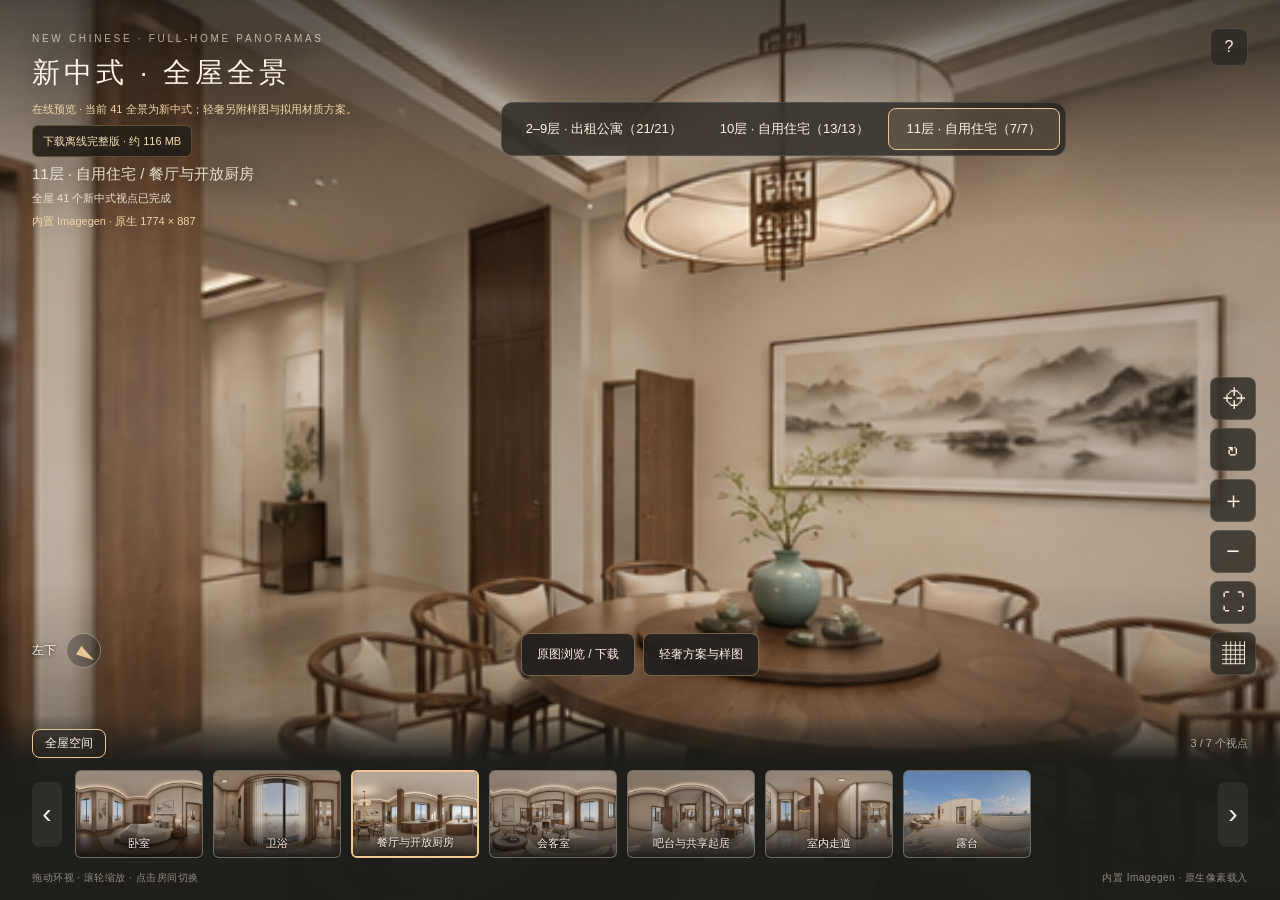
<file: panorama/index.html>
<!doctype html>
<html lang="zh-CN"><head><meta charset="utf-8"><meta name="viewport" content="width=device-width,initial-scale=1,viewport-fit=cover"><title>全屋全景 · 在线预览</title><style>:root{color-scheme:dark;font-family:-apple-system,BlinkMacSystemFont,"PingFang SC","Microsoft YaHei",sans-serif;color:#fff4e8;font-synthesis:none}*{box-sizing:border-box}body{margin:0;background:#252522;overflow:hidden}button{font:inherit;color:inherit;cursor:pointer;border:1px solid transparent;background:transparent;border-radius:8px;transition:background .18s,border .18s}button:hover{background:#ffffff24}button:focus-visible,canvas:focus-visible{outline:2px solid #e6c396;outline-offset:4px}button[aria-pressed=true]{border-color:#e7c596;background:#d1af7d33}button:disabled{opacity:.35;cursor:default}[hidden]{display:none!important}#view{width:100vw;height:100dvh;display:block;touch-action:none;cursor:grab;outline:none}#view:active{cursor:grabbing}#shade{position:fixed;inset:0;background:linear-gradient(#1119,transparent 25%,transparent 65%,#111a);pointer-events:none}header{position:fixed;top:0;left:0;right:0;padding:28px 32px;display:flex;align-items:flex-start;gap:20px;pointer-events:none}.brand{min-width:220px;text-shadow:0 2px 20px #0008}.eyebrow{font-size:10px;letter-spacing:2.7px;color:#fff3daab}h1{font-size:28px;font-weight:500;letter-spacing:4px;margin:8px 0 6px}#roomName{font-size:15px;margin:0;color:#fff9e9d9}nav{margin:auto;display:flex;padding:5px;border:1px solid #fff2;border-radius:12px;background:#25231fc9;backdrop-filter:blur(18px);pointer-events:auto}nav button{padding:11px 18px;font-size:13px;white-space:nowrap}.glass{background:#25231fa8;border-color:#fff2;backdrop-filter:blur(18px)}#helpToggle{width:38px;height:38px;pointer-events:auto}#loading{position:fixed;left:50%;top:44%;transform:translate(-50%,-50%);border:1px solid #fff2;border-radius:12px;padding:20px 24px;background:#282621df;display:flex;align-items:center;gap:12px;pointer-events:none;font-size:14px}#loading i{width:18px;height:18px;border:2px solid #fff3;border-top-color:#e6c396;border-radius:50%;animation:spin 1s linear infinite}@keyframes spin{to{transform:rotate(360deg)}}#error{position:fixed;inset:35% 15% auto;padding:24px;background:#332622ee;border:1px solid #d88b63;line-height:1.8;z-index:6}#tools{position:fixed;right:24px;bottom:225px;display:flex;flex-direction:column;gap:8px}#tools button{min-width:46px;min-height:43px;background:#24231dc2;border:1px solid #fff2;backdrop-filter:blur(12px);font-size:23px;display:flex;align-items:center;justify-content:center;gap:8px}#tools span{font-size:10px;display:none}#tools button:hover span{display:block;padding-right:5px}#orientation{position:fixed;left:32px;bottom:232px;display:flex;align-items:center;gap:10px;font-size:12px;text-shadow:0 1px 4px #000}.compass{width:35px;height:35px;border:1px solid #fff5;border-radius:50%;background:#2225;display:grid;place-items:center}#needle{width:0;height:0;border-left:5px solid transparent;border-right:5px solid transparent;border-bottom:18px solid #e9c698;transform-origin:center 65%}.panel{position:fixed;top:140px;left:32px;width:300px;background:#24241feF;border:1px solid #fff3;backdrop-filter:blur(20px);border-radius:14px;padding:16px;z-index:5;box-shadow:0 20px 60px #0004}.panelhead{display:flex;justify-content:space-between;align-items:center}h2{font-size:14px;letter-spacing:.5px;font-weight:500;margin:0}.panelhead button{font-size:24px;width:30px}#map{max-height:calc(100dvh - 400px);min-height:220px;height:380px;margin-top:10px;display:flex;justify-content:center}#map svg{height:100%;max-width:100%;overflow:visible}#map .point{cursor:pointer;outline:none}#map .point:hover circle,#map .point:focus-visible circle{fill:#fff}#mapPanel p{font-size:11px;color:#dbd4c4;margin:10px 0 0}.panel p{font-size:13px;line-height:2}.muted{color:#b8b0a1}#help{left:auto;right:32px;width:320px}footer{position:fixed;bottom:0;left:0;right:0;background:linear-gradient(transparent,#1d1d1af5 25%);padding:14px 32px 15px;transition:transform .25s}body.collapsed footer{transform:translateY(100%)}body.collapsed #tools{bottom:24px}body.collapsed #orientation{bottom:28px}.traytop{display:flex;align-items:center;justify-content:space-between;margin-bottom:9px}#units{display:flex;gap:6px}#units button{font-size:12px;padding:5px 12px;background:#26231faa}#counter{font-size:11px;color:#ece1cfb0}.roomrow{display:flex;gap:10px;align-items:center}.roomrow>button{font-size:28px;background:#fff1;width:30px;height:65px;flex-shrink:0}#rooms{display:flex;overflow-x:auto;gap:10px;scrollbar-width:thin;scrollbar-color:#ba9c7155 transparent;padding:3px;flex:1;scroll-behavior:smooth}.room{flex:0 0 128px;position:relative;width:128px;height:88px;border:1px solid #fff3;border-radius:6px;overflow:hidden;background:#47433b;padding:0}.room img{width:100%;height:100%;object-fit:cover;opacity:.78}.room[aria-pressed=true]{border:2px solid #efc991}.room[aria-pressed=true] img{opacity:1}.room span{position:absolute;bottom:0;left:0;right:0;background:linear-gradient(transparent,#000c);padding:17px 4px 6px;font-size:11px;text-shadow:0 1px 2px #000}.footnote{display:flex;justify-content:space-between;font-size:10px;color:#c5bba9b0;margin-top:10px;letter-spacing:.5px}@media(max-width:760px){header{padding:18px 16px;flex-wrap:wrap;gap:12px}.brand{flex:1;min-width:0}h1{font-size:23px}.eyebrow{font-size:8px;letter-spacing:1.3px}nav{order:3;width:100%;justify-content:space-between}nav button{font-size:11px;padding:8px 9px;flex:1}.panel{top:168px;left:16px;width:245px}#help{right:16px;left:16px;width:auto}#map{height:300px;max-height:calc(100dvh - 410px)}#tools{right:12px;bottom:207px;gap:6px}#tools button{min-width:39px;min-height:37px;font-size:20px}footer{padding:12px 12px 12px}#units{gap:2px}#units button{padding:5px 6px;font-size:11px}#counter{font-size:10px}.room{flex-basis:109px;width:109px;height:77px}.footnote span:last-child{display:none}#orientation{left:16px;bottom:210px}#roomName{font-size:12px}#loading{max-width:85vw;white-space:nowrap;font-size:12px}}
@media(prefers-reduced-motion:reduce){*{scroll-behavior:auto!important;transition:none!important}#loading i{animation:none}}

.offline-actions{position:fixed;left:50%;bottom:224px;transform:translateX(-50%);z-index:8;display:flex;gap:8px}.offline-actions button{padding:10px 15px;min-height:43px;background:#24211eeF;border:1px solid #ceb28275;font-size:12px;white-space:nowrap}.offline-version-note{font-size:11px;line-height:1.65;color:#f1d7a9;margin:8px 0;max-width:340px}.offline-package-link{display:inline-block;margin-top:7px;padding:6px 10px;background:#29241ded;border:1px solid #bd9c655f;border-radius:6px;color:#f4dcb4;text-decoration:none;pointer-events:auto}.offline-package-link:hover{background:#4a3a24}
#offlineDialog{width:min(1140px,96vw);height:92dvh;max-height:1000px;box-sizing:border-box;padding:0;border:1px solid #b89b6870;border-radius:12px;background:#22211e;color:#f1e7d6;overflow:auto}#offlineDialog::backdrop{background:#060606df}.offline-head{position:sticky;top:0;z-index:2;background:#27241ff5;border-bottom:1px solid #bea88535;padding:16px 22px;display:flex;align-items:center;justify-content:space-between;gap:12px}.offline-head h2{font-size:17px}#offlineClose{font-size:29px;width:40px;height:40px}.offline-body{padding:20px 25px}.offline-tabs{display:flex;gap:10px;margin:0 0 16px}.offline-tabs button{padding:10px 15px;border:1px solid #c9ab7c55}.offline-tabs button[aria-selected=true]{background:#b9955835;border-color:#d3af77}.offline-selects{display:flex;gap:12px;flex-wrap:wrap;margin-bottom:18px}.offline-selects label{font-size:12px;color:#cebea3;display:flex;align-items:center;gap:7px}.offline-selects select{font:inherit;color:#f8ead5;background:#33302b;border:1px solid #b39a725a;border-radius:5px;min-height:36px;padding:6px 9px}#offlineRoomHeading{font-size:16px;margin:10px 0 14px}#offlineOriginalImage{width:100%;max-height:56dvh;object-fit:contain;background:#141412;display:block}.offline-image-footer{display:flex;justify-content:space-between;gap:12px;padding:13px 0;font-size:12px;line-height:1.6}.offline-image-footer a,#offlineSampleDownload{color:#efd3a6;text-underline-offset:4px}#offlineCurrentThumbs{display:grid;grid-template-columns:repeat(auto-fill,minmax(115px,1fr));gap:10px;margin-top:17px}.offline-thumb{padding:0;overflow:hidden;border:1px solid #aa957060;border-radius:7px;background:#302c25;text-align:left}.offline-thumb img{width:100%;height:63px;object-fit:cover;display:block}.offline-thumb span{display:block;padding:8px;font-size:12px}.offline-thumb[aria-pressed=true]{border-color:#f5cc80}
#offlinePlanSection h3{font-size:15px;color:#e7cfa5;margin:27px 0 10px}#offlineNotes{padding-left:18px;color:#c7b99e;font-size:12px;line-height:1.9}#offlineDesignSummary,#offlineFloorSpec{font-size:14px;line-height:1.95;margin:10px 0}#offlineFloorSpec{border-left:2px solid #b39566;padding-left:13px;color:#d4c2a8}#offlinePalette{display:flex;flex-wrap:wrap;gap:10px;margin:18px 0}.offline-swatch{display:flex;align-items:center;gap:7px;font-size:11px;color:#dbccb5}.offline-swatch i{display:block;width:19px;height:19px;border:1px solid #9997;border-radius:50%}#offlineMaterials{display:grid;grid-template-columns:repeat(2,minmax(0,1fr));gap:12px}.offline-material{padding:15px;border:1px solid #c4ac7333;border-radius:7px;background:#2c2821}.offline-material h4{font-size:12px;margin:0 0 7px;color:#d4b685}.offline-material p{font-size:14px;margin:0 0 7px;line-height:1.7}.offline-material small{font-size:12px;color:#bbae96}.offline-detail{border-bottom:1px solid #fff1;padding:10px 0}.offline-detail strong{font-weight:500;font-size:13px}.offline-detail p,#offlineConstraints{font-size:12px;line-height:1.9;color:#cbbca4}.offline-limit{font-size:12px;line-height:1.9;color:#c9b694;background:#383025;padding:12px 14px;border:1px solid #d4b07322;border-radius:6px}#offlineSampleImage{display:block;width:100%;max-height:470px;object-fit:contain;background:#111}#offlineSampleSize{font-size:12px;line-height:1.8;color:#dec69e}#offlineGoToSample{padding:11px 15px;border:1px solid #cbb17b55;font-size:12px;margin:14px 0}
@media(max-width:760px){.offline-actions{bottom:198px;gap:5px}.offline-actions button{padding:9px 10px;min-height:37px;font-size:11px}.offline-version-note{font-size:10px;max-width:280px;line-height:1.4}.offline-head{padding:10px 14px}.offline-body{padding:14px}.offline-head h2{font-size:14px}.offline-tabs button{font-size:12px;padding:9px 10px}.offline-selects{gap:8px}.offline-selects select{max-width:200px}#offlineMaterials{grid-template-columns:1fr}#offlineCurrentThumbs{grid-template-columns:repeat(3,minmax(0,1fr))}.offline-image-footer{flex-direction:column;gap:4px}}
</style><style>#floors{overflow-x:auto}#floors button{flex-shrink:0}#units{overflow-x:auto;max-width:calc(100vw - 120px)}#units button{flex-shrink:0;white-space:nowrap}</style></head>
<body>
<canvas id="view" tabindex="0" aria-label="360度全景。拖动环视，滚轮缩放，也可使用方向键。"></canvas>
<div id="shade"></div>
<header><div class="brand"><span class="eyebrow">NEW CHINESE · FULL-HOME PANORAMAS</span><h1>新中式 · 全屋全景</h1><p class="offline-version-note">在线预览 · 当前 41 全景为新中式；轻奢另附样图与拟用材质方案。<br><a class="offline-package-link" href="https://github.com/RossBool/house3d/releases/download/offline-tour-2026-10-12/house3d-offline.html">下载离线完整版 · 约 116 MB</a></p><p id="roomName">正在进入室内…</p><p id="renderProgress" style="font-size:11px;color:#e8dfd0;margin:7px 0 0"></p><p id="qualityBadge" style="font-size:11px;color:#f2d3a6;margin:8px 0 0">等待Imagegen原图载入</p></div><nav id="floors" aria-label="选择楼层"></nav><button id="helpToggle" class="glass" aria-label="查看操作说明">?</button></header>
<div id="loading" role="status" aria-live="polite"><i></i><span>正在加载全景…</span></div>
<div id="error" role="alert" hidden></div>
<aside id="mapPanel" class="panel" hidden><div class="panelhead"><h2>原户型定位 · 点击选点</h2><button id="mapClose" aria-label="关闭平面图">×</button></div><div id="map"></div><p>图纸上方 ↑ &nbsp; 圆点为可环视位置</p></aside>
<aside id="help" class="panel" hidden><div class="panelhead"><h2>随目光，走进空间</h2><button id="helpClose" aria-label="关闭操作说明">×</button></div><p>鼠标或单指拖动：环视四周<br>滚轮或双指捏合：拉近、拉远<br>底部房间图：切换全景视点<br>平面图圆点：查看对应空间<br>键盘方向键：环视；+ / −：缩放</p><p class="muted">由内置 Imagegen 生成的 360° 全景，可上下左右环视及切换视点。当前为单目全景；不含头显立体深度和连续自由行走。</p><p class="muted">AI可能改变局部结构与家具细节；原建筑图仍为布局与尺寸依据。本版本使用内置 Imagegen 的原生分辨率；实际像素在载入后显示，未进行插值放大。</p></aside>
<div id="orientation"><span id="bearing">图上</span><div class="compass"><i id="needle"></i></div></div>
<div id="tools" aria-label="全景控制"><button id="mapToggle" title="打开整层平面图">⌖<span>平面图</span></button><button id="rotate" aria-pressed="false" title="自动环视">↻<span>自动环视</span></button><button id="zoomIn" aria-label="放大">＋</button><button id="zoomOut" aria-label="缩小">−</button><button id="fullscreen" aria-label="全屏查看">⛶</button><button id="trayToggle" aria-pressed="true" title="显示或收起房间">▦<span>房间</span></button></div>
<footer id="tray"><div class="traytop"><div id="units" aria-label="选择公寓"></div><span id="counter"></span></div><div class="roomrow"><button id="previous" aria-label="上一个房间">‹</button><div id="rooms" aria-label="选择房间"></div><button id="next" aria-label="下一个房间">›</button></div><div class="footnote"><span>拖动环视 · 滚轮缩放 · 点击房间切换</span><span>内置 Imagegen · 原生像素载入</span></div></footer>
<div class="offline-actions"><button id="offlineBrowse">原图浏览 / 下载</button><button id="offlinePlan">轻奢方案与样图</button></div>
<dialog id="offlineDialog" aria-labelledby="offlineDialogTitle"><div class="offline-head"><h2 id="offlineDialogTitle"></h2><button id="offlineClose" aria-label="关闭离线浏览面板">×</button></div><div class="offline-body"><div class="offline-tabs" role="tablist"><button id="offlineOriginalTab" role="tab" aria-selected="true">新中式原图</button><button id="offlinePlanTab" role="tab" aria-selected="false">轻奢拟用方案</button></div><div class="offline-selects"><label>楼层 <select id="offlineFloor"></select></label><label>空间 <select id="offlineRoom"></select></label></div><h3 id="offlineRoomHeading"></h3>
<section id="offlineOriginalSection"><img id="offlineOriginalImage" alt=""><div class="offline-image-footer"><span id="offlineOriginalSize"></span><a id="offlineDownload" download>下载此原图</a></div><div id="offlineCurrentThumbs"></div></section>
<section id="offlinePlanSection" hidden><p class="offline-limit">当前可漫游的 41 张全景为新中式版本。轻奢仅有 11 层餐厨样图与全屋拟用材质方案，尚未生成完整轻奢图组。</p><ul id="offlineNotes"></ul><div id="offlinePalette"></div><h3>这个空间的轻奢方向</h3><p id="offlineDesignSummary"></p><h3>沿用的地板配色</h3><p id="offlineFloorSpec"></p><h3>拟用材质与表面处理</h3><div id="offlineMaterials"></div><p class="offline-limit">这里的材料名称和表面处理为设计规格及材质推定，不是实物品牌、型号或真品保证；落地需以样板确认。</p><h3>布局与使用约束</h3><ul id="offlineConstraints"></ul><h3>后续细节出图计划</h3><div id="offlineDetailPlan"></div><button id="offlineGoToSample">查看 11 层餐厨唯一轻奢样图</button><section id="offlineSample"><h3>11 层餐厨轻奢预览样图</h3><img id="offlineSampleImage" alt=""><p id="offlineSampleSize"></p><a id="offlineSampleDownload" download>下载此预览样图</a></section></section></div></dialog>
<script id="offline-data" type="application/json">{"schema_version":1,"current_style":"新中式","luxury_status":"DESIGN_PROPOSAL_ONLY","tour":{"models":{"standard":{"label":"2–9层 · 出租公寓","walls":[[0.1,0.1,0.65,0.1,0.2],[1.35,0.1,2.15,0.1,0.2],[3.35,0.1,4.449999999999999,0.1,0.2],[6.25,0.1,8,0.1,0.2],[9.8,0.1,12,0.1,0.2],[0.65,0.1,1.35,0.1,0.05,"#79969b"],[2.15,0.1,3.35,0.1,0.05,"#79969b"],[4.449999999999999,0.1,6.25,0.1,0.05,"#79969b"],[8,0.1,9.8,0.1,0.05,"#79969b"],[0.1,0.1,0.1,2.5,0.2],[0.1,4.3,0.1,5.5,0.2],[0.1,6.699999999999999,0.1,11.1,0.2],[0.1,12.299999999999999,0.1,15.35,0.2],[0.1,16.55,0.1,17.25,0.2],[0.1,19.049999999999997,0.1,21.4,0.2],[0.1,2.5,0.1,4.3,0.05,"#79969b"],[0.1,5.5,0.1,6.699999999999999,0.05,"#79969b"],[0.1,11.1,0.1,12.299999999999999,0.05,"#79969b"],[0.1,15.35,0.1,16.55,0.05,"#79969b"],[0.1,17.25,0.1,19.049999999999997,0.05,"#79969b"],[12,0.1,12,0.6,0.2],[12,1.2999999999999998,12,2.4,0.2],[12,5.4,12,5.58,0.2],[12,6.779999999999999,12,7.4,0.2],[12,9.4,12,10.05,0.2],[12,10.75,12,11.35,0.2],[12,12.049999999999999,12,12.65,0.2],[12,14.65,12,15.600000000000001,0.2],[12,17.1,12,17.7,0.2],[12,19.2,12,20.299999999999997,0.2],[12,21,12,21.4,0.2],[12,0.6,12,1.2999999999999998,0.05,"#79969b"],[12,2.4,12,5.4,0.05,"#79969b"],[12,5.58,12,6.779999999999999,0.05,"#79969b"],[12,7.4,12,9.4,0.05,"#79969b"],[12,10.05,12,10.75,0.05,"#79969b"],[12,11.35,12,12.049999999999999,0.05,"#79969b"],[12,12.65,12,14.65,0.05,"#79969b"],[12,15.600000000000001,12,17.1,0.05,"#79969b"],[12,17.7,12,19.2,0.05,"#79969b"],[12,20.299999999999997,12,21,0.05,"#79969b"],[0.1,21.4,0.6500000000000001,21.4,0.2],[3.05,21.4,4.1499999999999995,21.4,0.2],[6.55,21.4,7.55,21.4,0.2],[9.95,21.4,10.950000000000001,21.4,0.2],[11.65,21.4,12,21.4,0.2],[0.6500000000000001,21.4,3.05,21.4,0.05,"#79969b"],[4.1499999999999995,21.4,6.55,21.4,0.05,"#79969b"],[7.55,21.4,9.95,21.4,0.05,"#79969b"],[10.950000000000001,21.4,11.65,21.4,0.05,"#79969b"],[2.2,6.9,2.2,10.9,0.2],[0.1,6.9,2.2,6.9,0.2],[0.1,12.4,2.2,12.4,0.2],[2.2,12.4,2.2,15,0.2],[0.1,15,2.2,15,0.2],[0.1,1.4,1,1.4,0.12],[1.7000000000000002,1.4,1.8,1.4,0.12],[1.8,0.1,1.8,1.4,0.12],[3.6,0.1,3.6,0.24999999999999994,0.12],[3.6,1.15,3.6,5.7,0.12],[3.6,6.7,3.6,6.9,0.12],[3.6,3.5,7.1,3.5,0.12],[7.1,0.1,7.1,3.5,0.12],[7.1,3.5,7.2299999999999995,3.5,0.12],[8.129999999999999,3.5,10.7,3.5,0.12],[10.7,0.1,10.7,5.2,0.12],[10.7,1.4,11.200000000000001,1.4,0.12],[11.9,1.4,12,1.4,0.12],[2.2,4.7,2.35,4.7,0.12],[3.35,4.7,3.6,4.7,0.12],[2.2,4.7,2.2,6.9,0.12],[0.1,6.9,2.2,6.9,0.12],[3.6,6.9,12,6.9,0.2],[3.6,6.9,3.6,7.15,0.12],[3.6,8.15,3.6,10.9,0.12],[10.7,6.9,10.7,9.15,0.12],[10.7,9.85,10.7,10.9,0.12],[3.6,10.9,12,10.9,0.2],[3.6,10.9,3.6,11.15,0.12],[3.6,12.049999999999999,3.6,15,0.12],[10.7,10.9,10.7,11.85,0.12],[10.7,12.549999999999999,10.7,15,0.12],[0.1,15,2.4499999999999997,15,0.12],[3.35,15,7.05,15,0.12],[7.95,15,12,15,0.12],[0.1,16.85,2.5999999999999996,16.85,0.12],[3.5,16.85,3.6,16.85,0.12],[3.6,16.85,3.6,21.4,0.12],[7.1,15,7.1,17.6,0.12],[7.1,18.5,7.1,20.35,0.12],[7.1,21.15,7.1,21.4,0.12],[7.1,17.6,12,17.6,0.12],[7.1,19.9,12,19.9,0.12]],"start":"standard_02","ready_count":21,"total_count":21,"units":{"A":{"ready":5,"total":5},"B":{"ready":4,"total":4},"C":{"ready":2,"total":2},"D":{"ready":3,"total":3},"E":{"ready":6,"total":6},"公共":{"ready":1,"total":1}}},"floor10":{"label":"10层 · 自用住宅","walls":[[0.1,0.1,0.65,0.1,0.2],[1.35,0.1,2.15,0.1,0.2],[3.35,0.1,4.449999999999999,0.1,0.2],[6.25,0.1,8,0.1,0.2],[9.8,0.1,12,0.1,0.2],[0.65,0.1,1.35,0.1,0.05,"#79969b"],[2.15,0.1,3.35,0.1,0.05,"#79969b"],[4.449999999999999,0.1,6.25,0.1,0.05,"#79969b"],[8,0.1,9.8,0.1,0.05,"#79969b"],[0.1,0.1,0.1,2.5,0.2],[0.1,4.3,0.1,5.5,0.2],[0.1,6.699999999999999,0.1,11.1,0.2],[0.1,12.299999999999999,0.1,15.35,0.2],[0.1,16.55,0.1,17.25,0.2],[0.1,19.049999999999997,0.1,21.4,0.2],[0.1,2.5,0.1,4.3,0.05,"#79969b"],[0.1,5.5,0.1,6.699999999999999,0.05,"#79969b"],[0.1,11.1,0.1,12.299999999999999,0.05,"#79969b"],[0.1,15.35,0.1,16.55,0.05,"#79969b"],[0.1,17.25,0.1,19.049999999999997,0.05,"#79969b"],[12,0.1,12,0.6,0.2],[12,1.2999999999999998,12,2.4,0.2],[12,5.4,12,5.58,0.2],[12,6.779999999999999,12,7.4,0.2],[12,9.4,12,10.05,0.2],[12,10.75,12,11.35,0.2],[12,12.049999999999999,12,12.65,0.2],[12,14.65,12,15.600000000000001,0.2],[12,17.1,12,17.7,0.2],[12,19.2,12,20.299999999999997,0.2],[12,21,12,21.4,0.2],[12,0.6,12,1.2999999999999998,0.05,"#79969b"],[12,2.4,12,5.4,0.05,"#79969b"],[12,5.58,12,6.779999999999999,0.05,"#79969b"],[12,7.4,12,9.4,0.05,"#79969b"],[12,10.05,12,10.75,0.05,"#79969b"],[12,11.35,12,12.049999999999999,0.05,"#79969b"],[12,12.65,12,14.65,0.05,"#79969b"],[12,15.600000000000001,12,17.1,0.05,"#79969b"],[12,17.7,12,19.2,0.05,"#79969b"],[12,20.299999999999997,12,21,0.05,"#79969b"],[0.1,21.4,0.6500000000000001,21.4,0.2],[3.05,21.4,4.1499999999999995,21.4,0.2],[6.55,21.4,7.55,21.4,0.2],[9.95,21.4,10.950000000000001,21.4,0.2],[11.65,21.4,12,21.4,0.2],[0.6500000000000001,21.4,3.05,21.4,0.05,"#79969b"],[4.1499999999999995,21.4,6.55,21.4,0.05,"#79969b"],[7.55,21.4,9.95,21.4,0.05,"#79969b"],[10.950000000000001,21.4,11.65,21.4,0.05,"#79969b"],[3.6,0.1,3.6,4.393,0.12],[3.6,5.293,3.6,6.9,0.12],[3.6,5.28,3.9040000000000004,5.28,0.12],[4.704000000000001,5.28,7.1,5.28,0.12],[7.1,0.1,7.1,5.693,0.12],[7.1,6.593,7.1,9.798,0.12],[7.1,10.697999999999999,7.1,10.9,0.12],[0.1,1.613,0.8890000000000001,1.613,0.12],[1.589,1.613,3.6,1.613,0.12],[7.1,1.613,9.744,1.613,0.12],[10.544,1.613,12,1.613,0.12],[0.1,6.9,2.57,6.9,0.12],[3.47,6.9,3.6,6.9,0.12],[0.1,6.9,2.208,6.9,0.2],[2.208,6.9,2.208,11.109,0.2],[3.6,6.9,3.6,11.262,0.2],[3.6,12.462,3.6,15,0.2],[0.1,12.427,2.208,12.427,0.2],[2.208,12.427,2.208,15,0.2],[0.1,15,3.6,15,0.2],[7.1,6.9,12,6.9,0.12],[7.1,10.9,12,10.9,0.12],[8.365,11.088,8.365,11.776,0.12],[8.365,12.576,8.365,15,0.12],[8.365,12.615,12,12.615,0.12],[7.1,10.9,7.1,13.096,0.12],[7.1,14.582,7.1,20.291,0.12],[7.1,21.090999999999998,7.1,21.24,0.12],[7.1,15,11.14,15,0.12],[11.84,15,12,15,0.12],[10.373,17.21,11.09,17.21,0.12],[11.79,17.21,12,17.21,0.12],[10.373,17.21,10.373,21.24,0.12],[10.373,20.105,10.845,20.105,0.12],[11.595,20.105,12,20.105,0.12]],"start":"floor10_00","ready_count":13,"total_count":13,"units":{"自用":{"ready":13,"total":13}}},"floor11":{"label":"11层 · 自用住宅","walls":[[0.1,0.1,0.65,0.1,0.2],[1.35,0.1,2.15,0.1,0.2],[3.35,0.1,4.449999999999999,0.1,0.2],[6.25,0.1,8,0.1,0.2],[9.8,0.1,12,0.1,0.2],[0.65,0.1,1.35,0.1,0.05,"#79969b"],[2.15,0.1,3.35,0.1,0.05,"#79969b"],[4.449999999999999,0.1,6.25,0.1,0.05,"#79969b"],[8,0.1,9.8,0.1,0.05,"#79969b"],[0.1,0.1,0.1,2.5,0.2],[0.1,4.3,0.1,5.5,0.2],[0.1,6.699999999999999,0.1,11.1,0.2],[0.1,12.299999999999999,0.1,15,0.2],[0.1,2.5,0.1,4.3,0.05,"#79969b"],[0.1,5.5,0.1,6.699999999999999,0.05,"#79969b"],[0.1,11.1,0.1,12.299999999999999,0.05,"#79969b"],[12,0.1,12,0.6,0.2],[12,1.2999999999999998,12,2.4,0.2],[12,5.4,12,5.58,0.2],[12,6.779999999999999,12,7.4,0.2],[12,9.4,12,10.05,0.2],[12,10.75,12,11.35,0.2],[12,12.049999999999999,12,12.65,0.2],[12,14.65,12,15,0.2],[12,0.6,12,1.2999999999999998,0.05,"#79969b"],[12,2.4,12,5.4,0.05,"#79969b"],[12,5.58,12,6.779999999999999,0.05,"#79969b"],[12,7.4,12,9.4,0.05,"#79969b"],[12,10.05,12,10.75,0.05,"#79969b"],[12,11.35,12,12.049999999999999,0.05,"#79969b"],[12,12.65,12,14.65,0.05,"#79969b"],[0.1,21.4,12,21.4,0.2],[0.1,15,0.1,21.4,0.2],[12,15,12,21.4,0.2],[3.6,0.266,3.6,0.30600000000000005,0.12],[3.6,1.006,3.6,5.579,0.12],[3.6,6.579,3.6,6.9,0.12],[0.1,1.613,3.6,1.613,0.12],[0.1,6.9,3.6,6.9,0.12],[0.1,6.9,2.073,6.9,0.12],[2.073,6.9,2.073,11.109,0.12],[3.6,6.9,3.6,11.262,0.12],[3.6,12.462,3.6,15,0.12],[0.1,12.427,2.073,12.427,0.12],[2.073,12.427,2.073,15,0.2],[0.1,15,2.073,15,0.2],[7.1,6.9,7.513,6.9,0.2],[10.723,6.9,12,6.9,0.2],[7.1,6.9,7.1,7.101999999999999,0.2],[7.1,8.001999999999999,7.1,10.9,0.2],[7.1,10.9,7.513,10.9,0.2],[10.723,10.9,12,10.9,0.2],[3.6,15,7.949999999999999,15,0.2],[9.54,15,12,15,0.2],[2.073,15,2.173,15,0.12],[3.373,15,3.6,15,0.12]],"start":"floor11_02","ready_count":7,"total_count":7,"units":{"自用":{"ready":7,"total":7}}}},"nodes":[{"id":"standard_00","model":"standard","label":"A卫浴","unit":"A","x":0.833,"y":0.77,"z":1.58,"initial_yaw":1.570796326794896,"initial_pitch":-0.38,"image":"panoramas/standard_00.png","thumbnail":"thumbs/standard_00.jpg","revision":"67c762aefd0ebe9e","width":1774,"height":887,"style":"新中式"},{"id":"standard_01","model":"standard","label":"A生活阳台","unit":"A","x":3.054,"y":0.877,"z":1.58,"initial_yaw":-1.2781305519043316,"initial_pitch":0,"image":"panoramas/standard_01.png","thumbnail":"thumbs/standard_01.jpg","revision":"4152189137009279","width":1774,"height":887,"style":"新中式"},{"id":"standard_02","model":"standard","label":"A起居","unit":"A","x":2.515,"y":3.318,"z":1.58,"initial_yaw":-1.1772459509051174,"initial_pitch":-0.12,"image":"panoramas/standard_02.png","thumbnail":"thumbs/standard_02.jpg","revision":"05aa25213d68c7bc","width":1774,"height":887,"style":"新中式"},{"id":"standard_03","model":"standard","label":"A厨房","unit":"A","x":1.17,"y":5.78,"z":1.58,"initial_yaw":3.141592653589793,"initial_pitch":-0.25,"image":"panoramas/standard_03.png","thumbnail":"thumbs/standard_03.jpg","revision":"618d617ce5a0cf8f","width":1774,"height":887,"style":"新中式"},{"id":"standard_04","model":"standard","label":"A卧室","unit":"A","x":4.695,"y":0.998,"z":1.58,"initial_yaw":2.4691216709858566,"initial_pitch":0,"image":"panoramas/standard_04.png","thumbnail":"thumbs/standard_04.jpg","revision":"b48a211f024a7ef6","width":1774,"height":887,"style":"新中式"},{"id":"standard_05","model":"standard","label":"B卧室","unit":"B","x":9.035,"y":1.272,"z":1.58,"initial_yaw":-2.899270026713898,"initial_pitch":0,"image":"panoramas/standard_05.png","thumbnail":"thumbs/standard_05.jpg","revision":"de5a53457de6aa35","width":1774,"height":887,"style":"新中式"},{"id":"standard_06","model":"standard","label":"B客餐厅","unit":"B","x":6.88,"y":5.18,"z":1.58,"initial_yaw":1.5707963267948966,"initial_pitch":-0.12,"image":"panoramas/standard_06.png","thumbnail":"thumbs/standard_06.jpg","revision":"39190925dd563da8","width":1774,"height":887,"style":"新中式"},{"id":"standard_07","model":"standard","label":"B阳台厨房","unit":"B","x":11.01,"y":6.012,"z":1.58,"initial_yaw":0.16840163188016824,"initial_pitch":-0.25,"image":"panoramas/standard_07.png","thumbnail":"thumbs/standard_07.jpg","revision":"a8a857851360a723","width":1774,"height":887,"style":"新中式"},{"id":"standard_08","model":"standard","label":"B卫浴","unit":"B","x":11.437,"y":1.09,"z":1.58,"initial_yaw":-0.3217505543966441,"initial_pitch":-0.38,"image":"panoramas/standard_08.png","thumbnail":"thumbs/standard_08.jpg","revision":"7b2e2d0fa0527ac8","width":1774,"height":887,"style":"新中式"},{"id":"standard_09","model":"standard","label":"E厨房","unit":"E","x":1.65,"y":16.064,"z":1.58,"initial_yaw":-1.3277794071053792,"initial_pitch":-0.25,"image":"panoramas/standard_09.png","thumbnail":"thumbs/standard_09.jpg","revision":"acbb1aad4bc898f9","width":1774,"height":887,"style":"新中式"},{"id":"standard_10","model":"standard","label":"E餐厅","unit":"E","x":4.918,"y":16.54,"z":1.58,"initial_yaw":-0.4225044590844387,"initial_pitch":0,"image":"panoramas/standard_10.png","thumbnail":"thumbs/standard_10.jpg","revision":"747a1a82c24d3dc5","width":1774,"height":887,"style":"新中式"},{"id":"standard_11","model":"standard","label":"E起居","unit":"E","x":5.481,"y":18.417,"z":1.58,"initial_yaw":-2.9453038266538454,"initial_pitch":-0.12,"image":"panoramas/standard_11.png","thumbnail":"thumbs/standard_11.jpg","revision":"7651d8a6f801e389","width":1774,"height":887,"style":"新中式"},{"id":"standard_12","model":"standard","label":"D卧室","unit":"D","x":7.94,"y":16.459,"z":1.58,"initial_yaw":1.4838641370764831,"initial_pitch":0,"image":"panoramas/standard_12.png","thumbnail":"thumbs/standard_12.jpg","revision":"03b11be061887023","width":1774,"height":887,"style":"新中式"},{"id":"standard_13","model":"standard","label":"E东南卧室","unit":"E","x":8.205,"y":18.75,"z":1.58,"initial_yaw":1.5707963267948966,"initial_pitch":0,"image":"panoramas/standard_13.png","thumbnail":"thumbs/standard_13.jpg","revision":"11c13c42ba23a5ce","width":1774,"height":887,"style":"新中式"},{"id":"standard_14","model":"standard","label":"公共走道","unit":"公共","x":2.797,"y":11.62,"z":1.58,"initial_yaw":0.0687816351754442,"initial_pitch":0,"image":"panoramas/standard_14.png","thumbnail":"thumbs/standard_14.jpg","revision":"1406716437d5355d","width":1774,"height":887,"style":"新中式"},{"id":"standard_15","model":"standard","label":"C开间","unit":"C","x":7.42,"y":9.175,"z":1.58,"initial_yaw":-0.7762241088523368,"initial_pitch":-0.12,"image":"panoramas/standard_15.png","thumbnail":"thumbs/standard_15.jpg","revision":"5039decd7fbe2e6d","width":1774,"height":887,"style":"新中式"},{"id":"standard_16","model":"standard","label":"C独立卫浴洗衣","unit":"C","x":11.223,"y":9.175,"z":1.58,"initial_yaw":0.37001358277707835,"initial_pitch":-0.38,"image":"panoramas/standard_16.png","thumbnail":"thumbs/standard_16.jpg","revision":"32542168a3f27fe4","width":1774,"height":887,"style":"新中式"},{"id":"standard_17","model":"standard","label":"D客餐厅","unit":"D","x":6.88,"y":13.102,"z":1.58,"initial_yaw":1.1151576998656072,"initial_pitch":-0.12,"image":"panoramas/standard_17.png","thumbnail":"thumbs/standard_17.jpg","revision":"71dd771ef1694909","width":1774,"height":887,"style":"新中式"},{"id":"standard_18","model":"standard","label":"D独立卫浴洗衣","unit":"D","x":11.223,"y":12.573,"z":1.58,"initial_yaw":2.879061313905361,"initial_pitch":-0.38,"image":"panoramas/standard_18.png","thumbnail":"thumbs/standard_18.jpg","revision":"d0ea131cfb790a5e","width":1774,"height":887,"style":"新中式"},{"id":"standard_19","model":"standard","label":"E西南卧室","unit":"E","x":1.999,"y":19.939,"z":1.58,"initial_yaw":-0.15364431217644114,"initial_pitch":0,"image":"panoramas/standard_19.png","thumbnail":"thumbs/standard_19.jpg","revision":"976ab08963487ad8","width":1774,"height":887,"style":"新中式"},{"id":"standard_20","model":"standard","label":"E独立卫浴洗衣","unit":"E","x":8.205,"y":20.77,"z":1.58,"initial_yaw":1.4655265379571984,"initial_pitch":-0.38,"image":"panoramas/standard_20.png","thumbnail":"thumbs/standard_20.jpg","revision":"5d6c91947fdc6618","width":1774,"height":887,"style":"新中式"},{"id":"floor10_00","model":"floor10","label":"卧室1","unit":"自用","x":1.861,"y":5.084,"z":1.58,"initial_yaw":0,"initial_pitch":0,"image":"panoramas/floor10_00.png","thumbnail":"thumbs/floor10_00.jpg","revision":"260b1ee353cb01bf","width":1774,"height":887,"style":"新中式"},{"id":"floor10_01","model":"floor10","label":"卫浴1","unit":"自用","x":2.368,"y":0.763,"z":1.58,"initial_yaw":-1.8003656519351587,"initial_pitch":-0.38,"image":"panoramas/floor10_01.png","thumbnail":"thumbs/floor10_01.jpg","revision":"68ce132c021ff20f","width":1774,"height":887,"style":"新中式"},{"id":"floor10_02","model":"floor10","label":"卧室2","unit":"自用","x":4.837,"y":4.569,"z":1.58,"initial_yaw":0.2761739842433488,"initial_pitch":0,"image":"panoramas/floor10_02.png","thumbnail":"thumbs/floor10_02.jpg","revision":"76061c718533f08c","width":1774,"height":887,"style":"新中式"},{"id":"floor10_03","model":"floor10","label":"卧室3","unit":"自用","x":9.662,"y":4.525,"z":1.58,"initial_yaw":-0.4541690173601216,"initial_pitch":0,"image":"panoramas/floor10_03.png","thumbnail":"thumbs/floor10_03.jpg","revision":"7e114a5a1acef3f6","width":1774,"height":887,"style":"新中式"},{"id":"floor10_04","model":"floor10","label":"卫浴2","unit":"自用","x":9.183,"y":1.024,"z":1.58,"initial_yaw":0.3,"initial_pitch":-0.2,"image":"panoramas/floor10_04.png","thumbnail":"thumbs/floor10_04.jpg","revision":"c6aa19a51e4c2273","width":1774,"height":887,"style":"新中式"},{"id":"floor10_05","model":"floor10","label":"卧室4","unit":"自用","x":10.201,"y":8.418,"z":1.58,"initial_yaw":-2.2522490069418453,"initial_pitch":0,"image":"panoramas/floor10_05.png","thumbnail":"thumbs/floor10_05.jpg","revision":"7495eeadc3cffff5","width":1774,"height":887,"style":"新中式"},{"id":"floor10_06","model":"floor10","label":"卫浴3","unit":"自用","x":10.437,"y":11.831,"z":1.58,"initial_yaw":1.5707963267948966,"initial_pitch":-0.2,"image":"panoramas/floor10_06.png","thumbnail":"thumbs/floor10_06.jpg","revision":"3a1a8379b280182b","width":1774,"height":887,"style":"新中式"},{"id":"floor10_07","model":"floor10","label":"衣帽间","unit":"自用","x":10.437,"y":14.008,"z":1.58,"initial_yaw":-1.142088154873587,"initial_pitch":0,"image":"panoramas/floor10_07.png","thumbnail":"thumbs/floor10_07.jpg","revision":"65ca05607846069a","width":1774,"height":887,"style":"新中式"},{"id":"floor10_08","model":"floor10","label":"主卧套间","unit":"自用","x":8.619,"y":19.619,"z":1.58,"initial_yaw":0.10280983707797871,"initial_pitch":0,"image":"panoramas/floor10_08.png","thumbnail":"thumbs/floor10_08.jpg","revision":"bcaffb46f0a132cd","width":1774,"height":887,"style":"新中式"},{"id":"floor10_09","model":"floor10","label":"主卫","unit":"自用","x":11.271,"y":18.381,"z":1.58,"initial_yaw":-0.875,"initial_pitch":-0.3,"image":"panoramas/floor10_09.png","thumbnail":"thumbs/floor10_09.jpg","revision":"c4c52269b524886d","width":1774,"height":887,"style":"新中式"},{"id":"floor10_10","model":"floor10","label":"淋浴间","unit":"自用","x":11.271,"y":20.466,"z":1.58,"initial_yaw":-2.667753224455764,"initial_pitch":-0.38,"image":"panoramas/floor10_10.png","thumbnail":"thumbs/floor10_10.jpg","revision":"3a670e1a141b8492","width":1774,"height":887,"style":"新中式"},{"id":"floor10_11","model":"floor10","label":"客厅与开放吧台","unit":"自用","x":4.027,"y":18.042,"z":1.58,"initial_yaw":0.5,"initial_pitch":-0.16,"image":"panoramas/floor10_11.png","thumbnail":"thumbs/floor10_11.jpg","revision":"c6181de48302de1a","width":1774,"height":887,"style":"新中式"},{"id":"floor10_12","model":"floor10","label":"共享门厅与走道","unit":"自用","x":5.654,"y":13.802,"z":1.58,"initial_yaw":-0.07528733933966823,"initial_pitch":0,"image":"panoramas/floor10_12.png","thumbnail":"thumbs/floor10_12.jpg","revision":"998f89d17513927b","width":1774,"height":887,"style":"新中式"},{"id":"floor11_00","model":"floor11","label":"卧室","unit":"自用","x":2.108,"y":5.363,"z":1.58,"initial_yaw":-0.2356792273681419,"initial_pitch":0,"image":"panoramas/floor11_00.png","thumbnail":"thumbs/floor11_00.jpg","revision":"997edf452e1a572b","width":1774,"height":887,"style":"新中式"},{"id":"floor11_01","model":"floor11","label":"卫浴","unit":"自用","x":2.644,"y":0.516,"z":1.58,"initial_yaw":-0.6,"initial_pitch":-0.2,"image":"panoramas/floor11_01.png","thumbnail":"thumbs/floor11_01.jpg","revision":"1adc5d0ef55b0a86","width":1774,"height":887,"style":"新中式"},{"id":"floor11_02","model":"floor11","label":"餐厅与开放厨房","unit":"自用","x":8.211,"y":3.246,"z":1.58,"initial_yaw":-2.1417185478493113,"initial_pitch":0,"image":"panoramas/floor11_02.png","thumbnail":"thumbs/floor11_02.jpg","revision":"1929d4b1b8235d41","width":1774,"height":887,"style":"新中式"},{"id":"floor11_03","model":"floor11","label":"会客室","unit":"自用","x":9.677,"y":8.976,"z":1.58,"initial_yaw":-1.5707963267948966,"initial_pitch":-0.12,"image":"panoramas/floor11_03.png","thumbnail":"thumbs/floor11_03.jpg","revision":"d5c77b39074cedb7","width":1774,"height":887,"style":"新中式"},{"id":"floor11_04","model":"floor11","label":"吧台与共享起居","unit":"自用","x":5.974,"y":12.796,"z":1.58,"initial_yaw":1.7231141028283041,"initial_pitch":-0.12,"image":"panoramas/floor11_04.png","thumbnail":"thumbs/floor11_04.jpg","revision":"d6d67f51e7f8854a","width":1774,"height":887,"style":"新中式"},{"id":"floor11_05","model":"floor11","label":"室内走道","unit":"自用","x":2.492,"y":11.689,"z":1.58,"initial_yaw":1.5707963267948966,"initial_pitch":0,"image":"panoramas/floor11_05.png","thumbnail":"thumbs/floor11_05.jpg","revision":"a374f441bc0fd7a5","width":1774,"height":887,"style":"新中式"},{"id":"floor11_06","model":"floor11","label":"露台","unit":"自用","x":9.664,"y":19.296,"z":1.58,"initial_yaw":-1.3071200484681769,"initial_pitch":0,"image":"panoramas/floor11_06.png","thumbnail":"thumbs/floor11_06.jpg","revision":"5a6cbd12ea12829e","width":1774,"height":887,"style":"新中式"}],"progress":{"completed":41,"expected":41,"status":"IMAGEGEN_COMPLETE"},"generator":"built-in imagegen","style":"新中式"},"materials":{"title":"轻奢全屋 · 地板配色保留方案","status":"DESIGN_PROPOSAL_ONLY","notes":["离线全景中41个视点为已完成的新中式版本；轻奢目前仅餐厨样图及本材质方案。","轻奢样图与现有全景的实际尺寸均为1774×887，未放大，不是原生4K。用户已选择暂不使用API。","地板色调与材料外观来自现有图像的视觉判断；显示器和光照会影响颜色，不能代替实物色样。","材料表为拟用的常见可施工材料与正常可制造家具类型，未指定或认证品牌、型号，图片不是已采购实物照片。","保留独立出租套房各自的厨房、卫生间，以及10、11层自用住宅用途。","关键局部列表为后续出图范围；未生成的高清整体及细节图片不作完成标记。"],"palette":[{"name":"原地面 · 暖米石色","color":"#C7B49A","usage":"现有米白、米咖、灰褐石纹地面按各空间保留；色块仅为屏幕示意"},{"name":"原地面 · 暖棕木色","color":"#9B704D","usage":"卧室和衣帽间原木纹色调按各空间保留；色块仅为屏幕示意"},{"name":"墙与软装 · 燕麦白","color":"#E7DFD2","usage":"哑光墙面、窗帘与软包"},{"name":"柜体 · 暖胡桃木","color":"#775A43","usage":"平板木饰面与真实柜门结构"},{"name":"点缀 · 香槟金属","color":"#B29A74","usage":"少量拉丝五金与成品灯具"}],"rooms":[{"id":"standard_00","model":"standard","group_label":"2–9层 · 五套出租公寓","label":"A卫浴","unit":"A","style":"轻奢（拟用方案）","design_summary":"浴室柜改为防潮平板门及细窄拉手，避免湿区实木格栅和无法清洁的镂空。","floor":{"tone":"暖浅灰褐/米咖底，浅米白石脉，整体比起居区略深","material_inference":"暖灰褐石纹砖或石材外观，接触阴影清楚；实材类型未证实","proposed_material":"同色防滑石纹瓷砖，淋浴区用匹配色系的小分格/切割砖实现找坡","preserve_color":true},"materials":[{"area":"地面","material":"同色防滑石纹瓷砖，淋浴区用匹配色系的小分格/切割砖实现找坡","color":"暖浅灰褐/米咖底，浅米白石脉，整体比起居区略深","finish":"保留原配色与纹理尺度；实物色样另核"},{"area":"湿区墙面","material":"瓷质墙砖","color":"米白、暖灰褐","finish":"有真实砖缝和阴阳角收口"},{"area":"灯具与五金","material":"金属灯体、玻璃灯罩、常规连接件","color":"少量香槟色或暖灰金属","finish":"细拉丝；显示真实安装和收口"},{"area":"浴室柜","material":"防潮板柜体与耐水饰面","color":"暖胡桃木或浅暖灰","finish":"平整门板、可用拉手与检修空间"},{"area":"台盆与龙头","material":"卫生陶瓷台盆、金属龙头","color":"白色与拉丝金属","finish":"釉面、清楚的排水口与五金连接"},{"area":"镜与淋浴隔断","material":"墙面固定玻璃镜、玻璃淋浴隔断","color":"透明及中性镜面","finish":"镜子与盆同墙；隔断用可见五金固定"}],"details":[{"title":"洗手台、墙镜与地面衔接","framing":"正对洗手台略偏侧，包含整面镜子、龙头、台盆、柜体底缘及一段原色地面"}],"constraints":["镜子固定在台盆上方同一面实墙，台盆柜背靠墙、正面朝使用者；保留窗与门以及已修正的唯一马桶，不再复制到接缝。"]},{"id":"standard_01","model":"standard","group_label":"2–9层 · 五套出租公寓","label":"A生活阳台","unit":"A","style":"轻奢（拟用方案）","design_summary":"浅暖灰耐水柜体配少量金属拉手；台面用同色石英石或易清洁瓷质台面。","floor":{"tone":"暖米白—浅米灰底，浅灰褐细碎石纹；受日照处偏象牙白，阴影处偏浅灰褐","material_inference":"有石纹和分缝的瓷砖/石材外观，轻微反射；不能凭图确认天然石材","proposed_material":"同色哑光或柔光石纹瓷砖，保留原图分缝尺度和纹理疏密","preserve_color":true},"materials":[{"area":"地面","material":"同色哑光或柔光石纹瓷砖，保留原图分缝尺度和纹理疏密","color":"暖米白—浅米灰底，浅灰褐细碎石纹；受日照处偏象牙白，阴影处偏浅灰褐","finish":"保留原配色与纹理尺度；实物色样另核"},{"area":"墙面","material":"内墙乳胶漆","color":"暖白、浅米灰","finish":"哑光，呈现正常墙面与阴角"},{"area":"灯具与五金","material":"金属灯体、玻璃灯罩、常规连接件","color":"少量香槟色或暖灰金属","finish":"细拉丝；显示真实安装和收口"},{"area":"家政台柜","material":"耐水饰面柜体与石英石台面","color":"浅暖灰、米白","finish":"成品洗衣机前开门不受阻；保留排水和检修"},{"area":"收纳与五金","material":"成品金属挂件和收纳架","color":"暖灰金属","finish":"真实固定位置，不遮窗或入口"}],"details":[{"title":"洗衣机与生活阳台收纳台","framing":"可看到洗衣机整面、门开启空间、台面、窗下口及原地面"}],"constraints":["洗衣机正面朝通道，保留滚筒开门、进排水及检修空间；窗扇、卧室入口不被台面或收纳柜挡住。"]},{"id":"standard_02","model":"standard","group_label":"2–9层 · 五套出租公寓","label":"A起居","unit":"A","style":"轻奢（拟用方案）","design_summary":"紧凑可拆洗布艺沙发，圆角小茶几配拉丝金属细脚；保留暖色地毯基调。","floor":{"tone":"暖米白—浅米灰底，浅灰褐细碎石纹；受日照处偏象牙白，阴影处偏浅灰褐","material_inference":"有石纹和分缝的瓷砖/石材外观，轻微反射；不能凭图确认天然石材","proposed_material":"同色哑光或柔光石纹瓷砖，保留原图分缝尺度和纹理疏密","preserve_color":true},"materials":[{"area":"地面","material":"同色哑光或柔光石纹瓷砖，保留原图分缝尺度和纹理疏密","color":"暖米白—浅米灰底，浅灰褐细碎石纹；受日照处偏象牙白，阴影处偏浅灰褐","finish":"保留原配色与纹理尺度；实物色样另核"},{"area":"墙面","material":"内墙乳胶漆","color":"暖白、浅米灰","finish":"哑光，呈现正常墙面与阴角"},{"area":"灯具与五金","material":"金属灯体、玻璃灯罩、常规连接件","color":"少量香槟色或暖灰金属","finish":"细拉丝；显示真实安装和收口"},{"area":"软体家具","material":"可制造的木/金属框架与织物软包","color":"燕麦色、浅米驼","finish":"有正常支撑、座垫接缝与织物纹理"},{"area":"桌几","material":"浅暖色瓷质台面、木或金属支架","color":"浅米白、暖胡桃木","finish":"圆角边缘、真实厚度和承重支撑"},{"area":"收纳柜","material":"木纹饰面板平板柜门","color":"中等暖胡桃木","finish":"整洁平板柜门与少量拉丝拉手"}],"details":[{"title":"沙发、茶几与地毯触感","framing":"平视斜拍沙发座面和茶几，同时纳入地毯边缘与裸露石纹地面"}],"constraints":["沙发朝向茶几/休闲区，门扇与阳台入口畅通；茶几落地可靠，不放大到侵占房间主要通道。"]},{"id":"standard_03","model":"standard","group_label":"2–9层 · 五套出租公寓","label":"A厨房","unit":"A","style":"轻奢（拟用方案）","design_summary":"耐磨平板柜门、石英石工作台、普通不锈钢水槽；金属只用在把手和水龙头。","floor":{"tone":"暖米白—浅米灰底，浅灰褐细碎石纹；受日照处偏象牙白，阴影处偏浅灰褐","material_inference":"有石纹和分缝的瓷砖/石材外观，轻微反射；不能凭图确认天然石材","proposed_material":"同色哑光或柔光石纹瓷砖，保留原图分缝尺度和纹理疏密","preserve_color":true},"materials":[{"area":"地面","material":"同色哑光或柔光石纹瓷砖，保留原图分缝尺度和纹理疏密","color":"暖米白—浅米灰底，浅灰褐细碎石纹；受日照处偏象牙白，阴影处偏浅灰褐","finish":"保留原配色与纹理尺度；实物色样另核"},{"area":"墙面","material":"内墙乳胶漆","color":"暖白、浅米灰","finish":"哑光，呈现正常墙面与阴角"},{"area":"灯具与五金","material":"金属灯体、玻璃灯罩、常规连接件","color":"少量香槟色或暖灰金属","finish":"细拉丝；显示真实安装和收口"},{"area":"橱柜","material":"木纹饰面板平板柜门","color":"暖棕木色、局部浅米灰","finish":"柜门分缝与边缘封边可见"},{"area":"操作台面","material":"浅暖色石英石台面","color":"浅米白、细腻弱纹理","finish":"可见边厚、支撑和合理拼缝"},{"area":"厨房设备","material":"不锈钢水槽、成品烟机、成品灶具与冰箱","color":"不锈钢、黑色玻璃","finish":"烟机对准灶具；电器开门和检修空间真实"}],"details":[{"title":"水槽到灶台的工作台","framing":"近景覆盖水槽、龙头、可用备餐台及灶具/烟机，下沿保留一点原色地面"}],"constraints":["保留原墙边橱柜、窗、水槽和炉灶位置；灶上有可安装烟机；冰箱开门和通往起居区的过道保持畅通。"]},{"id":"standard_04","model":"standard","group_label":"2–9层 · 五套出租公寓","label":"A卧室","unit":"A","style":"轻奢（拟用方案）","design_summary":"薄边软包床、可擦洗织物、轻巧实木/木皮书桌，细金属灯具作少量点缀。","floor":{"tone":"中等明度暖蜂蜜棕—浅胡桃棕，木纹沿长条板方向，不带冷灰漂白感","material_inference":"长条木地板/木纹饰面地板外观，亚光或低光泽；不能据图确认木种","proposed_material":"同色多层实木复合地板或耐磨木纹地板，实际材料按耐用和湿度条件选定；保留板宽、铺向与明度","preserve_color":true},"materials":[{"area":"地面","material":"同色多层实木复合地板或耐磨木纹地板，实际材料按耐用和湿度条件选定；保留板宽、铺向与明度","color":"中等明度暖蜂蜜棕—浅胡桃棕，木纹沿长条板方向，不带冷灰漂白感","finish":"保留原配色与纹理尺度；实物色样另核"},{"area":"墙面","material":"内墙乳胶漆","color":"暖白、浅米灰","finish":"哑光，呈现正常墙面与阴角"},{"area":"灯具与五金","material":"金属灯体、玻璃灯罩、常规连接件","color":"少量香槟色或暖灰金属","finish":"细拉丝；显示真实安装和收口"},{"area":"床与床头","material":"织物软包床头、正常木或金属承重床架","color":"燕麦色、浅米驼","finish":"织物纤维与缝线清楚，床头紧贴实墙"},{"area":"衣柜与床头柜","material":"木纹饰面板平板柜门","color":"暖棕木色、浅米灰","finish":"柜门与抽屉有实际开启余量"},{"area":"窗帘与床品","material":"亚麻混纺窗帘、棉质床品","color":"米白、浅灰褐","finish":"自然垂坠与细纹理"}],"details":[{"title":"床头与书桌椅使用关系","framing":"从床侧看床头软包、床头柜和面向桌面的椅子，包含长条木地板"}],"constraints":["床头靠实墙，书椅面向桌面；衣柜和房门可打开，床边有进出位置；不增加第二张床。"]},{"id":"standard_05","model":"standard","group_label":"2–9层 · 五套出租公寓","label":"B卧室","unit":"B","style":"轻奢（拟用方案）","design_summary":"简洁木皮桌面、耐磨布面椅及小型任务灯；不用占据桌面的大型摆件。","floor":{"tone":"中等明度暖蜂蜜棕—浅胡桃棕，木纹沿长条板方向，不带冷灰漂白感","material_inference":"长条木地板/木纹饰面地板外观，亚光或低光泽；不能据图确认木种","proposed_material":"同色多层实木复合地板或耐磨木纹地板，实际材料按耐用和湿度条件选定；保留板宽、铺向与明度","preserve_color":true},"materials":[{"area":"地面","material":"同色多层实木复合地板或耐磨木纹地板，实际材料按耐用和湿度条件选定；保留板宽、铺向与明度","color":"中等明度暖蜂蜜棕—浅胡桃棕，木纹沿长条板方向，不带冷灰漂白感","finish":"保留原配色与纹理尺度；实物色样另核"},{"area":"墙面","material":"内墙乳胶漆","color":"暖白、浅米灰","finish":"哑光，呈现正常墙面与阴角"},{"area":"灯具与五金","material":"金属灯体、玻璃灯罩、常规连接件","color":"少量香槟色或暖灰金属","finish":"细拉丝；显示真实安装和收口"},{"area":"床与床头","material":"织物软包床头、正常木或金属承重床架","color":"燕麦色、浅米驼","finish":"织物纤维与缝线清楚，床头紧贴实墙"},{"area":"衣柜与床头柜","material":"木纹饰面板平板柜门","color":"暖棕木色、浅米灰","finish":"柜门与抽屉有实际开启余量"},{"area":"窗帘与床品","material":"亚麻混纺窗帘、棉质床品","color":"米白、浅灰褐","finish":"自然垂坠与细纹理"}],"details":[{"title":"书桌、椅子与窗下木地板","framing":"从椅背一侧斜拍桌面和窗边，保留椅子朝向及木板铺向"}],"constraints":["椅子朝桌、能收进桌底；与床头柜及床侧不相撞，保留窗帘垂落和衣柜开启区域。"]},{"id":"standard_06","model":"standard","group_label":"2–9层 · 五套出租公寓","label":"B客餐厅","unit":"B","style":"轻奢（拟用方案）","design_summary":"耐擦洗小型餐桌、软包餐椅和简洁封闭柜门；奢感靠比例与金属细节而非体量。","floor":{"tone":"暖米白—浅米灰底，浅灰褐细碎石纹；受日照处偏象牙白，阴影处偏浅灰褐","material_inference":"有石纹和分缝的瓷砖/石材外观，轻微反射；不能凭图确认天然石材","proposed_material":"同色哑光或柔光石纹瓷砖，保留原图分缝尺度和纹理疏密","preserve_color":true},"materials":[{"area":"地面","material":"同色哑光或柔光石纹瓷砖，保留原图分缝尺度和纹理疏密","color":"暖米白—浅米灰底，浅灰褐细碎石纹；受日照处偏象牙白，阴影处偏浅灰褐","finish":"保留原配色与纹理尺度；实物色样另核"},{"area":"墙面","material":"内墙乳胶漆","color":"暖白、浅米灰","finish":"哑光，呈现正常墙面与阴角"},{"area":"灯具与五金","material":"金属灯体、玻璃灯罩、常规连接件","color":"少量香槟色或暖灰金属","finish":"细拉丝；显示真实安装和收口"},{"area":"软体家具","material":"可制造的木/金属框架与织物软包","color":"燕麦色、浅米驼","finish":"有正常支撑、座垫接缝与织物纹理"},{"area":"桌几","material":"浅暖色瓷质台面、木或金属支架","color":"浅米白、暖胡桃木","finish":"圆角边缘、真实厚度和承重支撑"},{"area":"收纳柜","material":"木纹饰面板平板柜门","color":"中等暖胡桃木","finish":"整洁平板柜门与少量拉丝拉手"},{"area":"餐椅","material":"织物软包木腿成品结构餐椅","color":"米白、暖棕","finish":"椅子朝餐桌，保留腿部与通行空间"}],"details":[{"title":"餐桌椅与背景收纳","framing":"斜拍餐桌一角、至少两把面向桌面的椅子及其腿部和原地面"}],"constraints":["餐椅朝桌、椅背后留可进出区域；厨房、卧室和入户门保持独立通行；沙发与用餐区不合并成大套间。"]},{"id":"standard_07","model":"standard","group_label":"2–9层 · 五套出租公寓","label":"B阳台厨房","unit":"B","style":"轻奢（拟用方案）","design_summary":"耐水易清洁柜门及低反光台面；遮阳用易清洁卷帘或百叶，避免布帘落到烹饪区。","floor":{"tone":"暖米白—浅米灰底，浅灰褐细碎石纹；受日照处偏象牙白，阴影处偏浅灰褐","material_inference":"有石纹和分缝的瓷砖/石材外观，轻微反射；不能凭图确认天然石材","proposed_material":"同色哑光或柔光石纹瓷砖，保留原图分缝尺度和纹理疏密","preserve_color":true},"materials":[{"area":"地面","material":"同色哑光或柔光石纹瓷砖，保留原图分缝尺度和纹理疏密","color":"暖米白—浅米灰底，浅灰褐细碎石纹；受日照处偏象牙白，阴影处偏浅灰褐","finish":"保留原配色与纹理尺度；实物色样另核"},{"area":"墙面","material":"内墙乳胶漆","color":"暖白、浅米灰","finish":"哑光，呈现正常墙面与阴角"},{"area":"灯具与五金","material":"金属灯体、玻璃灯罩、常规连接件","color":"少量香槟色或暖灰金属","finish":"细拉丝；显示真实安装和收口"},{"area":"橱柜","material":"木纹饰面板平板柜门","color":"暖棕木色、局部浅米灰","finish":"柜门分缝与边缘封边可见"},{"area":"操作台面","material":"浅暖色石英石台面","color":"浅米白、细腻弱纹理","finish":"可见边厚、支撑和合理拼缝"},{"area":"厨房设备","material":"不锈钢水槽、成品烟机、成品灶具与冰箱","color":"不锈钢、黑色玻璃","finish":"烟机对准灶具；电器开门和检修空间真实"}],"details":[{"title":"阳台厨房水槽与灶具","framing":"从操作通道看水槽、炉灶及薄型烟机，能看到窗和柜脚地面"}],"constraints":["保留狭长厨房、水槽、炉灶、洗衣机和独立卫浴入口；炉灶与窗边遮阳不直接接触，台面正面可操作。"]},{"id":"standard_08","model":"standard","group_label":"2–9层 · 五套出租公寓","label":"B卫浴","unit":"B","style":"轻奢（拟用方案）","design_summary":"小型防潮浴室柜、陶瓷盆、薄边镜，细窄拉丝金属代替大面积金色镜面。","floor":{"tone":"暖浅灰褐/米咖底，浅米白石脉，整体比起居区略深","material_inference":"暖灰褐石纹砖或石材外观，接触阴影清楚；实材类型未证实","proposed_material":"同色防滑石纹瓷砖，淋浴区用匹配色系的小分格/切割砖实现找坡","preserve_color":true},"materials":[{"area":"地面","material":"同色防滑石纹瓷砖，淋浴区用匹配色系的小分格/切割砖实现找坡","color":"暖浅灰褐/米咖底，浅米白石脉，整体比起居区略深","finish":"保留原配色与纹理尺度；实物色样另核"},{"area":"湿区墙面","material":"瓷质墙砖","color":"米白、暖灰褐","finish":"有真实砖缝和阴阳角收口"},{"area":"灯具与五金","material":"金属灯体、玻璃灯罩、常规连接件","color":"少量香槟色或暖灰金属","finish":"细拉丝；显示真实安装和收口"},{"area":"浴室柜","material":"防潮板柜体与耐水饰面","color":"暖胡桃木或浅暖灰","finish":"平整门板、可用拉手与检修空间"},{"area":"台盆与龙头","material":"卫生陶瓷台盆、金属龙头","color":"白色与拉丝金属","finish":"釉面、清楚的排水口与五金连接"},{"area":"镜与淋浴隔断","material":"墙面固定玻璃镜、玻璃淋浴隔断","color":"透明及中性镜面","finish":"镜子与盆同墙；隔断用可见五金固定"}],"details":[{"title":"台盆、墙镜与马桶之间的使用空间","framing":"略侧近景呈现台盆、镜子下缘、马桶和地面，保留真实高度关系"}],"constraints":["镜子与柜体背靠同一面实墙，马桶独立、前方可使用；原门窗不改为镜面或装饰板；不增加第二个台盆。"]},{"id":"standard_09","model":"standard","group_label":"2–9层 · 五套出租公寓","label":"E厨房","unit":"E","style":"轻奢（拟用方案）","design_summary":"平板柜门、可清洁背板及石英石台面，金属饰条细且有真实安装位置。","floor":{"tone":"暖米白—浅米灰底，浅灰褐细碎石纹；受日照处偏象牙白，阴影处偏浅灰褐","material_inference":"有石纹和分缝的瓷砖/石材外观，轻微反射；不能凭图确认天然石材","proposed_material":"同色哑光或柔光石纹瓷砖，保留原图分缝尺度和纹理疏密","preserve_color":true},"materials":[{"area":"地面","material":"同色哑光或柔光石纹瓷砖，保留原图分缝尺度和纹理疏密","color":"暖米白—浅米灰底，浅灰褐细碎石纹；受日照处偏象牙白，阴影处偏浅灰褐","finish":"保留原配色与纹理尺度；实物色样另核"},{"area":"墙面","material":"内墙乳胶漆","color":"暖白、浅米灰","finish":"哑光，呈现正常墙面与阴角"},{"area":"灯具与五金","material":"金属灯体、玻璃灯罩、常规连接件","color":"少量香槟色或暖灰金属","finish":"细拉丝；显示真实安装和收口"},{"area":"橱柜","material":"木纹饰面板平板柜门","color":"暖棕木色、局部浅米灰","finish":"柜门分缝与边缘封边可见"},{"area":"操作台面","material":"浅暖色石英石台面","color":"浅米白、细腻弱纹理","finish":"可见边厚、支撑和合理拼缝"},{"area":"厨房设备","material":"不锈钢水槽、成品烟机、成品灶具与冰箱","color":"不锈钢、黑色玻璃","finish":"烟机对准灶具；电器开门和检修空间真实"}],"details":[{"title":"烟机、炉灶与台面边缘","framing":"清晰拍到烟机进风口、灶具、台面接缝和下柜把手，边缘纳入原色地面"}],"constraints":["烟机在原灶正上方，排风路径在既有吊柜中表达；保留窗前水槽、冰箱方向和两道门通行。"]},{"id":"standard_10","model":"standard","group_label":"2–9层 · 五套出租公寓","label":"E餐厅","unit":"E","style":"轻奢（拟用方案）","design_summary":"小型圆角桌、耐磨软包椅、拉丝金属脚；避免厚重整石桌块和失去支撑的桌面。","floor":{"tone":"暖米白—浅米灰底，浅灰褐细碎石纹；受日照处偏象牙白，阴影处偏浅灰褐","material_inference":"有石纹和分缝的瓷砖/石材外观，轻微反射；不能凭图确认天然石材","proposed_material":"同色哑光或柔光石纹瓷砖，保留原图分缝尺度和纹理疏密","preserve_color":true},"materials":[{"area":"地面","material":"同色哑光或柔光石纹瓷砖，保留原图分缝尺度和纹理疏密","color":"暖米白—浅米灰底，浅灰褐细碎石纹；受日照处偏象牙白，阴影处偏浅灰褐","finish":"保留原配色与纹理尺度；实物色样另核"},{"area":"墙面","material":"内墙乳胶漆","color":"暖白、浅米灰","finish":"哑光，呈现正常墙面与阴角"},{"area":"灯具与五金","material":"金属灯体、玻璃灯罩、常规连接件","color":"少量香槟色或暖灰金属","finish":"细拉丝；显示真实安装和收口"},{"area":"软体家具","material":"可制造的木/金属框架与织物软包","color":"燕麦色、浅米驼","finish":"有正常支撑、座垫接缝与织物纹理"},{"area":"桌几","material":"浅暖色瓷质台面、木或金属支架","color":"浅米白、暖胡桃木","finish":"圆角边缘、真实厚度和承重支撑"},{"area":"收纳柜","material":"木纹饰面板平板柜门","color":"中等暖胡桃木","finish":"整洁平板柜门与少量拉丝拉手"},{"area":"餐椅","material":"织物软包木腿成品结构餐椅","color":"米白、暖棕","finish":"椅子朝餐桌，保留腿部与通行空间"}],"details":[{"title":"餐椅与桌边细节","framing":"从椅背后斜拍座面、桌沿和桌腿，地面保持同色石纹"}],"constraints":["所有餐椅面向桌面、座面能接近桌沿；冰箱门及厨房/卧室动线不被餐桌阻挡。"]},{"id":"standard_11","model":"standard","group_label":"2–9层 · 五套出租公寓","label":"E起居","unit":"E","style":"轻奢（拟用方案）","design_summary":"紧凑米色布艺沙发配暖灰石纹小茶几，窗帘保持自然垂坠及实际可开合。","floor":{"tone":"暖米白—浅米灰底，浅灰褐细碎石纹；受日照处偏象牙白，阴影处偏浅灰褐","material_inference":"有石纹和分缝的瓷砖/石材外观，轻微反射；不能凭图确认天然石材","proposed_material":"同色哑光或柔光石纹瓷砖，保留原图分缝尺度和纹理疏密","preserve_color":true},"materials":[{"area":"地面","material":"同色哑光或柔光石纹瓷砖，保留原图分缝尺度和纹理疏密","color":"暖米白—浅米灰底，浅灰褐细碎石纹；受日照处偏象牙白，阴影处偏浅灰褐","finish":"保留原配色与纹理尺度；实物色样另核"},{"area":"墙面","material":"内墙乳胶漆","color":"暖白、浅米灰","finish":"哑光，呈现正常墙面与阴角"},{"area":"灯具与五金","material":"金属灯体、玻璃灯罩、常规连接件","color":"少量香槟色或暖灰金属","finish":"细拉丝；显示真实安装和收口"},{"area":"软体家具","material":"可制造的木/金属框架与织物软包","color":"燕麦色、浅米驼","finish":"有正常支撑、座垫接缝与织物纹理"},{"area":"桌几","material":"浅暖色瓷质台面、木或金属支架","color":"浅米白、暖胡桃木","finish":"圆角边缘、真实厚度和承重支撑"},{"area":"收纳柜","material":"木纹饰面板平板柜门","color":"中等暖胡桃木","finish":"整洁平板柜门与少量拉丝拉手"}],"details":[{"title":"沙发与茶几的坐用尺度","framing":"平视斜拍座垫、扶手、茶几及地毯—石纹地面交界"}],"constraints":["保留E套客厅、餐区、厨房及两卧室入口关系；沙发面向茶几，空调/插座等不被软装想象性遮挡。"]},{"id":"standard_12","model":"standard","group_label":"2–9层 · 五套出租公寓","label":"D卧室","unit":"D","style":"轻奢（拟用方案）","design_summary":"简洁分缝软包床头、木皮床侧柜、小型壁灯或台灯，保留低光泽木地面。","floor":{"tone":"中等明度暖蜂蜜棕—浅胡桃棕，木纹沿长条板方向，不带冷灰漂白感","material_inference":"长条木地板/木纹饰面地板外观，亚光或低光泽；不能据图确认木种","proposed_material":"同色多层实木复合地板或耐磨木纹地板，实际材料按耐用和湿度条件选定；保留板宽、铺向与明度","preserve_color":true},"materials":[{"area":"地面","material":"同色多层实木复合地板或耐磨木纹地板，实际材料按耐用和湿度条件选定；保留板宽、铺向与明度","color":"中等明度暖蜂蜜棕—浅胡桃棕，木纹沿长条板方向，不带冷灰漂白感","finish":"保留原配色与纹理尺度；实物色样另核"},{"area":"墙面","material":"内墙乳胶漆","color":"暖白、浅米灰","finish":"哑光，呈现正常墙面与阴角"},{"area":"灯具与五金","material":"金属灯体、玻璃灯罩、常规连接件","color":"少量香槟色或暖灰金属","finish":"细拉丝；显示真实安装和收口"},{"area":"床与床头","material":"织物软包床头、正常木或金属承重床架","color":"燕麦色、浅米驼","finish":"织物纤维与缝线清楚，床头紧贴实墙"},{"area":"衣柜与床头柜","material":"木纹饰面板平板柜门","color":"暖棕木色、浅米灰","finish":"柜门与抽屉有实际开启余量"},{"area":"窗帘与床品","material":"亚麻混纺窗帘、棉质床品","color":"米白、浅灰褐","finish":"自然垂坠与细纹理"}],"details":[{"title":"床头软包与床侧柜","framing":"床侧斜拍床头靠墙关系、阅读灯、床侧柜及露出的暖棕木地板"}],"constraints":["床头靠原墙，房门和通往窗边书桌的路径不缩窄；书椅朝桌，不把衣柜变成床头背景开口。"]},{"id":"standard_13","model":"standard","group_label":"2–9层 · 五套出租公寓","label":"E东南卧室","unit":"E","style":"轻奢（拟用方案）","design_summary":"耐磨布艺软包、简洁床头柜、少量拉丝金属灯具；墙面避免复杂实木镂空。","floor":{"tone":"中等明度暖蜂蜜棕—浅胡桃棕，木纹沿长条板方向，不带冷灰漂白感","material_inference":"长条木地板/木纹饰面地板外观，亚光或低光泽；不能据图确认木种","proposed_material":"同色多层实木复合地板或耐磨木纹地板，实际材料按耐用和湿度条件选定；保留板宽、铺向与明度","preserve_color":true},"materials":[{"area":"地面","material":"同色多层实木复合地板或耐磨木纹地板，实际材料按耐用和湿度条件选定；保留板宽、铺向与明度","color":"中等明度暖蜂蜜棕—浅胡桃棕，木纹沿长条板方向，不带冷灰漂白感","finish":"保留原配色与纹理尺度；实物色样另核"},{"area":"墙面","material":"内墙乳胶漆","color":"暖白、浅米灰","finish":"哑光，呈现正常墙面与阴角"},{"area":"灯具与五金","material":"金属灯体、玻璃灯罩、常规连接件","color":"少量香槟色或暖灰金属","finish":"细拉丝；显示真实安装和收口"},{"area":"床与床头","material":"织物软包床头、正常木或金属承重床架","color":"燕麦色、浅米驼","finish":"织物纤维与缝线清楚，床头紧贴实墙"},{"area":"衣柜与床头柜","material":"木纹饰面板平板柜门","color":"暖棕木色、浅米灰","finish":"柜门与抽屉有实际开启余量"},{"area":"窗帘与床品","material":"亚麻混纺窗帘、棉质床品","color":"米白、浅灰褐","finish":"自然垂坠与细纹理"}],"details":[{"title":"床头灯、寝具与地板","framing":"床侧近景包含床头、灯、寝具织纹和一段完整木板地面"}],"constraints":["维持单床与原门窗位置，床头贴墙；床侧桌落地/有明确支撑，衣柜门可操作。"]},{"id":"standard_14","model":"standard","group_label":"2–9层 · 五套出租公寓","label":"公共走道","unit":"公共","style":"轻奢（拟用方案）","design_summary":"耐擦洗暖白墙面、窄木皮/金属门套、柔和吸顶照明；不做酒店式大型吊灯。","floor":{"tone":"暖米白—浅米灰底，浅灰褐细碎石纹；受日照处偏象牙白，阴影处偏浅灰褐","material_inference":"有石纹和分缝的瓷砖/石材外观，轻微反射；不能凭图确认天然石材","proposed_material":"同色哑光或柔光石纹瓷砖，保留原图分缝尺度和纹理疏密","preserve_color":true},"materials":[{"area":"地面","material":"同色哑光或柔光石纹瓷砖，保留原图分缝尺度和纹理疏密","color":"暖米白—浅米灰底，浅灰褐细碎石纹；受日照处偏象牙白，阴影处偏浅灰褐","finish":"保留原配色与纹理尺度；实物色样另核"},{"area":"墙面","material":"内墙乳胶漆","color":"暖白、浅米灰","finish":"哑光，呈现正常墙面与阴角"},{"area":"灯具与五金","material":"金属灯体、玻璃灯罩、常规连接件","color":"少量香槟色或暖灰金属","finish":"细拉丝；显示真实安装和收口"},{"area":"墙面局部与收纳","material":"木纹饰面板平板柜门","color":"暖胡桃木","finish":"少量木饰面与窄收口，不压缩通道"},{"area":"照明","material":"成品筒灯、壁灯或隐藏灯槽","color":"暖白光、少量香槟金属","finish":"均匀照明，保留门洞和消防交通功能"}],"details":[{"title":"入户门框与公共走道地面收口","framing":"平视走道门框及墙脚近景，展示门槛、踢脚线和原色砖缝"}],"constraints":["五套独立套房入口与公共过道连续；不得用家具、花瓶、屏风或新增柜体侵占走道，门扇开启不被阻挡。"]},{"id":"standard_15","model":"standard","group_label":"2–9层 · 五套出租公寓","label":"C开间","unit":"C","style":"轻奢（拟用方案）","design_summary":"紧凑封闭柜门、浅色石英石台面、小圆角餐桌；保留地面暖米灰色，不改成冷白大理石。","floor":{"tone":"暖米白—浅米灰底，浅灰褐细碎石纹；受日照处偏象牙白，阴影处偏浅灰褐","material_inference":"有石纹和分缝的瓷砖/石材外观，轻微反射；不能凭图确认天然石材","proposed_material":"同色哑光或柔光石纹瓷砖，保留原图分缝尺度和纹理疏密","preserve_color":true},"materials":[{"area":"地面","material":"同色哑光或柔光石纹瓷砖，保留原图分缝尺度和纹理疏密","color":"暖米白—浅米灰底，浅灰褐细碎石纹；受日照处偏象牙白，阴影处偏浅灰褐","finish":"保留原配色与纹理尺度；实物色样另核"},{"area":"墙面","material":"内墙乳胶漆","color":"暖白、浅米灰","finish":"哑光，呈现正常墙面与阴角"},{"area":"灯具与五金","material":"金属灯体、玻璃灯罩、常规连接件","color":"少量香槟色或暖灰金属","finish":"细拉丝；显示真实安装和收口"},{"area":"床与床头","material":"织物软包床头、正常木或金属承重床架","color":"燕麦色、浅米驼","finish":"织物纤维与缝线清楚，床头紧贴实墙"},{"area":"衣柜与床头柜","material":"木纹饰面板平板柜门","color":"暖棕木色、浅米灰","finish":"柜门与抽屉有实际开启余量"},{"area":"窗帘与床品","material":"亚麻混纺窗帘、棉质床品","color":"米白、浅灰褐","finish":"自然垂坠与细纹理"},{"area":"独立厨房","material":"石英石台面、耐水橱柜、成品烟机与灶具","color":"与全屋一致的浅暖色","finish":"保留烹饪、洗涤、冰箱及烟机功能，不改成展示柜"}],"details":[{"title":"独立厨房烟机—炉灶—水槽组合","framing":"从床区外侧看紧凑厨房，近景可见烟机进风口、备餐面和柜脚地面"}],"constraints":["保持C开间一张床、独立厨房和独立卫浴入口；餐椅围桌、床边不放背向桌面的椅子；烟机保留第二版已修正布局。"]},{"id":"standard_16","model":"standard","group_label":"2–9层 · 五套出租公寓","label":"C独立卫浴洗衣","unit":"C","style":"轻奢（拟用方案）","design_summary":"耐水柜体、陶瓷盆、透明钢化玻璃外观隔断与拉丝金属五金；地面维持暖灰褐色且呈细哑光防滑感。","floor":{"tone":"暖浅灰褐/米咖底，浅米白石脉，整体比起居区略深","material_inference":"暖灰褐石纹砖或石材外观，接触阴影清楚；实材类型未证实","proposed_material":"同色防滑石纹瓷砖，淋浴区用匹配色系的小分格/切割砖实现找坡","preserve_color":true},"materials":[{"area":"地面","material":"同色防滑石纹瓷砖，淋浴区用匹配色系的小分格/切割砖实现找坡","color":"暖浅灰褐/米咖底，浅米白石脉，整体比起居区略深","finish":"保留原配色与纹理尺度；实物色样另核"},{"area":"湿区墙面","material":"瓷质墙砖","color":"米白、暖灰褐","finish":"有真实砖缝和阴阳角收口"},{"area":"灯具与五金","material":"金属灯体、玻璃灯罩、常规连接件","color":"少量香槟色或暖灰金属","finish":"细拉丝；显示真实安装和收口"},{"area":"浴室柜","material":"防潮板柜体与耐水饰面","color":"暖胡桃木或浅暖灰","finish":"平整门板、可用拉手与检修空间"},{"area":"台盆与龙头","material":"卫生陶瓷台盆、金属龙头","color":"白色与拉丝金属","finish":"釉面、清楚的排水口与五金连接"},{"area":"镜与淋浴隔断","material":"墙面固定玻璃镜、玻璃淋浴隔断","color":"透明及中性镜面","finish":"镜子与盆同墙；隔断用可见五金固定"}],"details":[{"title":"干区洗衣机、洗手台与淋浴隔断","framing":"从干区斜拍洗衣机门、台盆和玻璃隔断收口，包含淋浴排水地面"}],"constraints":["淋浴杆和混水阀固定在实墙，洗衣机处于干区且能开门；镜子在台盆上方实墙，保留马桶与原窗；不让布帘进入淋浴区。"]},{"id":"standard_17","model":"standard","group_label":"2–9层 · 五套出租公寓","label":"D客餐厅","unit":"D","style":"轻奢（拟用方案）","design_summary":"小尺寸软包餐椅、平整木皮桌面、简约壁灯和拉丝金属细脚；避免扩大厨房到走道。","floor":{"tone":"暖米白—浅米灰底，浅灰褐细碎石纹；受日照处偏象牙白，阴影处偏浅灰褐","material_inference":"有石纹和分缝的瓷砖/石材外观，轻微反射；不能凭图确认天然石材","proposed_material":"同色哑光或柔光石纹瓷砖，保留原图分缝尺度和纹理疏密","preserve_color":true},"materials":[{"area":"地面","material":"同色哑光或柔光石纹瓷砖，保留原图分缝尺度和纹理疏密","color":"暖米白—浅米灰底，浅灰褐细碎石纹；受日照处偏象牙白，阴影处偏浅灰褐","finish":"保留原配色与纹理尺度；实物色样另核"},{"area":"墙面","material":"内墙乳胶漆","color":"暖白、浅米灰","finish":"哑光，呈现正常墙面与阴角"},{"area":"灯具与五金","material":"金属灯体、玻璃灯罩、常规连接件","color":"少量香槟色或暖灰金属","finish":"细拉丝；显示真实安装和收口"},{"area":"软体家具","material":"可制造的木/金属框架与织物软包","color":"燕麦色、浅米驼","finish":"有正常支撑、座垫接缝与织物纹理"},{"area":"桌几","material":"浅暖色瓷质台面、木或金属支架","color":"浅米白、暖胡桃木","finish":"圆角边缘、真实厚度和承重支撑"},{"area":"收纳柜","material":"木纹饰面板平板柜门","color":"中等暖胡桃木","finish":"整洁平板柜门与少量拉丝拉手"},{"area":"餐椅","material":"织物软包木腿成品结构餐椅","color":"米白、暖棕","finish":"椅子朝餐桌，保留腿部与通行空间"}],"details":[{"title":"餐椅围桌与小厨房联系","framing":"从餐桌侧近拍椅子、桌腿和背后的独立厨房，包含原石纹地面"}],"constraints":["保留D套客餐厅、独立卧室和卫浴；餐椅面向桌面，厨房操作区、冰箱门和卧室入口可使用。"]},{"id":"standard_18","model":"standard","group_label":"2–9层 · 五套出租公寓","label":"D独立卫浴洗衣","unit":"D","style":"轻奢（拟用方案）","design_summary":"标准可购买尺寸的紧凑滚筒机外观、耐水柜体、石英石台面；不把家电压扁成装饰门板。","floor":{"tone":"暖浅灰褐/米咖底，浅米白石脉，整体比起居区略深","material_inference":"暖灰褐石纹砖或石材外观，接触阴影清楚；实材类型未证实","proposed_material":"同色防滑石纹瓷砖，淋浴区用匹配色系的小分格/切割砖实现找坡","preserve_color":true},"materials":[{"area":"地面","material":"同色防滑石纹瓷砖，淋浴区用匹配色系的小分格/切割砖实现找坡","color":"暖浅灰褐/米咖底，浅米白石脉，整体比起居区略深","finish":"保留原配色与纹理尺度；实物色样另核"},{"area":"湿区墙面","material":"瓷质墙砖","color":"米白、暖灰褐","finish":"有真实砖缝和阴阳角收口"},{"area":"灯具与五金","material":"金属灯体、玻璃灯罩、常规连接件","color":"少量香槟色或暖灰金属","finish":"细拉丝；显示真实安装和收口"},{"area":"浴室柜","material":"防潮板柜体与耐水饰面","color":"暖胡桃木或浅暖灰","finish":"平整门板、可用拉手与检修空间"},{"area":"台盆与龙头","material":"卫生陶瓷台盆、金属龙头","color":"白色与拉丝金属","finish":"釉面、清楚的排水口与五金连接"},{"area":"镜与淋浴隔断","material":"墙面固定玻璃镜、玻璃淋浴隔断","color":"透明及中性镜面","finish":"镜子与盆同墙；隔断用可见五金固定"}],"details":[{"title":"柜下洗衣机与台盆干区","framing":"以柜下洗衣机为中心，纳入台盆、镜下缘及玻璃隔断边，看到原色地面"}],"constraints":["保留第二版新增的柜下滚筒洗衣机，机门朝通道；台盆有正常下水与检修体积，淋浴玻璃不挡机门；镜子靠实墙。"]},{"id":"standard_19","model":"standard","group_label":"2–9层 · 五套出租公寓","label":"E西南卧室","unit":"E","style":"轻奢（拟用方案）","design_summary":"暖木皮书桌、薄软包椅、简洁灯具和木皮衣柜，细金属收口不形成夸张反光。","floor":{"tone":"中等明度暖蜂蜜棕—浅胡桃棕，木纹沿长条板方向，不带冷灰漂白感","material_inference":"长条木地板/木纹饰面地板外观，亚光或低光泽；不能据图确认木种","proposed_material":"同色多层实木复合地板或耐磨木纹地板，实际材料按耐用和湿度条件选定；保留板宽、铺向与明度","preserve_color":true},"materials":[{"area":"地面","material":"同色多层实木复合地板或耐磨木纹地板，实际材料按耐用和湿度条件选定；保留板宽、铺向与明度","color":"中等明度暖蜂蜜棕—浅胡桃棕，木纹沿长条板方向，不带冷灰漂白感","finish":"保留原配色与纹理尺度；实物色样另核"},{"area":"墙面","material":"内墙乳胶漆","color":"暖白、浅米灰","finish":"哑光，呈现正常墙面与阴角"},{"area":"灯具与五金","material":"金属灯体、玻璃灯罩、常规连接件","color":"少量香槟色或暖灰金属","finish":"细拉丝；显示真实安装和收口"},{"area":"床与床头","material":"织物软包床头、正常木或金属承重床架","color":"燕麦色、浅米驼","finish":"织物纤维与缝线清楚，床头紧贴实墙"},{"area":"衣柜与床头柜","material":"木纹饰面板平板柜门","color":"暖棕木色、浅米灰","finish":"柜门与抽屉有实际开启余量"},{"area":"窗帘与床品","material":"亚麻混纺窗帘、棉质床品","color":"米白、浅灰褐","finish":"自然垂坠与细纹理"}],"details":[{"title":"窗边书桌椅与床侧尺度","framing":"桌边斜拍椅背、桌沿、床侧柜及暖棕木地板连续关系"}],"constraints":["书椅朝向桌面且可拉出，床头靠墙；衣柜、房门、窗帘不冲突，保留两面窗采光。"]},{"id":"standard_20","model":"standard","group_label":"2–9层 · 五套出租公寓","label":"E独立卫浴洗衣","unit":"E","style":"轻奢（拟用方案）","design_summary":"易清洁同色台面、耐水平板柜、透明玻璃及少量金属；地面暖米灰褐及细石脉不改为黑色或冷灰。","floor":{"tone":"暖浅灰褐/米咖底，浅米白石脉，整体比起居区略深","material_inference":"暖灰褐石纹砖或石材外观，接触阴影清楚；实材类型未证实","proposed_material":"同色防滑石纹瓷砖，淋浴区用匹配色系的小分格/切割砖实现找坡","preserve_color":true},"materials":[{"area":"地面","material":"同色防滑石纹瓷砖，淋浴区用匹配色系的小分格/切割砖实现找坡","color":"暖浅灰褐/米咖底，浅米白石脉，整体比起居区略深","finish":"保留原配色与纹理尺度；实物色样另核"},{"area":"湿区墙面","material":"瓷质墙砖","color":"米白、暖灰褐","finish":"有真实砖缝和阴阳角收口"},{"area":"灯具与五金","material":"金属灯体、玻璃灯罩、常规连接件","color":"少量香槟色或暖灰金属","finish":"细拉丝；显示真实安装和收口"},{"area":"浴室柜","material":"防潮板柜体与耐水饰面","color":"暖胡桃木或浅暖灰","finish":"平整门板、可用拉手与检修空间"},{"area":"台盆与龙头","material":"卫生陶瓷台盆、金属龙头","color":"白色与拉丝金属","finish":"釉面、清楚的排水口与五金连接"},{"area":"镜与淋浴隔断","material":"墙面固定玻璃镜、玻璃淋浴隔断","color":"透明及中性镜面","finish":"镜子与盆同墙；隔断用可见五金固定"}],"details":[{"title":"洗衣台与玻璃淋浴区分界","framing":"从干区近拍洗衣机、连续台面、台盆及淋浴隔断的接触边缘"}],"constraints":["保留E套独立卫浴长条布局；洗衣机及台盆在干区、马桶在原端部，淋浴固定实墙并有排水；全长通道和开门区域可走。"]},{"id":"floor10_00","model":"floor10","group_label":"10层 · 自用住宅","label":"卧室1","unit":"自用","style":"轻奢（拟用方案）","design_summary":"细纹皮革或紧密织物软包、少量香槟色拉丝金属壁灯、同地板协调的木饰面；保留紧凑床宽。","floor":{"tone":"中等深度暖棕、略带蜂蜜色，直铺长板与清楚木纹；米色编织地毯局部覆盖。","material_inference":"视觉推定；具体种类、品牌与型号未知","proposed_material":"同色实木复合地板；保持原板宽和铺向","preserve_color":true},"materials":[{"area":"地面","material":"同色实木复合地板；保持原板宽和铺向","color":"中等深度暖棕、略带蜂蜜色，直铺长板与清楚木纹；米色编织地毯局部覆盖。","finish":"保留原配色与纹理尺度；实物色样另核"},{"area":"墙面","material":"内墙乳胶漆","color":"暖白、浅米灰","finish":"哑光，呈现正常墙面与阴角"},{"area":"灯具与五金","material":"金属灯体、玻璃灯罩、常规连接件","color":"少量香槟色或暖灰金属","finish":"细拉丝；显示真实安装和收口"},{"area":"床与床头","material":"织物软包床头、正常木或金属承重床架","color":"燕麦色、浅米驼","finish":"织物纤维与缝线清楚，床头紧贴实墙"},{"area":"衣柜与床头柜","material":"胡桃木天然木皮饰面平板柜门","color":"暖棕木色、浅米灰","finish":"柜门与抽屉有实际开启余量"},{"area":"窗帘与床品","material":"亚麻混纺窗帘、棉质床品","color":"米白、浅灰褐","finish":"自然垂坠与细纹理"}],"details":[{"title":"床头软包、壁灯、床沿与地板交接","framing":"正常透视近景，包含与原全景一致的构件连接、材质表面和少量原色地面；不将低清全景裁剪放大冒充细节。"}],"constraints":["保留两扇外窗、衣柜旁门洞与床右门洞及入口位置。","已修正的床头必须完全落在衣柜与床右门洞之间的实墙上；不得恢复挡门的大床头或右床头柜。"]},{"id":"floor10_01","model":"floor10","group_label":"10层 · 自用住宅","label":"卫浴1","unit":"自用","style":"轻奢（拟用方案）","design_summary":"设计拟用防潮木饰面柜、浅暖灰石纹瓷质台面、拉丝金属龙头和有背板支承的镜。","floor":{"tone":"浅暖米灰底，细浅灰/米白不规则石纹，有板缝与柔和反光。","material_inference":"视觉推定；具体种类、品牌与型号未知","proposed_material":"同色石纹瓷砖；保留原分缝及纹理尺度","preserve_color":true},"materials":[{"area":"地面","material":"同色石纹瓷砖；保留原分缝及纹理尺度","color":"浅暖米灰底，细浅灰/米白不规则石纹，有板缝与柔和反光。","finish":"保留原配色与纹理尺度；实物色样另核"},{"area":"湿区墙面","material":"瓷质墙砖","color":"米白、暖灰褐","finish":"有真实砖缝和阴阳角收口"},{"area":"灯具与五金","material":"金属灯体、玻璃灯罩、常规连接件","color":"少量香槟色或暖灰金属","finish":"细拉丝；显示真实安装和收口"},{"area":"浴室柜","material":"防潮板柜体与耐水饰面","color":"暖胡桃木或浅暖灰","finish":"平整门板、可用拉手与检修空间"},{"area":"台盆与龙头","material":"卫生陶瓷台盆、金属龙头","color":"白色与拉丝金属","finish":"釉面、清楚的排水口与五金连接"},{"area":"镜与淋浴隔断","material":"墙面固定玻璃镜、玻璃淋浴隔断","color":"透明及中性镜面","finish":"镜子与盆同墙；隔断用可见五金固定"}],"details":[{"title":"洗手台台盆、龙头、镜与柜体贴墙节点","framing":"正常透视近景，包含与原全景一致的构件连接、材质表面和少量原色地面；不将低清全景裁剪放大冒充细节。"}],"constraints":["保留中央大窗、侧面窄窗、入口和原淋浴区。","柜背与镜贴实体墙，正面朝可站立的室内；门扇打开不能撞台盆；花洒固定于实墙或顶面。"]},{"id":"floor10_02","model":"floor10","group_label":"10层 · 自用住宅","label":"卧室2","unit":"自用","style":"轻奢（拟用方案）","design_summary":"低饱和皮革或织物座椅、木饰面桌面、纤细拉丝金属灯具；床头采用有缝线的织物软包。","floor":{"tone":"暖棕至深棕木纹直铺长板；接近窗边受光变浅，不应据此换成浅灰木地板。","material_inference":"视觉推定；具体种类、品牌与型号未知","proposed_material":"同色实木复合地板；保持原板宽和铺向","preserve_color":true},"materials":[{"area":"地面","material":"同色实木复合地板；保持原板宽和铺向","color":"暖棕至深棕木纹直铺长板；接近窗边受光变浅，不应据此换成浅灰木地板。","finish":"保留原配色与纹理尺度；实物色样另核"},{"area":"墙面","material":"内墙乳胶漆","color":"暖白、浅米灰","finish":"哑光，呈现正常墙面与阴角"},{"area":"灯具与五金","material":"金属灯体、玻璃灯罩、常规连接件","color":"少量香槟色或暖灰金属","finish":"细拉丝；显示真实安装和收口"},{"area":"床与床头","material":"织物软包床头、正常木或金属承重床架","color":"燕麦色、浅米驼","finish":"织物纤维与缝线清楚，床头紧贴实墙"},{"area":"衣柜与床头柜","material":"胡桃木天然木皮饰面平板柜门","color":"暖棕木色、浅米灰","finish":"柜门与抽屉有实际开启余量"},{"area":"窗帘与床品","material":"亚麻混纺窗帘、棉质床品","color":"米白、浅灰褐","finish":"自然垂坠与细纹理"}],"details":[{"title":"书桌座椅与床头一角","framing":"正常透视近景，包含与原全景一致的构件连接、材质表面和少量原色地面；不将低清全景裁剪放大冒充细节。"}],"constraints":["保留门口双门扇/门洞、长衣柜、尽端窗与床侧窗墙关系。","椅子朝书桌、床头靠实墙，床边过道与衣柜开门范围均留空。"]},{"id":"floor10_03","model":"floor10","group_label":"10层 · 自用住宅","label":"卧室3","unit":"自用","style":"轻奢（拟用方案）","design_summary":"暖白织物座垫、真实木纹桌面、细拉丝金属台灯，保留地板棕色色相。","floor":{"tone":"偏暖蜂蜜棕木纹直铺长板，近窗日照明显；米色地毯覆盖床下。","material_inference":"视觉推定；具体种类、品牌与型号未知","proposed_material":"同色实木复合地板；保持原板宽和铺向","preserve_color":true},"materials":[{"area":"地面","material":"同色实木复合地板；保持原板宽和铺向","color":"偏暖蜂蜜棕木纹直铺长板，近窗日照明显；米色地毯覆盖床下。","finish":"保留原配色与纹理尺度；实物色样另核"},{"area":"墙面","material":"内墙乳胶漆","color":"暖白、浅米灰","finish":"哑光，呈现正常墙面与阴角"},{"area":"灯具与五金","material":"金属灯体、玻璃灯罩、常规连接件","color":"少量香槟色或暖灰金属","finish":"细拉丝；显示真实安装和收口"},{"area":"床与床头","material":"织物软包床头、正常木或金属承重床架","color":"燕麦色、浅米驼","finish":"织物纤维与缝线清楚，床头紧贴实墙"},{"area":"衣柜与床头柜","material":"胡桃木天然木皮饰面平板柜门","color":"暖棕木色、浅米灰","finish":"柜门与抽屉有实际开启余量"},{"area":"窗帘与床品","material":"亚麻混纺窗帘、棉质床品","color":"米白、浅灰褐","finish":"自然垂坠与细纹理"}],"details":[{"title":"临窗书桌、椅子、窗帘与木地板","framing":"正常透视近景，包含与原全景一致的构件连接、材质表面和少量原色地面；不将低清全景裁剪放大冒充细节。"}],"constraints":["保留大窗、入口、连接卫浴门洞和原有衣柜分布。","椅背在远离书桌的一侧，坐向桌面；桌和床头柜互不穿插，不堵卫浴门。"]},{"id":"floor10_04","model":"floor10","group_label":"10层 · 自用住宅","label":"卫浴2","unit":"自用","style":"轻奢（拟用方案）","design_summary":"设计拟用浅米灰防滑瓷质地面、浅色台面、封闭柜门及少量拉丝金属；保持细纹和低闪耀度。","floor":{"tone":"浅暖米灰石纹板材外观，稀疏浅色脉络，非纯白地砖。","material_inference":"视觉推定；具体种类、品牌与型号未知","proposed_material":"同色石纹瓷砖；保留原分缝及纹理尺度","preserve_color":true},"materials":[{"area":"地面","material":"同色石纹瓷砖；保留原分缝及纹理尺度","color":"浅暖米灰石纹板材外观，稀疏浅色脉络，非纯白地砖。","finish":"保留原配色与纹理尺度；实物色样另核"},{"area":"湿区墙面","material":"瓷质墙砖","color":"米白、暖灰褐","finish":"有真实砖缝和阴阳角收口"},{"area":"灯具与五金","material":"金属灯体、玻璃灯罩、常规连接件","color":"少量香槟色或暖灰金属","finish":"细拉丝；显示真实安装和收口"},{"area":"浴室柜","material":"防潮板柜体与耐水饰面","color":"暖胡桃木或浅暖灰","finish":"平整门板、可用拉手与检修空间"},{"area":"台盆与龙头","material":"卫生陶瓷台盆、金属龙头","color":"白色与拉丝金属","finish":"釉面、清楚的排水口与五金连接"},{"area":"镜与淋浴隔断","material":"墙面固定玻璃镜、玻璃淋浴隔断","color":"透明及中性镜面","finish":"镜子与盆同墙；隔断用可见五金固定"}],"details":[{"title":"窗右实墙上的镜柜、台盆与门边通道","framing":"正常透视近景，包含与原全景一致的构件连接、材质表面和少量原色地面；不将低清全景裁剪放大冒充细节。"}],"constraints":["保留大窗、左淋浴位、入口门洞。","镜子只能固定在大窗右侧实墙上且在台盆正上方；不得悬在玻璃前。","柜背靠实墙，柜前站立区域与入口门扇活动范围分开。"]},{"id":"floor10_05","model":"floor10","group_label":"10层 · 自用住宅","label":"卧室4","unit":"自用","style":"轻奢（拟用方案）","design_summary":"织物床头、细纹皮革或织物椅、木饰面桌与少量哑光金属；强调桌边与床头柜真实缝隙。","floor":{"tone":"中暖棕木地板外观，直铺板缝与明显深浅木纹；床下浅米地毯。","material_inference":"视觉推定；具体种类、品牌与型号未知","proposed_material":"同色实木复合地板；保持原板宽和铺向","preserve_color":true},"materials":[{"area":"地面","material":"同色实木复合地板；保持原板宽和铺向","color":"中暖棕木地板外观，直铺板缝与明显深浅木纹；床下浅米地毯。","finish":"保留原配色与纹理尺度；实物色样另核"},{"area":"墙面","material":"内墙乳胶漆","color":"暖白、浅米灰","finish":"哑光，呈现正常墙面与阴角"},{"area":"灯具与五金","material":"金属灯体、玻璃灯罩、常规连接件","color":"少量香槟色或暖灰金属","finish":"细拉丝；显示真实安装和收口"},{"area":"床与床头","material":"织物软包床头、正常木或金属承重床架","color":"燕麦色、浅米驼","finish":"织物纤维与缝线清楚，床头紧贴实墙"},{"area":"衣柜与床头柜","material":"胡桃木天然木皮饰面平板柜门","color":"暖棕木色、浅米灰","finish":"柜门与抽屉有实际开启余量"},{"area":"窗帘与床品","material":"亚麻混纺窗帘、棉质床品","color":"米白、浅灰褐","finish":"自然垂坠与细纹理"}],"details":[{"title":"已缩短书桌与床头柜的间距细节","framing":"正常透视近景，包含与原全景一致的构件连接、材质表面和少量原色地面；不将低清全景裁剪放大冒充细节。"}],"constraints":["保留大窗、相邻小窗、入口及衣柜位置。","保留缩短的书桌和床边空隙；椅子面向桌面，桌面与床/床头柜不得相交。"]},{"id":"floor10_06","model":"floor10","group_label":"10层 · 自用住宅","label":"卫浴3","unit":"自用","style":"轻奢（拟用方案）","design_summary":"设计拟用同色防滑瓷质地面、拉丝金属花洒和透明钢化玻璃；地漏/坡向必须视觉合理。","floor":{"tone":"浅暖灰米色石纹，细浅灰网状纹理与柔和反射，淋浴地面略暗属于光照差。","material_inference":"视觉推定；具体种类、品牌与型号未知","proposed_material":"同色石纹瓷砖；保留原分缝及纹理尺度","preserve_color":true},"materials":[{"area":"地面","material":"同色石纹瓷砖；保留原分缝及纹理尺度","color":"浅暖灰米色石纹，细浅灰网状纹理与柔和反射，淋浴地面略暗属于光照差。","finish":"保留原配色与纹理尺度；实物色样另核"},{"area":"湿区墙面","material":"瓷质墙砖","color":"米白、暖灰褐","finish":"有真实砖缝和阴阳角收口"},{"area":"灯具与五金","material":"金属灯体、玻璃灯罩、常规连接件","color":"少量香槟色或暖灰金属","finish":"细拉丝；显示真实安装和收口"},{"area":"浴室柜","material":"防潮板柜体与耐水饰面","color":"暖胡桃木或浅暖灰","finish":"平整门板、可用拉手与检修空间"},{"area":"台盆与龙头","material":"卫生陶瓷台盆、金属龙头","color":"白色与拉丝金属","finish":"釉面、清楚的排水口与五金连接"},{"area":"镜与淋浴隔断","material":"墙面固定玻璃镜、玻璃淋浴隔断","color":"透明及中性镜面","finish":"镜子与盆同墙；隔断用可见五金固定"}],"details":[{"title":"淋浴顶喷、实墙手持花洒、地漏与玻璃收口","framing":"正常透视近景，包含与原全景一致的构件连接、材质表面和少量原色地面；不将低清全景裁剪放大冒充细节。"}],"constraints":["保留淋浴区内窄窗、入口、马桶和主要通道。","顶喷接顶，控制阀/手持花洒靠实墙；禁止水管浮在窗上。","当前图新增了左侧洗手台；是否符合原建筑图未获证实，材料方案可保留为拟用，但不得称原图已有。"]},{"id":"floor10_07","model":"floor10","group_label":"10层 · 自用住宅","label":"衣帽间","unit":"自用","style":"轻奢（拟用方案）","design_summary":"设计拟用平整木饰面柜门、少量皮革/织物嵌板和拉丝金属把手，展示边缘封边与真实接缝。","floor":{"tone":"中暖棕直铺木纹；大面积浅米编织地毯覆盖中央但四周地板可见。","material_inference":"视觉推定；具体种类、品牌与型号未知","proposed_material":"同色实木复合地板；保持原板宽和铺向","preserve_color":true},"materials":[{"area":"地面","material":"同色实木复合地板；保持原板宽和铺向","color":"中暖棕直铺木纹；大面积浅米编织地毯覆盖中央但四周地板可见。","finish":"保留原配色与纹理尺度；实物色样另核"},{"area":"墙面","material":"内墙乳胶漆","color":"暖白、浅米灰","finish":"哑光，呈现正常墙面与阴角"},{"area":"灯具与五金","material":"金属灯体、玻璃灯罩、常规连接件","color":"少量香槟色或暖灰金属","finish":"细拉丝；显示真实安装和收口"},{"area":"衣柜","material":"胡桃木天然木皮饰面平板柜门","color":"暖胡桃木、浅米灰","finish":"真实衣杆、层板、抽屉和门铰"},{"area":"镜与照明","material":"固定穿衣镜、灯槽和成品灯具","color":"中性镜面、暖白光","finish":"避免灯带炫光；不在柜门前放换衣凳"}],"details":[{"title":"衣柜门、把手、柜底与地板交接","framing":"正常透视近景，包含与原全景一致的构件连接、材质表面和少量原色地面；不将低清全景裁剪放大冒充细节。"}],"constraints":["保留原窗、入口、衣柜体量和通道边界。","柜门正面朝室内且能打开；已移除的中央凳子不要恢复到柜门前。"]},{"id":"floor10_08","model":"floor10","group_label":"10层 · 自用住宅","label":"主卧套间","unit":"自用","style":"轻奢（拟用方案）","design_summary":"设计拟用细纹皮革或高密织物床头、温润木饰面、少量拉丝金属；桌椅与床具保持同套配色。","floor":{"tone":"中暖棕木纹直铺长板；浅米色地毯，窗边受光部分偏金棕。","material_inference":"视觉推定；具体种类、品牌与型号未知","proposed_material":"同色实木复合地板；保持原板宽和铺向","preserve_color":true},"materials":[{"area":"地面","material":"同色实木复合地板；保持原板宽和铺向","color":"中暖棕木纹直铺长板；浅米色地毯，窗边受光部分偏金棕。","finish":"保留原配色与纹理尺度；实物色样另核"},{"area":"墙面","material":"内墙乳胶漆","color":"暖白、浅米灰","finish":"哑光，呈现正常墙面与阴角"},{"area":"灯具与五金","material":"金属灯体、玻璃灯罩、常规连接件","color":"少量香槟色或暖灰金属","finish":"细拉丝；显示真实安装和收口"},{"area":"软体家具","material":"可制造的木/金属框架与织物软包","color":"燕麦色、浅米驼","finish":"有正常支撑、座垫接缝与织物纹理"},{"area":"桌几","material":"浅暖色瓷质台面、木或金属支架","color":"浅米白、暖胡桃木","finish":"圆角边缘、真实厚度和承重支撑"},{"area":"收纳柜","material":"胡桃木天然木皮饰面平板柜门","color":"中等暖胡桃木","finish":"整洁平板柜门与少量拉丝拉手"}],"details":[{"title":"床头软包、床边灯与双人书桌的统一材料","framing":"正常透视近景，包含与原全景一致的构件连接、材质表面和少量原色地面；不将低清全景裁剪放大冒充细节。"}],"constraints":["保留两端窗、床左入口、远端桌区通向邻间的开口。","床头贴墙；两张椅子均朝桌面；床侧、书桌后侧和套内通道不得堵塞。"]},{"id":"floor10_09","model":"floor10","group_label":"10层 · 自用住宅","label":"主卫","unit":"自用","style":"轻奢（拟用方案）","design_summary":"设计拟用浅暖色石纹台面、防潮木饰面或哑光烤漆柜、拉丝金属龙头；镜的厚度和墙面安装需可读。","floor":{"tone":"偏奶油米白/香槟米色，细暖灰褐脉络，现图光泽强于其他卫浴。","material_inference":"视觉推定；具体种类、品牌与型号未知","proposed_material":"同色石纹瓷砖；保留原分缝及纹理尺度","preserve_color":true},"materials":[{"area":"地面","material":"同色石纹瓷砖；保留原分缝及纹理尺度","color":"偏奶油米白/香槟米色，细暖灰褐脉络，现图光泽强于其他卫浴。","finish":"保留原配色与纹理尺度；实物色样另核"},{"area":"湿区墙面","material":"瓷质墙砖","color":"米白、暖灰褐","finish":"有真实砖缝和阴阳角收口"},{"area":"灯具与五金","material":"金属灯体、玻璃灯罩、常规连接件","color":"少量香槟色或暖灰金属","finish":"细拉丝；显示真实安装和收口"},{"area":"浴室柜","material":"防潮板柜体与耐水饰面","color":"暖胡桃木或浅暖灰","finish":"平整门板、可用拉手与检修空间"},{"area":"台盆与龙头","material":"卫生陶瓷台盆、金属龙头","color":"白色与拉丝金属","finish":"釉面、清楚的排水口与五金连接"},{"area":"镜与淋浴隔断","material":"墙面固定玻璃镜、玻璃淋浴隔断","color":"透明及中性镜面","finish":"镜子与盆同墙；隔断用可见五金固定"}],"details":[{"title":"贴墙镜、台盆、台面与悬挂柜","framing":"正常透视近景，包含与原全景一致的构件连接、材质表面和少量原色地面；不将低清全景裁剪放大冒充细节。"}],"constraints":["保留右侧大窗、连接淋浴的开口和入口。","主镜固定在同一实墙、位于台盆正上方；柜背靠墙正面向室内，绝不增加窗前反光片。","与floor10_10看到的同一台盆、镜、门套、地板保持相同造型。"]},{"id":"floor10_10","model":"floor10","group_label":"10层 · 自用住宅","label":"淋浴间","unit":"自用","style":"轻奢（拟用方案）","design_summary":"设计拟用同色防滑石纹砖、清玻璃、少量拉丝金属淋浴组件；同色不等于必须复制干区高光泽。","floor":{"tone":"浅暖奶油米色石纹，板缝清晰、细灰褐纹理；应与主卫延续同一色系。","material_inference":"视觉推定；具体种类、品牌与型号未知","proposed_material":"同色石纹瓷砖；保留原分缝及纹理尺度","preserve_color":true},"materials":[{"area":"地面","material":"同色石纹瓷砖；保留原分缝及纹理尺度","color":"浅暖奶油米色石纹，板缝清晰、细灰褐纹理；应与主卫延续同一色系。","finish":"保留原配色与纹理尺度；实物色样另核"},{"area":"湿区墙面","material":"瓷质墙砖","color":"米白、暖灰褐","finish":"有真实砖缝和阴阳角收口"},{"area":"灯具与五金","material":"金属灯体、玻璃灯罩、常规连接件","color":"少量香槟色或暖灰金属","finish":"细拉丝；显示真实安装和收口"},{"area":"浴室柜","material":"防潮板柜体与耐水饰面","color":"暖胡桃木或浅暖灰","finish":"平整门板、可用拉手与检修空间"},{"area":"台盆与龙头","material":"卫生陶瓷台盆、金属龙头","color":"白色与拉丝金属","finish":"釉面、清楚的排水口与五金连接"},{"area":"镜与淋浴隔断","material":"墙面固定玻璃镜、玻璃淋浴隔断","color":"透明及中性镜面","finish":"镜子与盆同墙；隔断用可见五金固定"}],"details":[{"title":"顶喷、玻璃、地漏和通向主卫的地面收口","framing":"正常透视近景，包含与原全景一致的构件连接、材质表面和少量原色地面；不将低清全景裁剪放大冒充细节。"}],"constraints":["保留窄窗、主卫连接门洞、淋浴分区边界。","花洒连接顶/实墙而非悬空玻璃；门洞与淋浴进入路线无遮挡。","远处主卫镜柜必须沿用floor10_09最终造型，禁止重画为不同款或反向。"]},{"id":"floor10_11","model":"floor10","group_label":"10层 · 自用住宅","label":"客厅与开放吧台","unit":"自用","style":"轻奢（拟用方案）","design_summary":"设计拟用真实织物/细纹皮革沙发、可见木饰面或细金属底座、浅纹石质外观茶几；尺寸与坐向保持。","floor":{"tone":"外露地面为浅暖米灰/奶油石纹，起居区覆厚浅米编织地毯；地毯不能当作全屋地板。","material_inference":"视觉推定；具体种类、品牌与型号未知","proposed_material":"同色石纹瓷砖；保留原分缝及纹理尺度","preserve_color":true},"materials":[{"area":"地面","material":"同色石纹瓷砖；保留原分缝及纹理尺度","color":"外露地面为浅暖米灰/奶油石纹，起居区覆厚浅米编织地毯；地毯不能当作全屋地板。","finish":"保留原配色与纹理尺度；实物色样另核"},{"area":"墙面","material":"内墙乳胶漆","color":"暖白、浅米灰","finish":"哑光，呈现正常墙面与阴角"},{"area":"灯具与五金","material":"金属灯体、玻璃灯罩、常规连接件","color":"少量香槟色或暖灰金属","finish":"细拉丝；显示真实安装和收口"},{"area":"软体家具","material":"可制造的木/金属框架与织物软包","color":"燕麦色、浅米驼","finish":"有正常支撑、座垫接缝与织物纹理"},{"area":"桌几","material":"浅暖色瓷质台面、木或金属支架","color":"浅米白、暖胡桃木","finish":"圆角边缘、真实厚度和承重支撑"},{"area":"收纳柜","material":"胡桃木天然木皮饰面平板柜门","color":"中等暖胡桃木","finish":"整洁平板柜门与少量拉丝拉手"}],"details":[{"title":"沙发扶手、单椅、石纹茶几与地毯","framing":"正常透视近景，包含与原全景一致的构件连接、材质表面和少量原色地面；不将低清全景裁剪放大冒充细节。"}],"constraints":["保留周边多窗、立柱、吧台、后方走道和右侧门洞。","沙发和两把单椅朝中心茶几会话区；吧椅朝吧台，柜体可操作面朝使用侧。","走道视图floor10_12中可见的沙发/茶几须共享同款，不能一处圆几一处方几。"]},{"id":"floor10_12","model":"floor10","group_label":"10层 · 自用住宅","label":"共享门厅与走道","unit":"自用","style":"轻奢（拟用方案）","design_summary":"设计拟用低反光石纹地面、平整墙板、细金属壁灯和窄玄关台；不以厚装饰挤占过道。","floor":{"tone":"浅暖米灰石纹大板，灰米白纹理与较连续柔反射。","material_inference":"视觉推定；具体种类、品牌与型号未知","proposed_material":"同色石纹瓷砖；保留原分缝及纹理尺度","preserve_color":true},"materials":[{"area":"地面","material":"同色石纹瓷砖；保留原分缝及纹理尺度","color":"浅暖米灰石纹大板，灰米白纹理与较连续柔反射。","finish":"保留原配色与纹理尺度；实物色样另核"},{"area":"墙面","material":"内墙乳胶漆","color":"暖白、浅米灰","finish":"哑光，呈现正常墙面与阴角"},{"area":"灯具与五金","material":"金属灯体、玻璃灯罩、常规连接件","color":"少量香槟色或暖灰金属","finish":"细拉丝；显示真实安装和收口"},{"area":"墙面局部与收纳","material":"胡桃木天然木皮饰面平板柜门","color":"暖胡桃木","finish":"少量木饰面与窄收口，不压缩通道"},{"area":"照明","material":"成品筒灯、壁灯或隐藏灯槽","color":"暖白光、少量香槟金属","finish":"均匀照明，保留门洞和消防交通功能"}],"details":[{"title":"门套、壁灯/玄关台与地面踢脚线收口","framing":"正常透视近景，包含与原全景一致的构件连接、材质表面和少量原色地面；不将低清全景裁剪放大冒充细节。"}],"constraints":["保留全部门洞、转角、凹位、立柱和连接客厅开口；不要把凹位误当新窗。","窄玄关台靠墙，植物移在不影响通道的位置；门扇与相邻家具不碰撞。"]},{"id":"floor11_00","model":"floor11","group_label":"11层 · 自用住宅","label":"卧室","unit":"自用","style":"轻奢（拟用方案）","design_summary":"设计拟用触感真实的织物/皮革软包、少量暖金属、木饰面柜；保持地面色调不被新家具带偏。","floor":{"tone":"中等暖棕木纹直铺长板，略蜂蜜感；日照区域变亮，床下浅米编织毯。","material_inference":"视觉推定；具体种类、品牌与型号未知","proposed_material":"同色实木复合地板；保持原板宽和铺向","preserve_color":true},"materials":[{"area":"地面","material":"同色实木复合地板；保持原板宽和铺向","color":"中等暖棕木纹直铺长板，略蜂蜜感；日照区域变亮，床下浅米编织毯。","finish":"保留原配色与纹理尺度；实物色样另核"},{"area":"墙面","material":"内墙乳胶漆","color":"暖白、浅米灰","finish":"哑光，呈现正常墙面与阴角"},{"area":"灯具与五金","material":"金属灯体、玻璃灯罩、常规连接件","color":"少量香槟色或暖灰金属","finish":"细拉丝；显示真实安装和收口"},{"area":"床与床头","material":"织物软包床头、正常木或金属承重床架","color":"燕麦色、浅米驼","finish":"织物纤维与缝线清楚，床头紧贴实墙"},{"area":"衣柜与床头柜","material":"胡桃木天然木皮饰面平板柜门","color":"暖棕木色、浅米灰","finish":"柜门与抽屉有实际开启余量"},{"area":"窗帘与床品","material":"亚麻混纺窗帘、棉质床品","color":"米白、浅灰褐","finish":"自然垂坠与细纹理"}],"details":[{"title":"床头、床头柜、灯、门边净空","framing":"正常透视近景，包含与原全景一致的构件连接、材质表面和少量原色地面；不将低清全景裁剪放大冒充细节。"}],"constraints":["保留两扇窗、床右入口门洞、左右衣柜。","床和床头柜不挡右门洞，床头贴墙，柜门正对可用空间。"]},{"id":"floor11_01","model":"floor11","group_label":"11层 · 自用住宅","label":"卫浴","unit":"自用","style":"轻奢（拟用方案）","design_summary":"设计拟用同色防滑瓷质地面、耐水浅色台面、封闭防潮柜与细拉丝金属。","floor":{"tone":"浅暖灰米石纹板，细白/灰脉络与局部柔反射；防水区地面连续。","material_inference":"视觉推定；具体种类、品牌与型号未知","proposed_material":"同色石纹瓷砖；保留原分缝及纹理尺度","preserve_color":true},"materials":[{"area":"地面","material":"同色石纹瓷砖；保留原分缝及纹理尺度","color":"浅暖灰米石纹板，细白/灰脉络与局部柔反射；防水区地面连续。","finish":"保留原配色与纹理尺度；实物色样另核"},{"area":"湿区墙面","material":"瓷质墙砖","color":"米白、暖灰褐","finish":"有真实砖缝和阴阳角收口"},{"area":"灯具与五金","material":"金属灯体、玻璃灯罩、常规连接件","color":"少量香槟色或暖灰金属","finish":"细拉丝；显示真实安装和收口"},{"area":"浴室柜","material":"防潮板柜体与耐水饰面","color":"暖胡桃木或浅暖灰","finish":"平整门板、可用拉手与检修空间"},{"area":"台盆与龙头","material":"卫生陶瓷台盆、金属龙头","color":"白色与拉丝金属","finish":"釉面、清楚的排水口与五金连接"},{"area":"镜与淋浴隔断","material":"墙面固定玻璃镜、玻璃淋浴隔断","color":"透明及中性镜面","finish":"镜子与盆同墙；隔断用可见五金固定"}],"details":[{"title":"右侧洗手台、镜、龙头与防水收口","framing":"正常透视近景，包含与原全景一致的构件连接、材质表面和少量原色地面；不将低清全景裁剪放大冒充细节。"}],"constraints":["保留大窗、淋浴侧窄窗、入口和干湿区位置。","镜子与洗手台贴右实墙；玻璃前不加镜；大窗下部遮蔽/隐私层可保留但不得改变窗洞。"]},{"id":"floor11_02","model":"floor11","group_label":"11层 · 自用住宅","label":"餐厅与开放厨房","unit":"自用","style":"轻奢（拟用方案）","design_summary":"设计拟用浅暖石纹台面、平整木饰面或暖灰柜门、拉丝金属五金及舒适皮革/织物餐椅；不臆造品牌。","floor":{"tone":"偏浅奶油/沙米色石纹大板，浅白脉络，整体比木地板更明亮。","material_inference":"视觉推定；具体种类、品牌与型号未知","proposed_material":"同色石纹瓷砖；保留原分缝及纹理尺度","preserve_color":true},"materials":[{"area":"地面","material":"同色石纹瓷砖；保留原分缝及纹理尺度","color":"偏浅奶油/沙米色石纹大板，浅白脉络，整体比木地板更明亮。","finish":"保留原配色与纹理尺度；实物色样另核"},{"area":"墙面","material":"内墙乳胶漆","color":"暖白、浅米灰","finish":"哑光，呈现正常墙面与阴角"},{"area":"灯具与五金","material":"金属灯体、玻璃灯罩、常规连接件","color":"少量香槟色或暖灰金属","finish":"细拉丝；显示真实安装和收口"},{"area":"橱柜","material":"胡桃木天然木皮饰面平板柜门","color":"暖棕木色、局部浅米灰","finish":"柜门分缝与边缘封边可见"},{"area":"操作台面","material":"浅暖色石英石台面","color":"浅米白、细腻弱纹理","finish":"可见边厚、支撑和合理拼缝"},{"area":"厨房设备","material":"不锈钢水槽、成品烟机、成品灶具与冰箱","color":"不锈钢、黑色玻璃","finish":"烟机对准灶具；电器开门和检修空间真实"},{"area":"餐桌与餐椅","material":"瓷质台面与木质底座、织物软包木腿餐椅","color":"暖米白、胡桃木","finish":"正常桌脚、椅腿与软包缝线；椅面朝桌面"}],"details":[{"title":"岛台台面/水槽、柜门、餐椅与桌边","framing":"正常透视近景，包含与原全景一致的构件连接、材质表面和少量原色地面；不将低清全景裁剪放大冒充细节。"}],"constraints":["保留两个明显立柱、外窗、水槽区、岛台、炉灶、冰箱和前后门洞关系。","餐椅都朝桌心并可拉出；台盆龙头方向合理，厨房工作面朝操作通道，冰箱门有开启空间。","与03/04透过开口看到的餐厨家具保持相同形状、颜色、数量，不复制成另一套厨房。"]},{"id":"floor11_03","model":"floor11","group_label":"11层 · 自用住宅","label":"会客室","unit":"自用","style":"轻奢（拟用方案）","design_summary":"设计拟用浅米细纹皮革或织物坐垫、局部木/拉丝金属底座、低反光石纹圆几；细节与真实承重结构匹配。","floor":{"tone":"浅奶油米灰石纹外露地面，主要会客区覆盖浅米厚织地毯。","material_inference":"视觉推定；具体种类、品牌与型号未知","proposed_material":"同色石纹瓷砖；保留原分缝及纹理尺度","preserve_color":true},"materials":[{"area":"地面","material":"同色石纹瓷砖；保留原分缝及纹理尺度","color":"浅奶油米灰石纹外露地面，主要会客区覆盖浅米厚织地毯。","finish":"保留原配色与纹理尺度；实物色样另核"},{"area":"墙面","material":"内墙乳胶漆","color":"暖白、浅米灰","finish":"哑光，呈现正常墙面与阴角"},{"area":"灯具与五金","material":"金属灯体、玻璃灯罩、常规连接件","color":"少量香槟色或暖灰金属","finish":"细拉丝；显示真实安装和收口"},{"area":"软体家具","material":"可制造的木/金属框架与织物软包","color":"燕麦色、浅米驼","finish":"有正常支撑、座垫接缝与织物纹理"},{"area":"桌几","material":"浅暖色瓷质台面、木或金属支架","color":"浅米白、暖胡桃木","finish":"圆角边缘、真实厚度和承重支撑"},{"area":"收纳柜","material":"胡桃木天然木皮饰面平板柜门","color":"中等暖胡桃木","finish":"整洁平板柜门与少量拉丝拉手"}],"details":[{"title":"沙发/单椅的扶手、坐垫、茶几与地毯","framing":"正常透视近景，包含与原全景一致的构件连接、材质表面和少量原色地面；不将低清全景裁剪放大冒充细节。"}],"constraints":["保留大窗、窄窗、连接餐厨的门洞/玻璃开口和两侧通道。","座椅朝茶几，开口前留通道；玻璃反射要符合相邻空间，不增加假门。","03与02属于相邻不同分区，不能因看见餐桌就合并成一个重复视点。"]},{"id":"floor11_04","model":"floor11","group_label":"11层 · 自用住宅","label":"吧台与共享起居","unit":"自用","style":"轻奢（拟用方案）","design_summary":"设计拟用暖灰石纹或木饰面台面、少量拉丝金属支承、皮革/织物椅；保持舒适尺度。","floor":{"tone":"浅暖米灰大板石纹，分缝可见，细灰/白脉络；有日照和柔反射。","material_inference":"视觉推定；具体种类、品牌与型号未知","proposed_material":"同色石纹瓷砖；保留原分缝及纹理尺度","preserve_color":true},"materials":[{"area":"地面","material":"同色石纹瓷砖；保留原分缝及纹理尺度","color":"浅暖米灰大板石纹，分缝可见，细灰/白脉络；有日照和柔反射。","finish":"保留原配色与纹理尺度；实物色样另核"},{"area":"墙面","material":"内墙乳胶漆","color":"暖白、浅米灰","finish":"哑光，呈现正常墙面与阴角"},{"area":"灯具与五金","material":"金属灯体、玻璃灯罩、常规连接件","color":"少量香槟色或暖灰金属","finish":"细拉丝；显示真实安装和收口"},{"area":"软体家具","material":"可制造的木/金属框架与织物软包","color":"燕麦色、浅米驼","finish":"有正常支撑、座垫接缝与织物纹理"},{"area":"桌几","material":"浅暖色瓷质台面、木或金属支架","color":"浅米白、暖胡桃木","finish":"圆角边缘、真实厚度和承重支撑"},{"area":"收纳柜","material":"胡桃木天然木皮饰面平板柜门","color":"中等暖胡桃木","finish":"整洁平板柜门与少量拉丝拉手"}],"details":[{"title":"长桌/吧台桌边、椅子坐向、后方餐边柜","framing":"正常透视近景，包含与原全景一致的构件连接、材质表面和少量原色地面；不将低清全景裁剪放大冒充细节。"}],"constraints":["保留左入口、通向餐厅长轴开口、会客室连接及右侧露台推拉门。","全部椅子朝长桌，椅背后及露台门前有通道；桌面不横穿门洞。","源标签为吧台，现图实际更像长茶桌/餐桌；不可无证据把它标成有水槽的高吧台。"]},{"id":"floor11_05","model":"floor11","group_label":"11层 · 自用住宅","label":"室内走道","unit":"自用","style":"轻奢（拟用方案）","design_summary":"设计拟用平整木饰面/暖白墙面、细金属灯具、同色石纹地面和收纳柜；减少装饰厚度。","floor":{"tone":"浅暖米灰石纹，现图较明显抛光反射，长板/大板分缝可辨。","material_inference":"视觉推定；具体种类、品牌与型号未知","proposed_material":"同色石纹瓷砖；保留原分缝及纹理尺度","preserve_color":true},"materials":[{"area":"地面","material":"同色石纹瓷砖；保留原分缝及纹理尺度","color":"浅暖米灰石纹，现图较明显抛光反射，长板/大板分缝可辨。","finish":"保留原配色与纹理尺度；实物色样另核"},{"area":"墙面","material":"内墙乳胶漆","color":"暖白、浅米灰","finish":"哑光，呈现正常墙面与阴角"},{"area":"灯具与五金","material":"金属灯体、玻璃灯罩、常规连接件","color":"少量香槟色或暖灰金属","finish":"细拉丝；显示真实安装和收口"},{"area":"墙面局部与收纳","material":"胡桃木天然木皮饰面平板柜门","color":"暖胡桃木","finish":"少量木饰面与窄收口，不压缩通道"},{"area":"照明","material":"成品筒灯、壁灯或隐藏灯槽","color":"暖白光、少量香槟金属","finish":"均匀照明，保留门洞和消防交通功能"}],"details":[{"title":"门套、柜底、踢脚线与门槛石交接","framing":"正常透视近景，包含与原全景一致的构件连接、材质表面和少量原色地面；不将低清全景裁剪放大冒充细节。"}],"constraints":["保留中央开门、两侧转角、尽端窄窗、相邻餐区和露台可见门洞。","不得缩窄本已狭长的通道，柜体靠墙，开门不撞柜，不在窗前悬空布柜。"]},{"id":"floor11_06","model":"floor11","group_label":"11层 · 自用住宅","label":"露台","unit":"自用","style":"轻奢（拟用方案）","design_summary":"设计拟用户外耐候金属/木饰面外观框架、可拆防泼水织物坐垫、同色防滑地砖；适度轻奢，不用室内地毯材质冒充耐候。","floor":{"tone":"浅暖灰米/沙灰色石纹方形铺装，较明显网格缝，日照暖而阴影偏灰，低至中光泽。","material_inference":"视觉推定；具体种类、品牌与型号未知","proposed_material":"同色石纹瓷砖；保留原分缝及纹理尺度","preserve_color":true},"materials":[{"area":"地面","material":"同色石纹瓷砖；保留原分缝及纹理尺度","color":"浅暖灰米/沙灰色石纹方形铺装，较明显网格缝，日照暖而阴影偏灰，低至中光泽。","finish":"保留原配色与纹理尺度；实物色样另核"},{"area":"室外墙面","material":"现有外墙体系配套涂层","color":"暖白、米灰","finish":"保留外墙与门窗结构"},{"area":"灯具与五金","material":"金属灯体、玻璃灯罩、常规连接件","color":"少量香槟色或暖灰金属","finish":"细拉丝；显示真实安装和收口"},{"area":"室外家具","material":"粉末喷涂金属框架、户外织物坐垫","color":"暖灰、米驼","finish":"真实排水与可拆坐垫构造"},{"area":"花器","material":"陶瓷或纤维水泥花器","color":"自然米灰","finish":"哑光、正常盆沿与底部支撑"}],"details":[{"title":"户外座椅/茶几、坐垫与地砖排水缝","framing":"正常透视近景，包含与原全景一致的构件连接、材质表面和少量原色地面；不将低清全景裁剪放大冒充细节。"}],"constraints":["保留女儿墙、屋顶小体量、两个既有门/玻璃开口及室外空间边界。","座椅朝茶几并保留进出门通道，绿植不能阻挡门或贴靠攀爬风险边界；不增加新建筑开口。"]}],"sample":{"id":"floor11_02","label":"11层餐厨轻奢样图","path":"preview/11层餐厨_轻奢风格样图_1774x887.png","width":1774,"height":887,"status":"PREVIEW_ONLY_BELOW_HD_GATE"}},"pilot":{"id":"floor11_02","image":"preview/luxury-floor11-02.png","width":1774,"height":887,"status":"PREVIEW_ONLY_BELOW_HD_GATE"},"inventory":[{"id":"standard_00","kind":"panorama","sha256":"67c762aefd0ebe9e2643d7528dcc7dc8d781a5c9bbd36fd49ed926f6a77a1952","bytes":1936854,"width":1774,"height":887},{"id":"standard_00","kind":"thumbnail","sha256":"25e6b0f680f8712a48392d191ba771d53089e03fa730b11bfc8d9bf08d1b759a","bytes":29826,"width":480,"height":240},{"id":"standard_01","kind":"panorama","sha256":"4152189137009279316e08ca61aee8e95bb3019275e796f5e5510422f244048c","bytes":2076828,"width":1774,"height":887},{"id":"standard_01","kind":"thumbnail","sha256":"41bb5ff56e6688c24e1f67bf84b9a05f61517000758b0c98d579d54d73c53e9d","bytes":34297,"width":480,"height":240},{"id":"standard_02","kind":"panorama","sha256":"05aa25213d68c7bc443870af578837c4a5bfa84206996245f65eb89215bb2c1d","bytes":2177143,"width":1774,"height":887},{"id":"standard_02","kind":"thumbnail","sha256":"cffa01b1059f748343e3fe1999ed443963be3b4719292eb22c1ab0732bdbc953","bytes":35987,"width":480,"height":240},{"id":"standard_03","kind":"panorama","sha256":"618d617ce5a0cf8f045b8bc3d85bfcae3610b056e82d3bffc19e271fa2dd1295","bytes":2020888,"width":1774,"height":887},{"id":"standard_03","kind":"thumbnail","sha256":"ab910e6f9c5851b0973988d4e6f2879408e1259c1f952b564344ce2a22c24a88","bytes":32438,"width":480,"height":240},{"id":"standard_04","kind":"panorama","sha256":"b48a211f024a7ef603992925a52663353392cc4e91c0303b6c1684cdc5b2b160","bytes":2043223,"width":1774,"height":887},{"id":"standard_04","kind":"thumbnail","sha256":"f341c128d89dafe92963112ecb51cdd47c80a698cf57c602aed657862c613770","bytes":30282,"width":480,"height":240},{"id":"standard_05","kind":"panorama","sha256":"de5a53457de6aa35fc7a6e3783b0a2121b42b8c59e978fdc3f4e4028140af25d","bytes":1965235,"width":1774,"height":887},{"id":"standard_05","kind":"thumbnail","sha256":"88055686c16e34565327515234a26807b5e23439434767a1ad85529d3f9e79bd","bytes":30352,"width":480,"height":240},{"id":"standard_06","kind":"panorama","sha256":"39190925dd563da8d83de77d2dae54b05106aec56855b3054f8f7a1b795eb32b","bytes":2177296,"width":1774,"height":887},{"id":"standard_06","kind":"thumbnail","sha256":"9be8814df577cd8bb08b5bb10c6925ce341783010f1c041b480bd0d56d3cfaff","bytes":32294,"width":480,"height":240},{"id":"standard_07","kind":"panorama","sha256":"a8a857851360a72351372be4ddd92058d2aeec4eccf4f14d1800c4b1168ad4e6","bytes":2017635,"width":1774,"height":887},{"id":"standard_07","kind":"thumbnail","sha256":"9c4591de72360376eac42bb4d26341b6a749e6d3f6f1f4e8ce3ab7f178db04a2","bytes":33143,"width":480,"height":240},{"id":"standard_08","kind":"panorama","sha256":"7b2e2d0fa0527ac892cfcc0c4bd060dd6a038797fa1f1e841237ff2fa4bf0511","bytes":2179943,"width":1774,"height":887},{"id":"standard_08","kind":"thumbnail","sha256":"ce6449139bd3ab185fd689eec2c6019a2b4d378c96db7b177f151ba1816ef675","bytes":32222,"width":480,"height":240},{"id":"standard_09","kind":"panorama","sha256":"acbb1aad4bc898f9c3deb3ea3fdd54a46bfd38fe4cacd73317fa12806b6fc4d2","bytes":1979410,"width":1774,"height":887},{"id":"standard_09","kind":"thumbnail","sha256":"79f2a3666d1eb6b58de1fe3d457490bc3fb427d0829b2bb6efeef6c6f15e9bd3","bytes":28530,"width":480,"height":240},{"id":"standard_10","kind":"panorama","sha256":"747a1a82c24d3dc534701b290f7fc1e86143e51c678f7a9223e70325572d876a","bytes":1982507,"width":1774,"height":887},{"id":"standard_10","kind":"thumbnail","sha256":"5baf1cacd61685ab900d0d35e0eb1c03c48da1d0fe4f231553dc5cb1a241dc4c","bytes":29665,"width":480,"height":240},{"id":"standard_11","kind":"panorama","sha256":"7651d8a6f801e38931d0d18243e7b84a98e53406c25343f56776fc6c511cb855","bytes":1957127,"width":1774,"height":887},{"id":"standard_11","kind":"thumbnail","sha256":"05d61b5e76ebfdc92debd7f45b0cce12eb1becb6f4128c54df41fcd8febda5a4","bytes":28817,"width":480,"height":240},{"id":"standard_12","kind":"panorama","sha256":"03b11be061887023dd120f7beb7e2342021fc21b9da5bb0c80af2a8efdf5d2e5","bytes":2087137,"width":1774,"height":887},{"id":"standard_12","kind":"thumbnail","sha256":"e103570736fa5a061e4e784a26d1756dfb8f32c5d5e568717bfc6d5cf9ac0124","bytes":27803,"width":480,"height":240},{"id":"standard_13","kind":"panorama","sha256":"11c13c42ba23a5ce21713914ad5d718da426723ae48093fd631f63345b9a7f1c","bytes":2053899,"width":1774,"height":887},{"id":"standard_13","kind":"thumbnail","sha256":"17f60e9e9fc0729976d42a9331e78cad2c07121b786477ff0c9904b89f156a46","bytes":28332,"width":480,"height":240},{"id":"standard_14","kind":"panorama","sha256":"1406716437d5355dcd9416399d8ea837a9b96f52d1c713f60d3d5245403a683d","bytes":1922783,"width":1774,"height":887},{"id":"standard_14","kind":"thumbnail","sha256":"305b1eefcb79df0521725347f5068ad8feb94ee80289cf0bf416b687b1786fbb","bytes":26982,"width":480,"height":240},{"id":"standard_15","kind":"panorama","sha256":"5039decd7fbe2e6defef950d4e9202aa0b25ccc76e358ab17025061aba75bcee","bytes":1804868,"width":1774,"height":887},{"id":"standard_15","kind":"thumbnail","sha256":"13b20c79beef2448c65e7b226dc3a36d6c72ddec436f323d231509522898bf0b","bytes":26829,"width":480,"height":240},{"id":"standard_16","kind":"panorama","sha256":"32542168a3f27fe492fefd45596778b7ff0d6dfc431fc36210212cf0321870fb","bytes":2044919,"width":1774,"height":887},{"id":"standard_16","kind":"thumbnail","sha256":"c895caaaf39ea16479f9624cc480018b60991c17fe17eef039c092b80f5116f0","bytes":31268,"width":480,"height":240},{"id":"standard_17","kind":"panorama","sha256":"71dd771ef1694909898cc0ed15f8478d38692a8221b627aaaa0ccbc354cfda4d","bytes":2027414,"width":1774,"height":887},{"id":"standard_17","kind":"thumbnail","sha256":"3e2da9f289d2862ddb2468d709180c7f7a11cf9e59308540b9ea4ee7eaa4b907","bytes":30199,"width":480,"height":240},{"id":"standard_18","kind":"panorama","sha256":"d0ea131cfb790a5e9bf3a39f1f1264d0f11b36ada43f07fb05ee14934808088d","bytes":1911639,"width":1774,"height":887},{"id":"standard_18","kind":"thumbnail","sha256":"08a86b237be7c2217d440c4116b756ebffb38b9beee4d1a0450d88aba1f83990","bytes":30372,"width":480,"height":240},{"id":"standard_19","kind":"panorama","sha256":"976ab08963487ad8cb0c4f8b1e2cef812c4c535e50dc6cfcd974a85827098256","bytes":2106900,"width":1774,"height":887},{"id":"standard_19","kind":"thumbnail","sha256":"ffb33f6f0c61a35fedd52e159da21c41a97acf4ef61661da3ad04cd1f5663a56","bytes":31096,"width":480,"height":240},{"id":"standard_20","kind":"panorama","sha256":"5d6c91947fdc66181cabba3b7c9c2c28e1090ba56a3104634ccbcee40efd8e59","bytes":2062364,"width":1774,"height":887},{"id":"standard_20","kind":"thumbnail","sha256":"be053cb27845f496bfb50ae89f0868107b0b432cc6b06611e32b225a183c3aee","bytes":32817,"width":480,"height":240},{"id":"floor10_00","kind":"panorama","sha256":"260b1ee353cb01bf3d3af2075868f8ac90959532d4ab04f54af1d1379391075e","bytes":1853438,"width":1774,"height":887},{"id":"floor10_00","kind":"thumbnail","sha256":"ed9fb25217317ee47d391539ab344adb911364dd368415b0835f6dbf3b7f4492","bytes":27759,"width":480,"height":240},{"id":"floor10_01","kind":"panorama","sha256":"68ce132c021ff20fa45ca665532fa0bfdc335a4b9812df3299b9920c79f3ddbd","bytes":2072771,"width":1774,"height":887},{"id":"floor10_01","kind":"thumbnail","sha256":"ddc8498731518317762b1e068bdff75d56d4416d79e3b84969a6dace18eeb4d8","bytes":30583,"width":480,"height":240},{"id":"floor10_02","kind":"panorama","sha256":"76061c718533f08c929ade38008b34adb1443190129fa43fa567c5cf1e591a62","bytes":1998683,"width":1774,"height":887},{"id":"floor10_02","kind":"thumbnail","sha256":"b55518d1ce605c1b6f52ff8b7cbf2f27453cb2b715c7fc3baa1ab436682d0417","bytes":30250,"width":480,"height":240},{"id":"floor10_03","kind":"panorama","sha256":"7e114a5a1acef3f60ca4e5742919b2cc2e65cd463a129fb122c0b011dbb632f6","bytes":1998563,"width":1774,"height":887},{"id":"floor10_03","kind":"thumbnail","sha256":"79e1083c0409a3cabf1fe34a9361ad0c213f64c3f30145775d1198496eb4e86a","bytes":29137,"width":480,"height":240},{"id":"floor10_04","kind":"panorama","sha256":"c6aa19a51e4c2273ac7fd4371000379ff8657524c964c5aac6489c154811f394","bytes":2100079,"width":1774,"height":887},{"id":"floor10_04","kind":"thumbnail","sha256":"c58dbd161b436b42b4103d7068dab581537356073f81c740971ab6c91fa7487c","bytes":28487,"width":480,"height":240},{"id":"floor10_05","kind":"panorama","sha256":"7495eeadc3cffff537721778dddbb12634ca8202f566dbb93c42149edf3a6d57","bytes":2008021,"width":1774,"height":887},{"id":"floor10_05","kind":"thumbnail","sha256":"5eba631f6d23303b265f9838817e12770d84f76557995391925d9d3555311c35","bytes":29944,"width":480,"height":240},{"id":"floor10_06","kind":"panorama","sha256":"3a1a8379b280182bb1e1c96638c51b33695751eadc2dd62456fbd17c34c4c42b","bytes":2193793,"width":1774,"height":887},{"id":"floor10_06","kind":"thumbnail","sha256":"8718e00c8314ad5c40af901630c6e01b54f88ac945854b91dfb7bc64c9ef148c","bytes":31821,"width":480,"height":240},{"id":"floor10_07","kind":"panorama","sha256":"65ca05607846069a917f3308a0d2ab942aa273b7c7ab70accbf151f08d8de135","bytes":2182969,"width":1774,"height":887},{"id":"floor10_07","kind":"thumbnail","sha256":"ea006765261fba8bd5134a1fcccd79fe15cca71d8ac82b9b616ae67b29d9294d","bytes":32234,"width":480,"height":240},{"id":"floor10_08","kind":"panorama","sha256":"bcaffb46f0a132cd09a555a36e8797b25274e02d4b4aabddd41277f58a4b4f63","bytes":2104224,"width":1774,"height":887},{"id":"floor10_08","kind":"thumbnail","sha256":"d45cacd08cd897def533345cd3e15c29a9f43ae337baf40ce992bd77da4f55fe","bytes":32637,"width":480,"height":240},{"id":"floor10_09","kind":"panorama","sha256":"c4c52269b524886ddedf4e860f419532a9cd5276149f3338f8193568d4d0329a","bytes":2004159,"width":1774,"height":887},{"id":"floor10_09","kind":"thumbnail","sha256":"c535f847e06f638f46a47603edd6853e379400b6356b40efd0d2f708bd9872b0","bytes":33488,"width":480,"height":240},{"id":"floor10_10","kind":"panorama","sha256":"3a670e1a141b849296addf7871b36f60617dfc9758d609e4612a8005d156b5e4","bytes":2168007,"width":1774,"height":887},{"id":"floor10_10","kind":"thumbnail","sha256":"5dd3a54bc0eed4ab6005ccd8aa86a6e5b8a3d8b231a435eaa945b5d02ed633fa","bytes":35549,"width":480,"height":240},{"id":"floor10_11","kind":"panorama","sha256":"c6181de48302de1af72bd43e4dfb05e9d2f39019bc1b34ff47ba2e503e9d12b7","bytes":2199733,"width":1774,"height":887},{"id":"floor10_11","kind":"thumbnail","sha256":"a5eebdc8b6a74504c25db5031dc560a70f4c6d6741d95019abbf5ac66780f9af","bytes":33755,"width":480,"height":240},{"id":"floor10_12","kind":"panorama","sha256":"998f89d17513927b416acd80d0edf41b6c28866cbc07a2372aec4939baa09467","bytes":1914124,"width":1774,"height":887},{"id":"floor10_12","kind":"thumbnail","sha256":"a029cdc0bb778085cbd841c99a8d597b2390e3e9491ed96bd19a672d96878c13","bytes":27522,"width":480,"height":240},{"id":"floor11_00","kind":"panorama","sha256":"997edf452e1a572b05a540ebc1d56c9223b0b8e0f2e660a06eee81867bba41a2","bytes":2165109,"width":1774,"height":887},{"id":"floor11_00","kind":"thumbnail","sha256":"588943f1116f638db41e179d7b342c9c81cfd65d27fd4f13682cc48be19dcb97","bytes":33483,"width":480,"height":240},{"id":"floor11_01","kind":"panorama","sha256":"1adc5d0ef55b0a863908400e23bd88c9bb63efb5d43d9ede059356660004f9f3","bytes":2081877,"width":1774,"height":887},{"id":"floor11_01","kind":"thumbnail","sha256":"11c363d9000e8b0dfcb3c83c4fa529191052f9c12de62ad7a9f6f25c96df6440","bytes":33913,"width":480,"height":240},{"id":"floor11_02","kind":"panorama","sha256":"1929d4b1b8235d41343f19e71f22a8353291465a796e0f244920bfe3b50ce88a","bytes":1899522,"width":1774,"height":887},{"id":"floor11_02","kind":"thumbnail","sha256":"4fec7091822ca9fe7163caac36038dbea2ab63f897eea94bfd78c72d2d4f8697","bytes":29554,"width":480,"height":240},{"id":"floor11_03","kind":"panorama","sha256":"d5c77b39074cedb7fb02115ddd41837cc7cfd6e073c7e0b748d52fb8e08412ad","bytes":2116497,"width":1774,"height":887},{"id":"floor11_03","kind":"thumbnail","sha256":"b4fcf9e74573d47b894a6fb1206c8a585224ba0d2aad262df6e64bc7b65b4bcc","bytes":36918,"width":480,"height":240},{"id":"floor11_04","kind":"panorama","sha256":"d6d67f51e7f8854a4c4c97f665111949f213ed95e5f3de9b22a46f4499e43bda","bytes":2000950,"width":1774,"height":887},{"id":"floor11_04","kind":"thumbnail","sha256":"fc6522003f7999021202ec6e7fd665d4473f6a4f31627b722271029d07834b70","bytes":30971,"width":480,"height":240},{"id":"floor11_05","kind":"panorama","sha256":"a374f441bc0fd7a560529d9ea9a00cd2ac563d4ac9ee5330fe9c3e0ae3e13c51","bytes":1909069,"width":1774,"height":887},{"id":"floor11_05","kind":"thumbnail","sha256":"ff9955a2eda7031e4c2fb3d370e4ae8690843dd23380c0b9840cc24722d12c21","bytes":28996,"width":480,"height":240},{"id":"floor11_06","kind":"panorama","sha256":"5a6cbd12ea12829e06b863447292dbb8711d8c90db42a36417d33b3a8246d1e3","bytes":2171613,"width":1774,"height":887},{"id":"floor11_06","kind":"thumbnail","sha256":"12093997c6e7ca6be507f834b99b358ff9967566255e1e73a89c02c3faca18de","bytes":31266,"width":480,"height":240},{"id":"floor11_02","kind":"luxury_pilot","sha256":"97a32d6aaa8e226bff7b2eb6170a0df7a3cc92c238303f0ce77fcf5610113c1f","bytes":1946923,"width":1774,"height":887}]}</script>
<script>window.OFFLINE_HOME=JSON.parse(document.getElementById('offline-data').textContent);window.TOUR=window.OFFLINE_HOME.tour;</script>
<script>'use strict';
(() => {
  const $ = id => document.getElementById(id), data = window.OFFLINE_HOME;
  const dialog = $('offlineDialog'), floor = $('offlineFloor'), room = $('offlineRoom');
  let mode = 'original';
  const el = (tag, text, cls) => { const item = document.createElement(tag); if (text) item.textContent = text; if (cls) item.className = cls; return item; };
  const options = (select, values, selected) => { select.replaceChildren(...values.map(([value, label]) => { const option = el('option', label); option.value = value; return option; })); select.value = selected; };
  options(floor, Object.entries(data.tour.models).map(([id, m]) => [id, m.label]), 'floor11');
  function selectedNode() { return data.tour.nodes.find(n => n.id === room.value) || data.tour.nodes[0]; }
  function selectScene(id) {
    const node = data.tour.nodes.find(n => n.id === id) || data.tour.nodes[0];
    floor.value = node.model;
    options(room, data.tour.nodes.filter(n => n.model === node.model).map(n => [n.id, n.label]), node.id);
    render();
  }
  function render() {
    const node = selectedNode(), proposal = data.materials.rooms.find(r => r.id === node.id);
    $('offlineOriginalTab').setAttribute('aria-selected', String(mode === 'original'));
    $('offlinePlanTab').setAttribute('aria-selected', String(mode === 'plan'));
    $('offlineOriginalSection').hidden = mode !== 'original'; $('offlinePlanSection').hidden = mode !== 'plan';
    $('offlineDialogTitle').textContent = mode === 'original' ? '新中式 · 全景原图浏览' : '轻奢 · 拟用材质方案';
    $('offlineRoomHeading').textContent = `${data.tour.models[node.model].label} / ${node.label}`;
    const image = $('offlineOriginalImage'); if (dialog.open && mode === 'original') image.src = node.image; image.alt = `${node.label}的新中式等距柱状全景原图`;
    $('offlineOriginalSize').textContent = `${node.width} × ${node.height} 像素 · 新中式 · 等距柱状原图`;
    const download = $('offlineDownload'); download.href = node.image; download.download = `${node.id}_新中式_${node.width}x${node.height}.png`;
    $('offlineCurrentThumbs').replaceChildren(...data.tour.nodes.filter(n => n.model === node.model).map(n => {
      const button = el('button', '', 'offline-thumb'); button.type = 'button'; button.setAttribute('aria-pressed', String(n.id === node.id));
      const thumb = el('img'); thumb.src = n.thumbnail; thumb.alt = ''; thumb.loading = 'lazy'; button.append(thumb, el('span', n.label)); button.onclick = () => selectScene(n.id); return button;
    }));
    $('offlineDesignSummary').textContent = proposal.design_summary;
    $('offlineFloorSpec').textContent = `${proposal.floor.tone}；保留此地板配色。现有材质判断：${proposal.floor.material_inference}。拟用材料：${proposal.floor.proposed_material}。`;
    $('offlineMaterials').replaceChildren(...proposal.materials.map(m => { const row = el('div', '', 'offline-material'); row.append(el('h4', m.area), el('p', m.material), el('small', `${m.color} · ${m.finish}`)); return row; }));
    $('offlineConstraints').replaceChildren(...proposal.constraints.map(note => el('li', note)));
    $('offlineDetailPlan').replaceChildren(...proposal.details.map(item => { const section = el('div', '', 'offline-detail'); section.append(el('strong', item.title), el('p', item.framing)); return section; }));
    const showSample = node.id === data.pilot.id;
    $('offlineSample').hidden = !showSample; $('offlineGoToSample').hidden = showSample;
    if (showSample && dialog.open && mode === 'plan') { $('offlineSampleImage').src = data.pilot.image; $('offlineSampleImage').alt = '11层餐厨轻奢风格预览样图'; }
  }
  function open(nextMode) {
    mode = nextMode;
    const current = $('view').dataset.scene || location.hash.slice(1);
    if (!dialog.open) dialog.showModal();
    selectScene(current || 'floor11_02');
  }
  $('offlineBrowse').onclick = () => open('original');
  $('offlinePlan').onclick = () => open('plan');
  $('offlineOriginalTab').onclick = () => { mode = 'original'; render(); };
  $('offlinePlanTab').onclick = () => { mode = 'plan'; render(); };
  $('offlineClose').onclick = () => dialog.close();
  $('offlineGoToSample').onclick = () => selectScene(data.pilot.id);
  floor.onchange = () => selectScene(data.tour.nodes.find(n => n.model === floor.value).id);
  room.onchange = render;
  $('offlineNotes').replaceChildren(...data.materials.notes.map(note => el('li', note)));
  $('offlinePalette').replaceChildren(...data.materials.palette.map(color => {
    const item = el('span', '', 'offline-swatch'), dot = el('i');
    if (/^#[0-9a-f]{6}$/i.test(color.color)) dot.style.backgroundColor = color.color;
    item.append(dot, el('span', `${color.name} · ${color.usage}`)); return item;
  }));
  $('offlineSampleSize').textContent = `唯一轻奢样图：11层餐厨 · ${data.pilot.width} × ${data.pilot.height} 像素。仅作方向预览，未达到本次高清验收门槛；其他空间尚未生成轻奢完整图组。`;
  const sampleDownload = $('offlineSampleDownload'); sampleDownload.href = data.pilot.image; sampleDownload.download = '11层餐厨_轻奢预览样图_1774x887.png';
  selectScene('floor11_02');
})();
</script>
<script>'use strict';
(()=>{
const $=id=>document.getElementById(id),canvas=$('view'),gl=canvas.getContext('webgl',{alpha:false,antialias:false,preserveDrawingBuffer:true});
if(!gl){$('error').hidden=false;$('error').textContent='当前浏览器未开启交互全景功能。请点击「原图浏览」，仍可查看和下载全部 41 张原图。';$('loading').hidden=true;return;}
const vertex='attribute vec2 p; varying vec2 v; void main(){v=p;gl_Position=vec4(p,0.,1.);}';
const fragment=`precision highp float; varying vec2 v; uniform sampler2D panorama0,panorama1; uniform float stripWidth; uniform float yaw,pitch,fov,aspect;
void main(){float cp=cos(pitch),sp=sin(pitch),cy=cos(yaw),sy=sin(yaw);vec3 forward=vec3(sy*cp,sp,-cy*cp);vec3 right=vec3(cy,0.,sy);vec3 up=vec3(-sy*sp,cp,cy*sp);vec3 ray=normalize(forward+right*v.x*aspect*tan(fov/2.)+up*v.y*tan(fov/2.));vec2 uv=vec2(fract(.5+atan(ray.x,-ray.z)/6.28318530718),.5+asin(clamp(ray.y,-1.,1.))/3.14159265359);float part=floor(uv.x*2.);vec2 sampleUV=vec2((fract(uv.x*2.)*stripWidth+1.)/(stripWidth+2.),uv.y);if(part<.5)gl_FragColor=texture2D(panorama0,sampleUV);else gl_FragColor=texture2D(panorama1,sampleUV);}`;
function shader(type,src){let s=gl.createShader(type);gl.shaderSource(s,src);gl.compileShader(s);if(!gl.getShaderParameter(s,gl.COMPILE_STATUS))throw Error(gl.getShaderInfoLog(s));return s;}
const program=gl.createProgram();gl.attachShader(program,shader(gl.VERTEX_SHADER,vertex));gl.attachShader(program,shader(gl.FRAGMENT_SHADER,fragment));gl.linkProgram(program);if(!gl.getProgramParameter(program,gl.LINK_STATUS))throw Error(gl.getProgramInfoLog(program));gl.useProgram(program);
const buffer=gl.createBuffer();gl.bindBuffer(gl.ARRAY_BUFFER,buffer);gl.bufferData(gl.ARRAY_BUFFER,new Float32Array([-1,-1,1,-1,-1,1,-1,1,1,-1,1,1]),gl.STATIC_DRAW);const attr=gl.getAttribLocation(program,'p');gl.enableVertexAttribArray(attr);gl.vertexAttribPointer(attr,2,gl.FLOAT,false,0,0);
const U=Object.fromEntries(['yaw','pitch','fov','aspect'].map(n=>[n,gl.getUniformLocation(program,n)]));const stripUniform=gl.getUniformLocation(program,'stripWidth');
const textures=Array.from({length:2},(_,i)=>{const tex=gl.createTexture();gl.activeTexture(gl.TEXTURE0+i);gl.bindTexture(gl.TEXTURE_2D,tex);gl.texParameteri(gl.TEXTURE_2D,gl.TEXTURE_MIN_FILTER,gl.LINEAR);gl.texParameteri(gl.TEXTURE_2D,gl.TEXTURE_MAG_FILTER,gl.LINEAR);gl.texParameteri(gl.TEXTURE_2D,gl.TEXTURE_WRAP_S,gl.CLAMP_TO_EDGE);gl.texParameteri(gl.TEXTURE_2D,gl.TEXTURE_WRAP_T,gl.CLAMP_TO_EDGE);gl.texImage2D(gl.TEXTURE_2D,0,gl.RGB,1,1,0,gl.RGB,gl.UNSIGNED_BYTE,new Uint8Array([40,38,33]));gl.uniform1i(gl.getUniformLocation(program,'panorama'+i),i);return tex;});
gl.uniform1f(stripUniform,1);
function uploadNativePanorama(im){
 if(im.width<1774||im.width!==im.height*2)throw Error('此文件未达到本批全景原图规格，已停止载入。');
 const sw=im.width/2,max=gl.getParameter(gl.MAX_TEXTURE_SIZE);
 if(max<im.height||max<sw+2)throw Error('当前设备的纹理上限不足以按原始像素显示此图片，请换用支持更大纹理的设备。');
 const tile=document.createElement('canvas');tile.width=sw+2;tile.height=im.height;const ctx=tile.getContext('2d');ctx.imageSmoothingEnabled=false;
 gl.pixelStorei(gl.UNPACK_FLIP_Y_WEBGL,true);
 for(let i=0;i<2;i++){
  ctx.drawImage(im,i*sw,0,sw,im.height,1,0,sw,im.height);
  ctx.drawImage(im,(i*sw-1+im.width)%im.width,0,1,im.height,0,0,1,im.height);
  ctx.drawImage(im,((i+1)*sw)%im.width,0,1,im.height,sw+1,0,1,im.height);
  gl.activeTexture(gl.TEXTURE0+i);gl.bindTexture(gl.TEXTURE_2D,textures[i]);gl.texImage2D(gl.TEXTURE_2D,0,gl.RGB,gl.RGB,gl.UNSIGNED_BYTE,tile);
 }
 gl.uniform1f(stripUniform,sw);canvas.dataset.sourcePixels=im.width+'×'+im.height;canvas.dataset.textureMode='2 native-resolution strips, no resampling';canvas.dataset.maxTextureSize=String(max);
 tile.width=tile.height=1;
}

let current=null,model='floor11',unit='自用',yaw=0,pitch=0,fov=75,auto=false,token=0,dirty=true,last=0;const nodes=window.TOUR.nodes,models=window.TOUR.models;const cached=new Map();
window.VR_PANO_READY=(id,url,revision)=>{const pending=cached.get(id);if(pending?.resolve&&pending.revision===revision){pending.resolve(url);cached.set(id,{promise:Promise.resolve(url),revision});const ready=[...cached.entries()].filter(([,v])=>!v.resolve);for(const [key] of ready.slice(0,-3))cached.delete(key);}};
function source(node){return Promise.resolve(node.image);}
function filtered(){return nodes.filter(n=>n.model===model&&(unit==='全部'||n.unit===unit));}
function btn(label,action){const b=document.createElement('button');b.textContent=label;b.onclick=action;return b;}
function showError(message){$('error').textContent=message;$('error').hidden=false;$('loading').hidden=true;}
async function enter(node){if(!node)return;const mine=++token;$('error').hidden=true;$('loading').hidden=false;$('loading').querySelector('span').textContent='正在进入 '+node.label+'…';auto=false;$('rotate').setAttribute('aria-pressed','false');try{const url=await source(node);const im=new Image();await new Promise((resolve,reject)=>{im.onload=resolve;im.onerror=()=>reject(Error('全景图片无法读取'));im.src=url;});if(mine!==token)return;uploadNativePanorama(im);if(gl.getError()!==gl.NO_ERROR)throw Error('全景纹理加载失败，浏览器可能不支持此图片尺寸。');canvas.style.opacity='1';current=node;model=node.model;unit=node.unit;yaw=node.initial_yaw;pitch=node.initial_pitch||0;fov=75;dirty=true;$('roomName').textContent=models[model].label+' / '+node.label;$('loading').hidden=true;canvas.dataset.scene=node.id;canvas.dataset.loaded='true';canvas.dataset.imageSize=im.width+'×'+im.height;$('qualityBadge').textContent='内置 Imagegen · 原生 '+im.width+' × '+im.height;history.replaceState(null,'','#'+node.id);renderMenus();renderMap();}catch(e){if(mine===token)showError(e.message+'。请稍后重试；也可使用「原图浏览」或下载离线完整版。');}}
function renderMenus(){
$('floors').replaceChildren(...Object.entries(models).map(([id,m])=>{const b=btn(m.label+'（'+m.ready_count+'/'+m.total_count+'）',()=>{model=id;unit=id==='standard'?'A':'自用';const first=nodes.find(n=>n.id===m.start)||nodes.find(n=>n.model===id);enter(first);});b.disabled=!nodes.some(n=>n.model===id);b.setAttribute('aria-pressed',String(id===model));return b;}));
$('units').replaceChildren(...(model==='standard'?['A','B','C','D','E','公共']:['自用']).map(u=>{const b=btn(u==='自用'?'全屋空间':u==='公共'?'公共走道':u+' 公寓',()=>{unit=u;const n=filtered()[0];if(n)enter(n);});const counts=models[model].units?.[u];if(counts&&model==='standard')b.textContent+='（'+counts.ready+'/'+counts.total+'）';b.disabled=!nodes.some(n=>n.model===model&&n.unit===u);b.setAttribute('aria-pressed',String(u===unit));return b;}));
const list=filtered();$('counter').textContent=(list.findIndex(n=>n.id===current?.id)+1)+' / '+list.length+' 个视点';$('rooms').replaceChildren(...list.map(n=>{const b=btn('',()=>enter(n));b.className='room';b.setAttribute('aria-label',n.label+' 360度全景');b.setAttribute('aria-pressed',String(n.id===current?.id));const im=document.createElement('img');im.src=n.thumbnail||'thumbs/'+n.id+'.jpg';im.alt='';im.loading='lazy';const label=document.createElement('span');label.textContent=n.label;b.append(im,label);return b;}));$('rooms').querySelector('[aria-pressed=true]')?.scrollIntoView({block:'nearest',inline:'center'});
$('previous').disabled=list.length<2;$('next').disabled=list.length<2;
}
function renderMap(){const ns='http://www.w3.org/2000/svg';const svg=document.createElementNS(ns,'svg');svg.setAttribute('viewBox','-0.5 -0.5 13.1 22.5');const add=(tag,attrs)=>{const el=document.createElementNS(ns,tag);Object.entries(attrs).forEach(([k,v])=>el.setAttribute(k,v));svg.append(el);return el;};add('rect',{x:0,y:0,width:12.1,height:21.5,fill:'#e9e2d4',rx:.08});for(const w of models[model].walls){add('line',{x1:w[0],y1:w[1],x2:w[2],y2:w[3],stroke:w[5]||'#6e6557','stroke-width':w[4],'stroke-linecap':'butt'});}for(const n of nodes.filter(n=>n.model===model)){const g=add('g',{class:'point',tabindex:0,role:'button','aria-label':'平面图：'+n.label});const dot=document.createElementNS(ns,'circle');Object.entries({cx:n.x,cy:n.y,r:n.id===current?.id ? .32:.21,fill:n.id===current?.id?'#aa6834':'#3e746b',stroke:'#fff','stroke-width':.075}).forEach(([k,v])=>dot.setAttribute(k,v));const hit=document.createElementNS(ns,'circle');Object.entries({cx:n.x,cy:n.y,r:.55,fill:'transparent'}).forEach(([k,v])=>hit.setAttribute(k,v));g.append(hit,dot);const title=document.createElementNS(ns,'title');title.textContent=n.label;g.append(title);g.onclick=()=>enter(n);g.onkeydown=e=>{if(e.key==='Enter'||e.key===' '){e.preventDefault();enter(n);}};if(n.id===current?.id){const t=add('text',{x:n.x,y:n.y-.55,'text-anchor':'middle','font-size':.43,fill:'#643a17','font-weight':'bold',stroke:'#eee7dc','stroke-width':.08,'paint-order':'stroke'});t.textContent=n.label;}}
$('map').replaceChildren(svg);}
function move(delta){const list=filtered();const i=list.findIndex(n=>n.id===current?.id);enter(list[(i+delta+list.length)%list.length]);}
$('previous').onclick=()=>move(-1);$('next').onclick=()=>move(1);$('zoomIn').onclick=()=>zoom(-8);$('zoomOut').onclick=()=>zoom(8);function zoom(d){fov=Math.max(40,Math.min(100,fov+d));dirty=true;}
$('rotate').onclick=()=>{auto=!auto;$('rotate').setAttribute('aria-pressed',String(auto));};
$('mapToggle').onclick=()=>{$('mapPanel').hidden=!$('mapPanel').hidden;};$('mapClose').onclick=()=>{$('mapPanel').hidden=true;};$('helpToggle').onclick=()=>{$('help').hidden=!$('help').hidden;};$('helpClose').onclick=()=>{$('help').hidden=true;};$('trayToggle').onclick=()=>{const off=document.body.classList.toggle('collapsed');$('trayToggle').setAttribute('aria-pressed',String(!off));};$('fullscreen').onclick=async()=>{try{if(document.fullscreenElement)await document.exitFullscreen();else await document.documentElement.requestFullscreen();}catch{showError('当前浏览器不支持页面全屏。可使用浏览器窗口的全屏功能。');}};
function resize(){const ratio=Math.min(devicePixelRatio||1,2),w=Math.round(innerWidth*ratio),h=Math.round(innerHeight*ratio);if(canvas.width!==w||canvas.height!==h){canvas.width=w;canvas.height=h;gl.viewport(0,0,w,h);dirty=true;}}addEventListener('resize',resize);resize();
const pointers=new Map();let pinch=0;canvas.onpointerdown=e=>{canvas.setPointerCapture(e.pointerId);pointers.set(e.pointerId,{x:e.clientX,y:e.clientY});auto=false;$('rotate').setAttribute('aria-pressed','false');if(pointers.size===2){const a=[...pointers.values()];pinch=Math.hypot(a[0].x-a[1].x,a[0].y-a[1].y);}};
canvas.onpointermove=e=>{if(!pointers.has(e.pointerId))return;const old=pointers.get(e.pointerId);pointers.set(e.pointerId,{x:e.clientX,y:e.clientY});if(pointers.size===2){const a=[...pointers.values()],d=Math.hypot(a[0].x-a[1].x,a[0].y-a[1].y);if(pinch>0)zoom((pinch-d)*.12);pinch=d;}else{const speed=fov*Math.PI/180/canvas.clientHeight;yaw-=(e.clientX-old.x)*speed;pitch+=(e.clientY-old.y)*speed;pitch=Math.max(-1.5,Math.min(1.5,pitch));dirty=true;}};canvas.onpointerup=canvas.onpointercancel=e=>{pointers.delete(e.pointerId);pinch=0;};canvas.addEventListener('wheel',e=>{e.preventDefault();zoom(e.deltaY*.035);},{passive:false});canvas.onkeydown=e=>{const k=e.key;if(['ArrowLeft','ArrowRight','ArrowUp','ArrowDown','+','=','-','Home'].includes(k)){e.preventDefault();auto=false;$('rotate').setAttribute('aria-pressed','false');if(k==='ArrowLeft')yaw-=.10;if(k==='ArrowRight')yaw+=.10;if(k==='ArrowUp')pitch=Math.min(1.5,pitch+.10);if(k==='ArrowDown')pitch=Math.max(-1.5,pitch-.10);if(k==='+'||k==='=')zoom(-5);if(k==='-')zoom(5);if(k==='Home'&&current){yaw=current.initial_yaw;pitch=0;fov=75;}dirty=true;}};addEventListener('keydown',e=>{if(e.key==='Escape'){$('help').hidden=true;$('mapPanel').hidden=true;}});
canvas.addEventListener('webglcontextlost',e=>{e.preventDefault();showError('显卡连接暂时中断，请刷新此页面。');});
function frame(t){const dt=Math.min((t-last)/1000,.1);last=t;if(auto&&!document.hidden){yaw+=dt*.08;dirty=true;}if(dirty){gl.uniform1f(U.yaw,yaw);gl.uniform1f(U.pitch,pitch);gl.uniform1f(U.fov,fov*Math.PI/180);gl.uniform1f(U.aspect,canvas.width/canvas.height);gl.drawArrays(gl.TRIANGLES,0,6);$('needle').style.transform='rotate('+(-yaw*180/Math.PI)+'deg)';const names=['图上','右上','图右','右下','图下','左下','图左','左上'];$('bearing').textContent=names[Math.round(((yaw%(Math.PI*2)+Math.PI*2)%(Math.PI*2))/(Math.PI/4))%8];canvas.dataset.yaw=yaw.toFixed(3);canvas.dataset.pitch=pitch.toFixed(3);canvas.dataset.fov=String(fov);dirty=false;}requestAnimationFrame(frame);}requestAnimationFrame(frame);
let progressTimer;
function updateProgress(){const p=window.TOUR.progress||{completed:nodes.length,expected:41};if(String(p.status||'').startsWith('BLOCKED')||p.needs_user_action){$('renderProgress').textContent='全景任务暂时受阻 · '+p.completed+' / '+p.expected+'，需要处理后继续';return;}$('renderProgress').textContent=p.completed===p.expected?'全屋 '+p.completed+' 个新中式视点已完成':'已发布快照 · '+p.completed+' / '+p.expected+' 个视点已完成';if(p.completed===p.expected&&progressTimer)clearInterval(progressTimer);}
window.VR_TOUR_UPDATE=data=>{if(!data||!Array.isArray(data.nodes))return;const replacement=current&&data.nodes.find(n=>n.id===current.id);const changed=replacement&&replacement.revision!==current.revision;for(const n of data.nodes){const old=nodes.find(o=>o.id===n.id);if(old&&old.revision!==n.revision)cached.delete(n.id);}Object.assign(models,data.models);nodes.splice(0,nodes.length,...data.nodes);window.TOUR.progress=data.progress;updateProgress();if(current&&!replacement){$('loading').hidden=false;$('loading').querySelector('span').textContent='这个视点正在复核修正，完成后会自动更新…';canvas.style.opacity='.25';renderMenus();renderMap();}else if(!current&&nodes.length){enter(nodes[0]);}else if(changed){enter(replacement);}else if(current){renderMenus();renderMap();}};
updateProgress();
if(!nodes.length){renderMenus();$('loading').querySelector('span').textContent='首批全景正在生成，完成后会自动加入预览…';}
const hash=decodeURIComponent(location.hash.slice(1));enter(nodes.find(n=>n.id===hash)||nodes.find(n=>n.id===models.floor11?.start)||nodes[0]);
})();
</script>
</body></html>
</file>
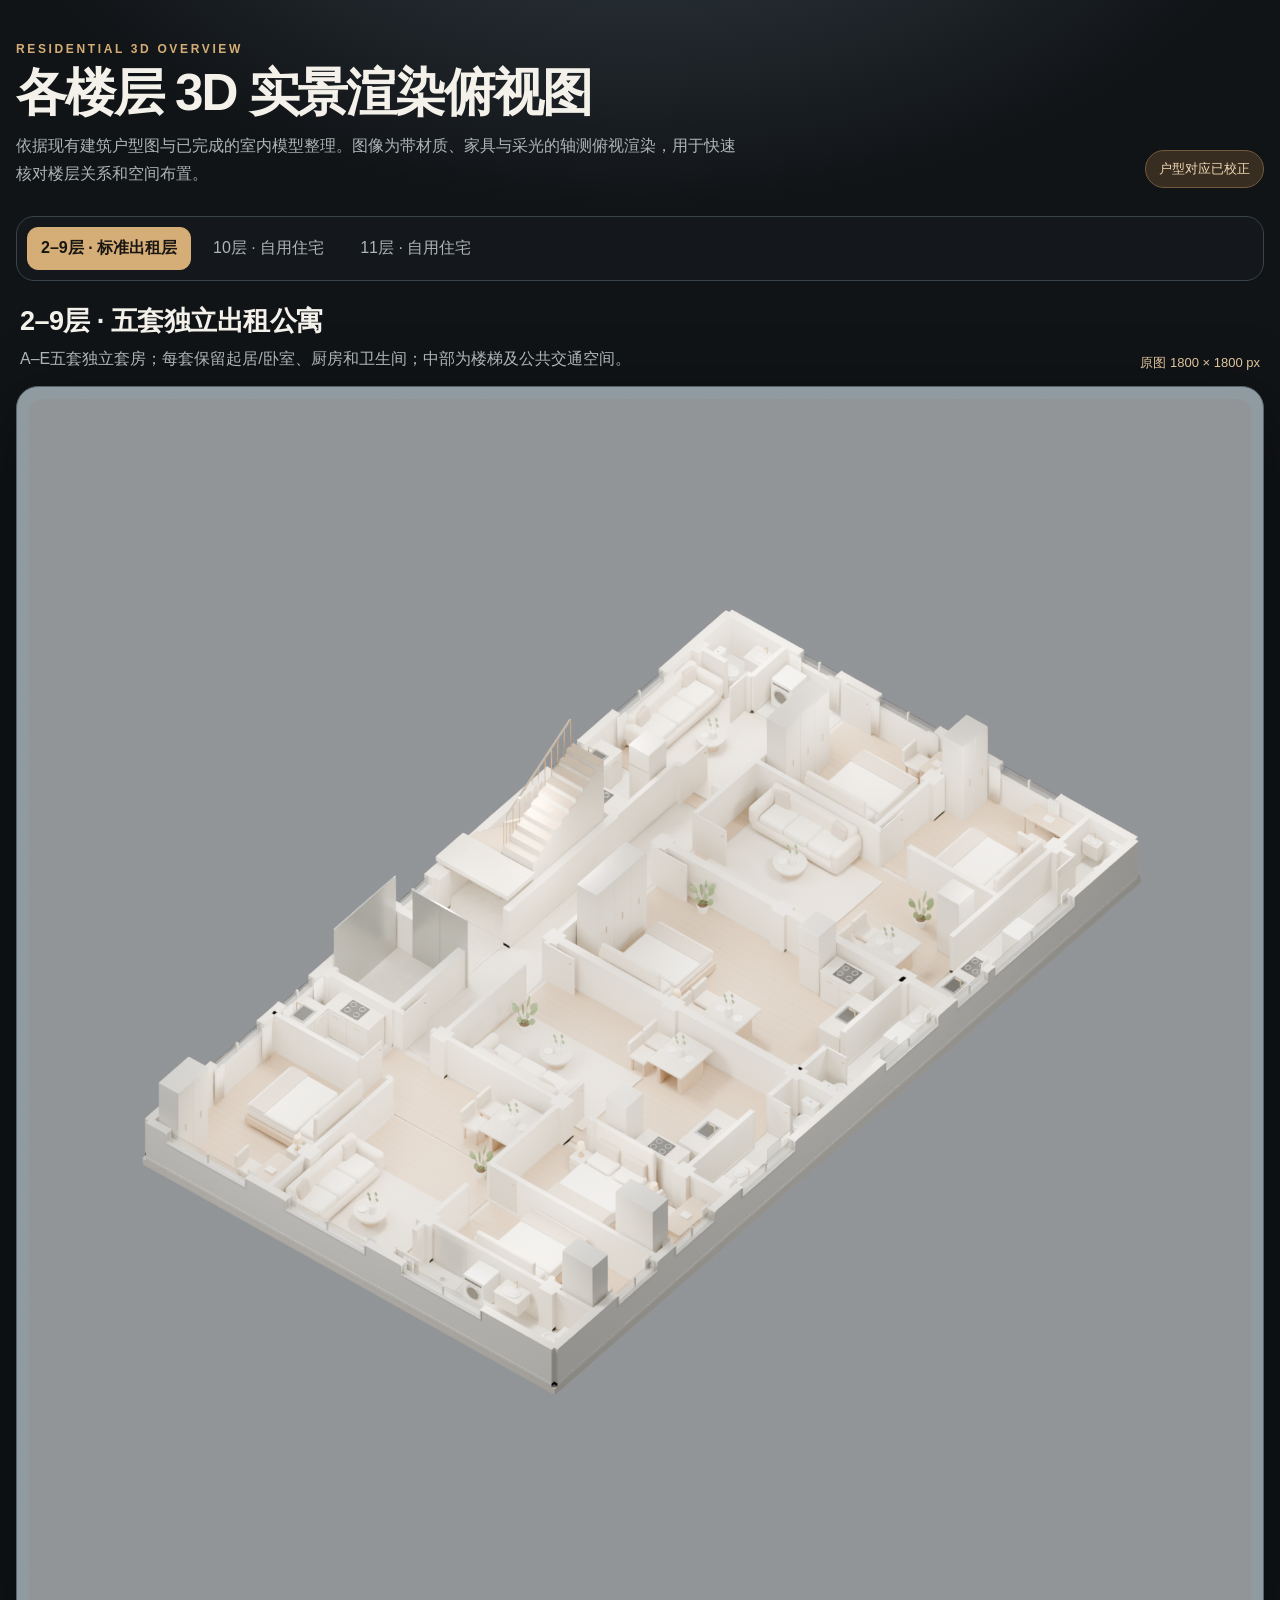
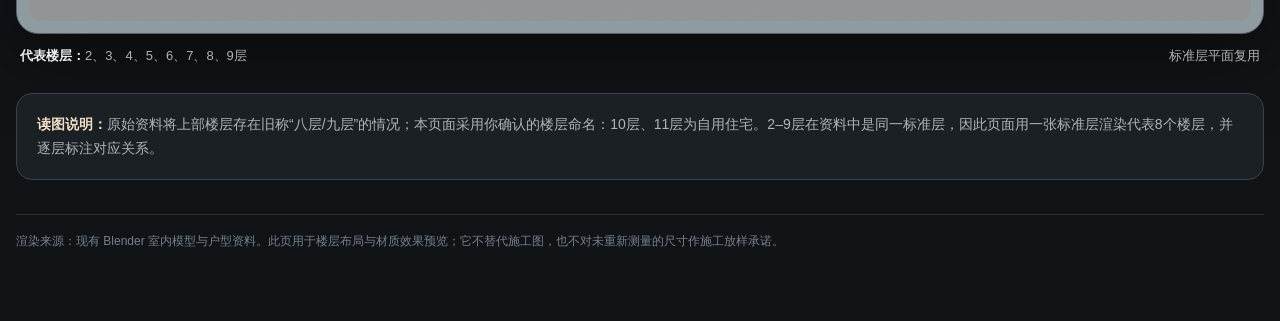
<file: topview/index.html>
<!doctype html>
<html lang="zh-CN">
<head>
<meta charset="utf-8">
<meta name="viewport" content="width=device-width,initial-scale=1,viewport-fit=cover">
<meta name="description" content="周湍淇住宅楼各楼层3D实景渲染俯视图">
<title>住宅楼 · 各楼层3D俯视图</title>
<style>
:root{color-scheme:dark;--bg:#111417;--panel:#1b2024;--panel2:#242b31;--text:#f4f1eb;--muted:#aeb5b7;--accent:#d5ad77;--line:#3a4349}
*{box-sizing:border-box}body{margin:0;background:radial-gradient(1000px 600px at 50% -10%,#354047 0%,var(--bg) 66%);font-family:-apple-system,BlinkMacSystemFont,"SF Pro Display","PingFang SC","Microsoft YaHei",sans-serif;color:var(--text)}
main{width:min(1280px,100% - 32px);margin:auto;padding:42px 0 70px}.eyebrow{font-size:12px;letter-spacing:.22em;text-transform:uppercase;color:var(--accent);font-weight:700}.hero{display:flex;justify-content:space-between;gap:30px;align-items:end;margin-bottom:28px}.hero h1{font-size:clamp(30px,4vw,56px);line-height:1.05;margin:10px 0 12px;letter-spacing:-.04em}.hero p{margin:0;color:var(--muted);max-width:720px;line-height:1.75}.badge{border:1px solid #735a3c;color:#f0d7b4;background:#4b3926aa;border-radius:999px;padding:9px 13px;white-space:nowrap;font-size:13px}
.controls{display:flex;flex-wrap:wrap;gap:8px;background:#171b1fbb;border:1px solid var(--line);border-radius:18px;padding:10px;margin-bottom:18px;position:sticky;top:12px;z-index:5;backdrop-filter:blur(18px)}button{font:inherit;color:var(--muted);background:transparent;border:1px solid transparent;border-radius:11px;padding:10px 13px;cursor:pointer}button:hover{border-color:#53616a;color:#fff}button[aria-selected=true]{background:var(--accent);color:#181512;border-color:var(--accent);font-weight:700}
.scene{display:none}.scene.active{display:block}.meta{display:flex;justify-content:space-between;align-items:end;gap:20px;margin:22px 4px 14px}.meta h2{font-size:27px;margin:0 0 7px;letter-spacing:-.02em}.meta p{color:var(--muted);margin:0;line-height:1.65}.resolution{font-variant-numeric:tabular-nums;color:#dec49e;font-size:13px;white-space:nowrap}.frame{background:#909ba1;border:1px solid #56636b;border-radius:22px;padding:12px;box-shadow:0 20px 70px #0008}.frame img{display:block;width:100%;height:auto;border-radius:13px;background:#879198}.caption{display:flex;justify-content:space-between;gap:20px;color:var(--muted);font-size:13px;line-height:1.6;padding:12px 4px 0}.caption strong{color:#eee}.note{margin-top:26px;padding:18px 20px;border:1px solid var(--line);border-radius:16px;background:var(--panel);color:var(--muted);line-height:1.75;font-size:14px}.note b{color:#f0dfc5}.footer{margin-top:34px;color:#768087;font-size:12px;line-height:1.7;border-top:1px solid #283036;padding-top:16px}@media(max-width:680px){main{width:min(100% - 18px,1280px);padding-top:24px}.hero,.meta,.caption{display:block}.badge{display:inline-block;margin-top:17px}.resolution{margin-top:10px}.controls{top:6px}.frame{padding:6px;border-radius:15px}.frame img{border-radius:10px}}
</style>
</head>
<body>
<main>
  <div class="hero">
    <div><div class="eyebrow">Residential 3D Overview</div><h1>各楼层 3D 实景渲染俯视图</h1><p>依据现有建筑户型图与已完成的室内模型整理。图像为带材质、家具与采光的轴测俯视渲染，用于快速核对楼层关系和空间布置。</p></div>
    <div class="badge">户型对应已校正</div>
  </div>
  <div class="controls" role="tablist" aria-label="楼层选择">
    <button role="tab" aria-selected="true" data-scene="standard">2–9层 · 标准出租层</button>
    <button role="tab" aria-selected="false" data-scene="floor10">10层 · 自用住宅</button>
    <button role="tab" aria-selected="false" data-scene="floor11">11层 · 自用住宅</button>
  </div>
  <section class="scene active" id="standard" aria-labelledby="standard-title">
    <div class="meta"><div><h2 id="standard-title">2–9层 · 五套独立出租公寓</h2><p>A–E五套独立套房；每套保留起居/卧室、厨房和卫生间；中部为楼梯及公共交通空间。</p></div><div class="resolution">原图 1800 × 1800 px</div></div>
    <div class="frame"><img src="standard-2-9-俯视图.png" alt="2至9层五套出租公寓3D实景渲染俯视图" loading="eager"></div>
    <div class="caption"><span><strong>代表楼层：</strong>2、3、4、5、6、7、8、9层</span><span>标准层平面复用</span></div>
  </section>
  <section class="scene" id="floor10" aria-labelledby="floor10-title">
    <div class="meta"><div><h2 id="floor10-title">10层 · 自用住宅</h2><p>自用住宅布局；客厅、卧室、卫浴和楼梯核心按10层建筑图整理，家具朝向按实际使用关系布置。</p></div><div class="resolution">原图 1800 × 1800 px</div></div>
    <div class="frame"><img src="floor10-俯视图.png" alt="10层自用住宅3D实景渲染俯视图" loading="lazy"></div>
    <div class="caption"><span><strong>用途：</strong>业主自用</span><span>自用层</span></div>
  </section>
  <section class="scene" id="floor11" aria-labelledby="floor11-title">
    <div class="meta"><div><h2 id="floor11-title">11层 · 自用住宅</h2><p>厨房按封闭式关系表达，保留厨房与餐厅的分隔；中央吧台不作为开放式厨房岛台使用。</p></div><div class="resolution">原图 1800 × 1800 px</div></div>
    <div class="frame"><img src="floor11-俯视图.png" alt="11层自用住宅3D实景渲染俯视图" loading="lazy"></div>
    <div class="caption"><span><strong>用途：</strong>业主自用</span><span>封闭厨房关系已保留</span></div>
  </section>
  <div class="note"><b>读图说明：</b>原始资料将上部楼层存在旧称“八层/九层”的情况；本页面采用你确认的楼层命名：10层、11层为自用住宅。2–9层在资料中是同一标准层，因此页面用一张标准层渲染代表8个楼层，并逐层标注对应关系。</div>
  <div class="footer">渲染来源：现有 Blender 室内模型与户型资料。此页用于楼层布局与材质效果预览；它不替代施工图，也不对未重新测量的尺寸作施工放样承诺。</div>
</main>
<script>
const buttons=[...document.querySelectorAll('button[data-scene]')];
const scenes=[...document.querySelectorAll('.scene')];
function selectScene(id,writeHash=true){buttons.forEach(b=>b.setAttribute('aria-selected',String(b.dataset.scene===id)));scenes.forEach(s=>s.classList.toggle('active',s.id===id));if(writeHash)history.replaceState(null,'','#'+id)}
buttons.forEach(b=>b.addEventListener('click',()=>selectScene(b.dataset.scene)));
const initial=location.hash.slice(1);selectScene(['standard','floor10','floor11'].includes(initial)?initial:'standard',false);
</script>
</body>
</html>
</file>
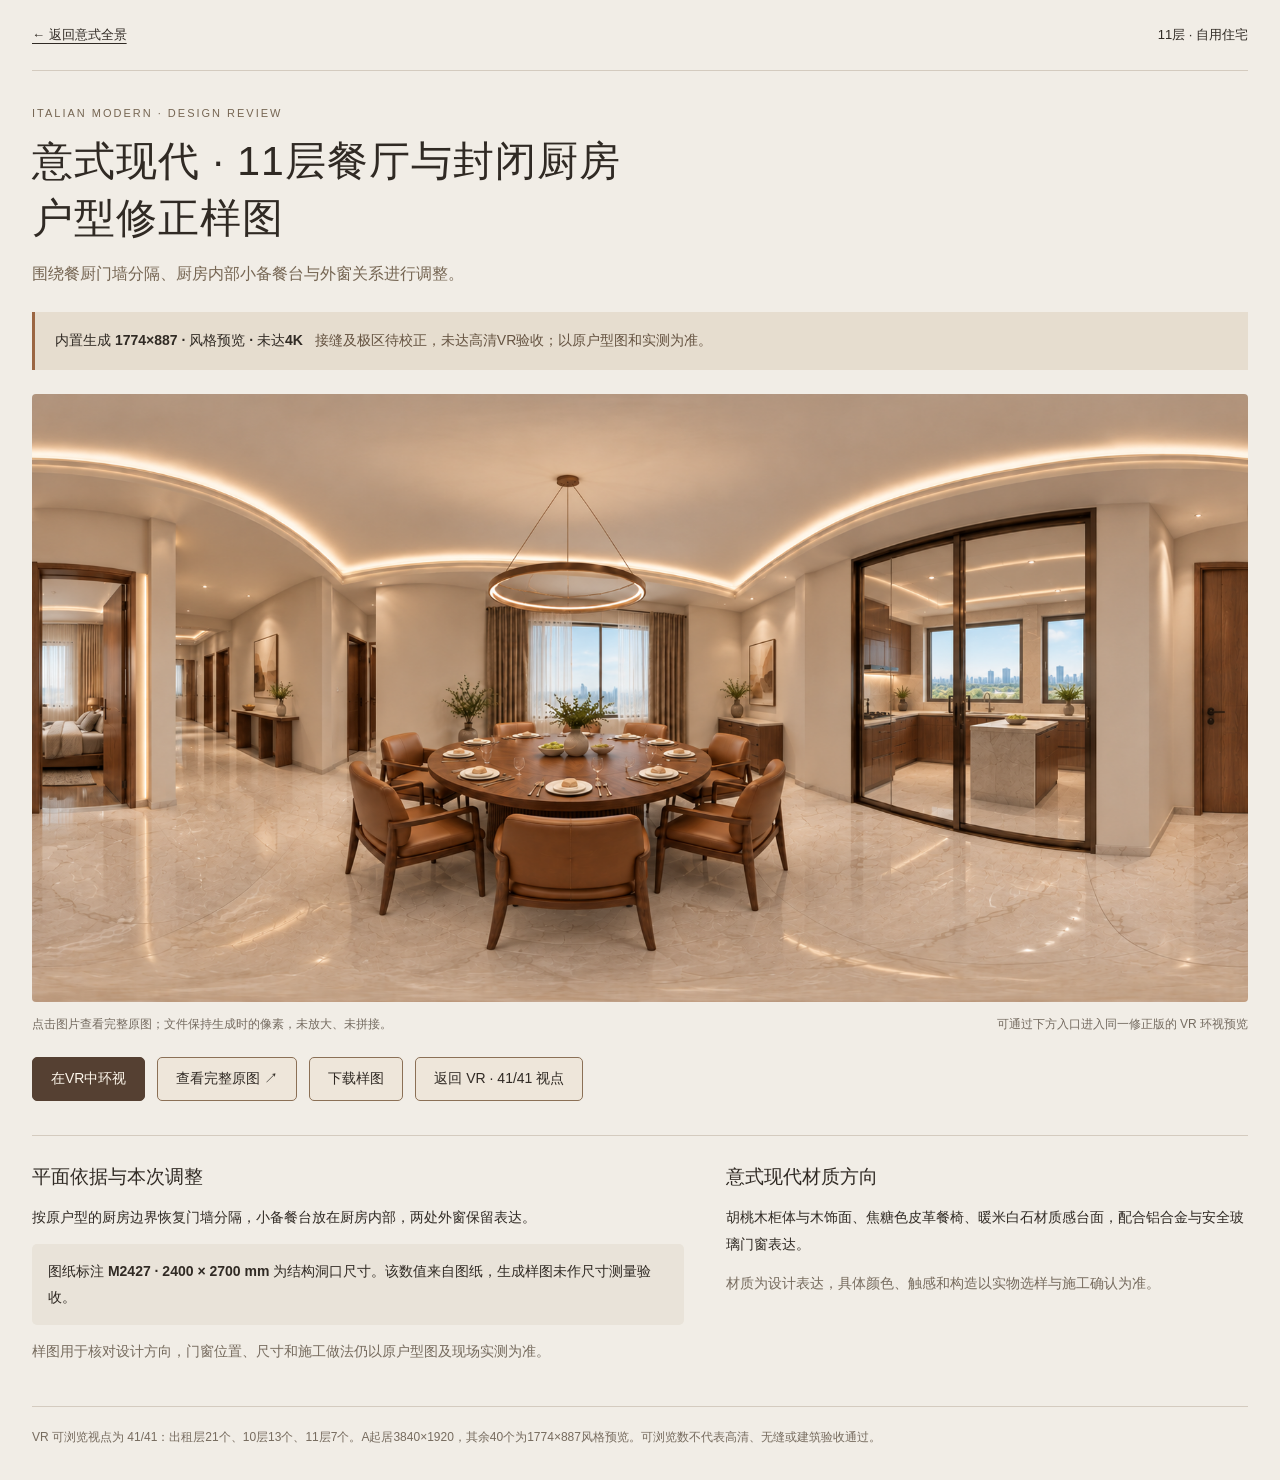
<file: italian/floor11-review.html>
<!doctype html>
<html lang="zh-CN">
<head>
  <meta charset="utf-8">
  <meta name="viewport" content="width=device-width,initial-scale=1">
  <meta name="description" content="意式现代11层餐厅与封闭厨房户型修正样图，可进入VR环视。内置生成1774×887，未达4K，接缝及极区待校正，未达高清VR验收，以原户型图和实测为准。">
  <title>意式现代 · 11层餐厅与封闭厨房 · 户型修正样图</title>
  <style>
    :root{color-scheme:light;font-family:-apple-system,BlinkMacSystemFont,"PingFang SC","Microsoft YaHei",sans-serif;color:#302a24;background:#f1ede6;font-synthesis:none}*{box-sizing:border-box}body{margin:0}a{color:inherit;text-underline-offset:4px}a:focus-visible{outline:3px solid #975b38;outline-offset:5px}header,main,footer{width:min(1400px,calc(100% - 64px));margin:auto}header{display:flex;justify-content:space-between;gap:20px;padding:26px 0;border-bottom:1px solid #d4cbbf;font-size:13px}.eyebrow{letter-spacing:2px;font-size:11px;color:#766653;margin:36px 0 14px}h1{font-weight:500;font-size:clamp(25px,3.2vw,42px);line-height:1.4;letter-spacing:1px;margin:0 0 12px}.subtitle{color:#766653;line-height:1.8;margin:0 0 24px}.status{display:flex;flex-wrap:wrap;gap:12px;align-items:center;padding:16px 20px;background:#e6ddcf;border-left:3px solid #9b6642;line-height:1.8;font-size:14px}.status strong{font-weight:600}.status span{color:#655341}figure{margin:24px 0 0}figure>a{display:block;background:#ded7cc;border-radius:4px;overflow:hidden}img{display:block;width:100%;height:auto}figcaption{display:flex;justify-content:space-between;gap:12px;flex-wrap:wrap;font-size:12px;line-height:1.8;color:#746b60;margin-top:12px}.actions{display:flex;flex-wrap:wrap;gap:12px;margin:22px 0 34px}.button{display:inline-flex;align-items:center;justify-content:center;padding:12px 18px;border:1px solid #8b7056;border-radius:5px;background:#eee6da;text-decoration:none;font-size:14px}.button.primary{background:#554032;color:#fff8ed;border-color:#554032}.notes{display:grid;grid-template-columns:1.25fr 1fr;gap:42px;border-top:1px solid #d4cbbf;padding:28px 0}h2{font-size:19px;font-weight:500;margin:0 0 14px}.notes p{font-size:14px;line-height:1.9;margin:0 0 13px}.dimension{padding:14px 16px;background:#e9e3d9;border-radius:5px}.muted{color:#766b5e}footer{padding:20px 0 32px;border-top:1px solid #d4cbbf;color:#766b5e;font-size:12px;line-height:1.8}@media(max-width:700px){header,main,footer{width:calc(100% - 32px)}header{padding:20px 0;font-size:12px}.eyebrow{margin-top:28px;font-size:9px}h1{font-size:26px}.notes{grid-template-columns:1fr;gap:16px}.actions{gap:10px;margin-bottom:28px}.button{font-size:13px;padding:11px 14px}.status{padding:13px 15px;gap:4px}.status span{display:block;width:100%}}
  </style>
</head>
<body>
  <header><a href="./">← 返回意式全景</a><span>11层 · 自用住宅</span></header>
  <main>
    <p class="eyebrow">ITALIAN MODERN · DESIGN REVIEW</p>
    <h1>意式现代 · 11层餐厅与封闭厨房<br>户型修正样图</h1>
    <p class="subtitle">围绕餐厨门墙分隔、厨房内部小备餐台与外窗关系进行调整。</p>
    <div class="status"><strong>内置生成 1774×887 · 风格预览 · 未达4K</strong><span>接缝及极区待校正，未达高清VR验收；以原户型图和实测为准。</span></div>
    <figure>
      <a href="design-previews/floor11-closed-kitchen-v3.png" target="_blank" rel="noopener" aria-label="打开1774×887完整样图">
        <img src="design-previews/floor11-closed-kitchen-v3.png" width="1774" height="887" alt="意式现代11层餐厅与封闭厨房户型修正样图，以胡桃木、焦糖皮和暖米白石表达空间。">
      </a>
      <figcaption><span>点击图片查看完整原图；文件保持生成时的像素，未放大、未拼接。</span><span>可通过下方入口进入同一修正版的 VR 环视预览</span></figcaption>
    </figure>
    <div class="actions"><a class="button primary" href="./#floor11_02">在VR中环视</a><a class="button" href="design-previews/floor11-closed-kitchen-v3.png" target="_blank" rel="noopener">查看完整原图 ↗</a><a class="button" href="design-previews/floor11-closed-kitchen-v3.png" download="11层餐厅与封闭厨房_户型修正样图_1774x887.png">下载样图</a><a class="button" href="./">返回 VR · 41/41 视点</a></div>
    <section class="notes" aria-label="户型与材质说明">
      <div>
        <h2>平面依据与本次调整</h2>
        <p>按原户型的厨房边界恢复门墙分隔，小备餐台放在厨房内部，两处外窗保留表达。</p>
        <p class="dimension">图纸标注 <strong>M2427 · 2400 × 2700 mm</strong> 为结构洞口尺寸。该数值来自图纸，生成样图未作尺寸测量验收。</p>
        <p class="muted">样图用于核对设计方向，门窗位置、尺寸和施工做法仍以原户型图及现场实测为准。</p>
      </div>
      <div>
        <h2>意式现代材质方向</h2>
        <p>胡桃木柜体与木饰面、焦糖色皮革餐椅、暖米白石材质感台面，配合铝合金与安全玻璃门窗表达。</p>
        <p class="muted">材质为设计表达，具体颜色、触感和构造以实物选样与施工确认为准。</p>
      </div>
    </section>
  </main>
  <footer>VR 可浏览视点为 41/41：出租层21个、10层13个、11层7个。A起居3840×1920，其余40个为1774×887风格预览。可浏览数不代表高清、无缝或建筑验收通过。</footer>
</body>
</html>
</file>
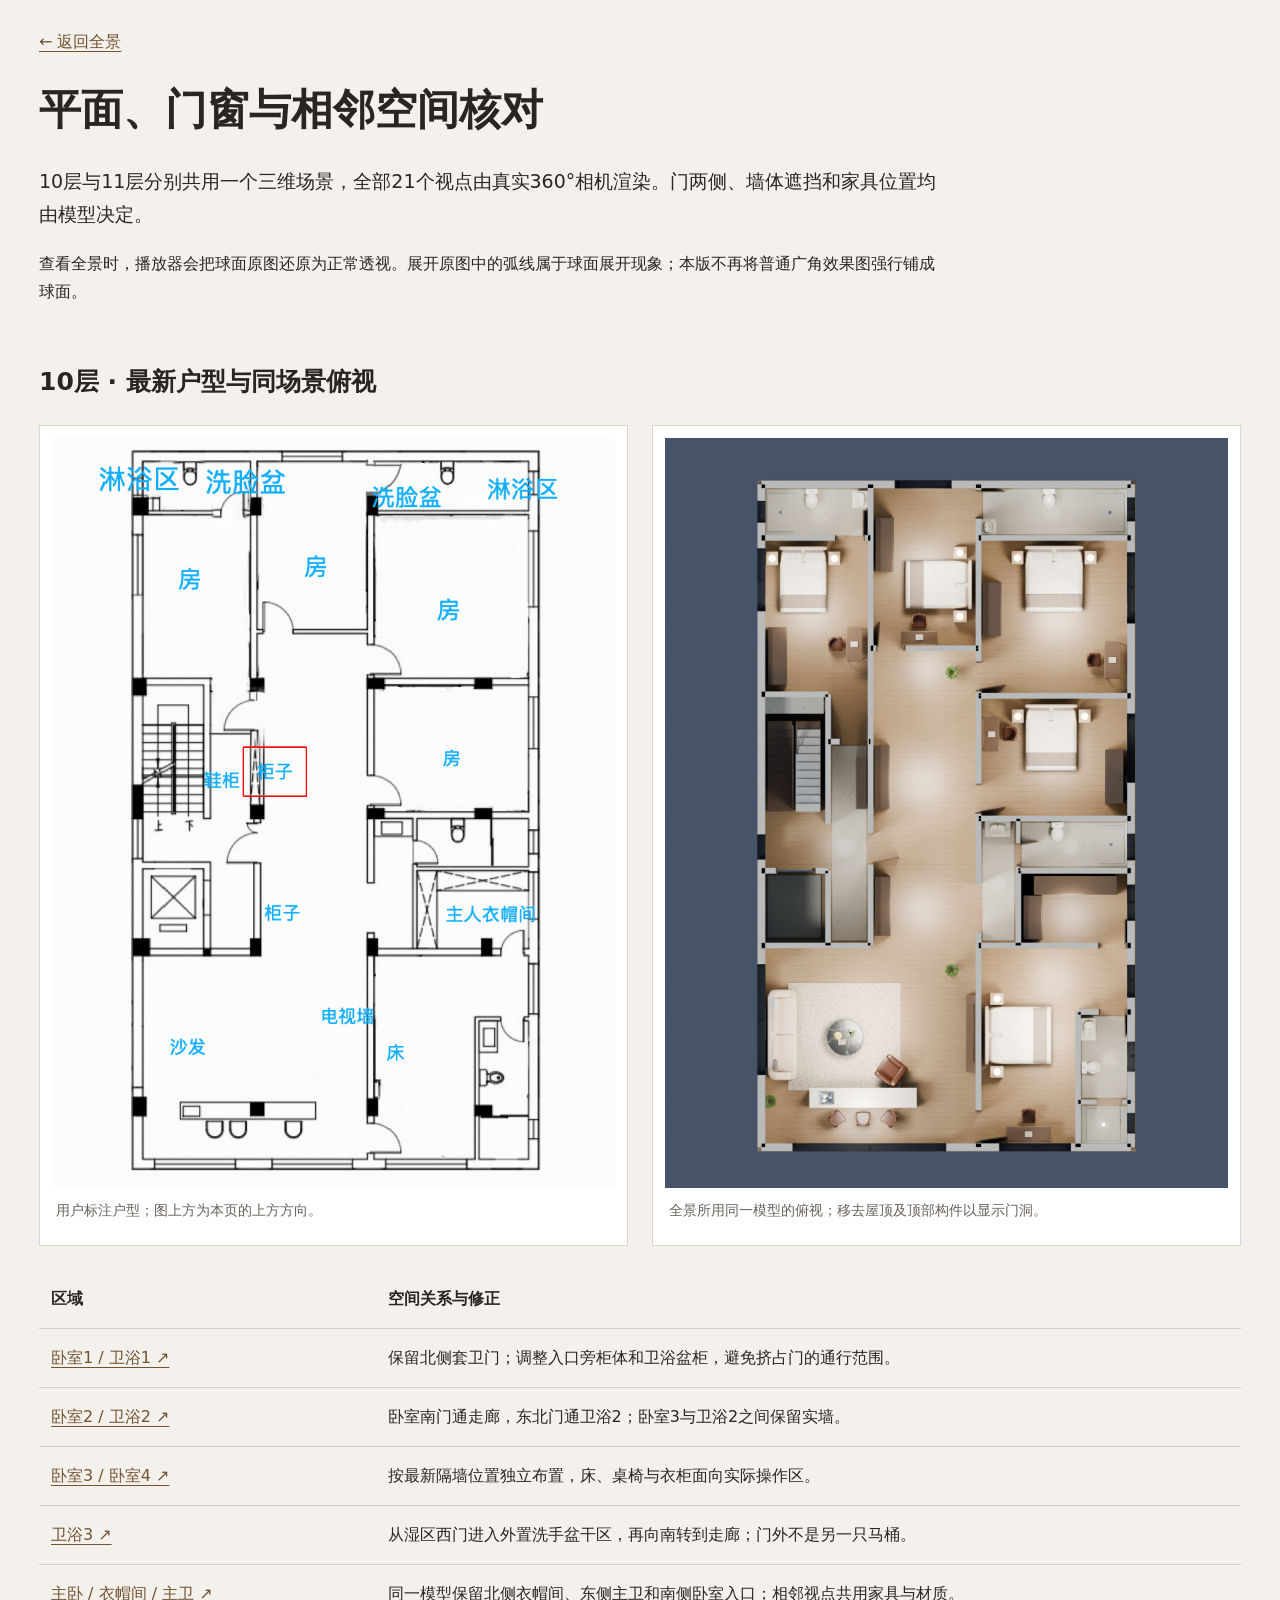
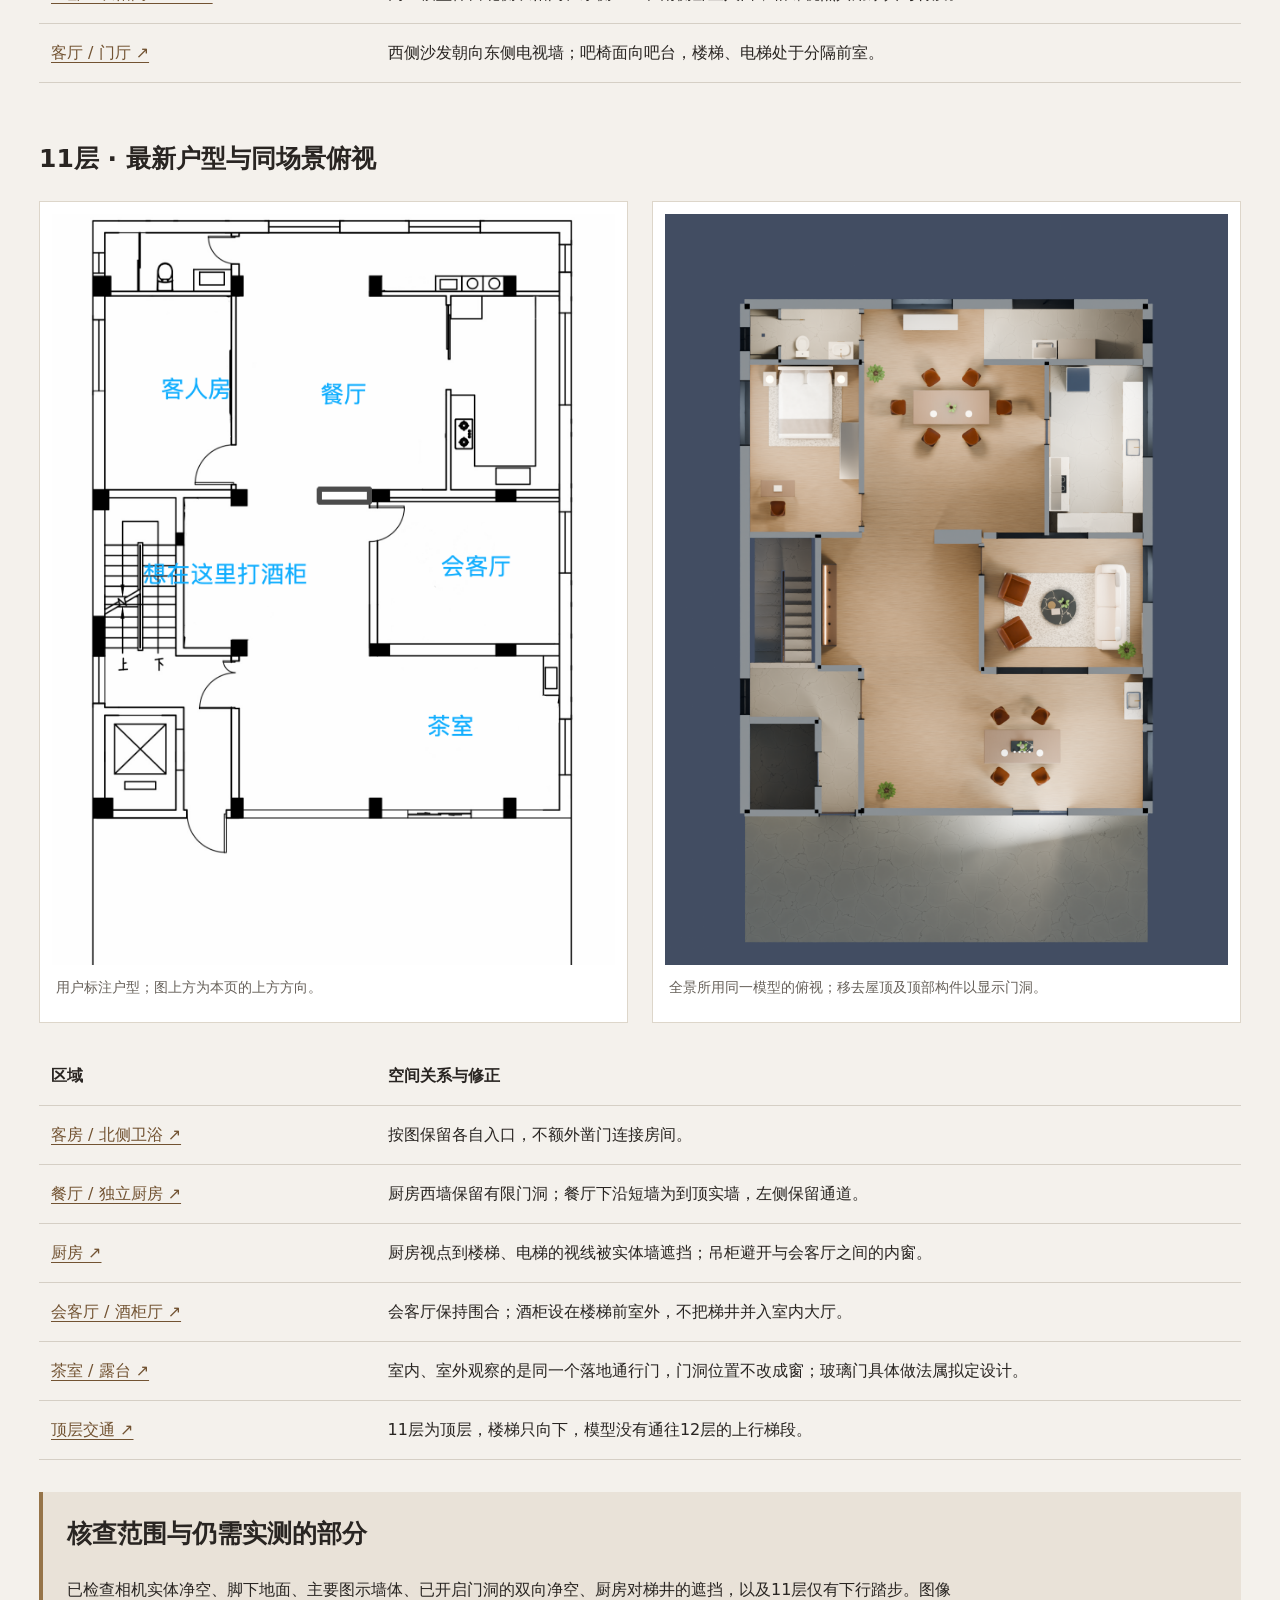
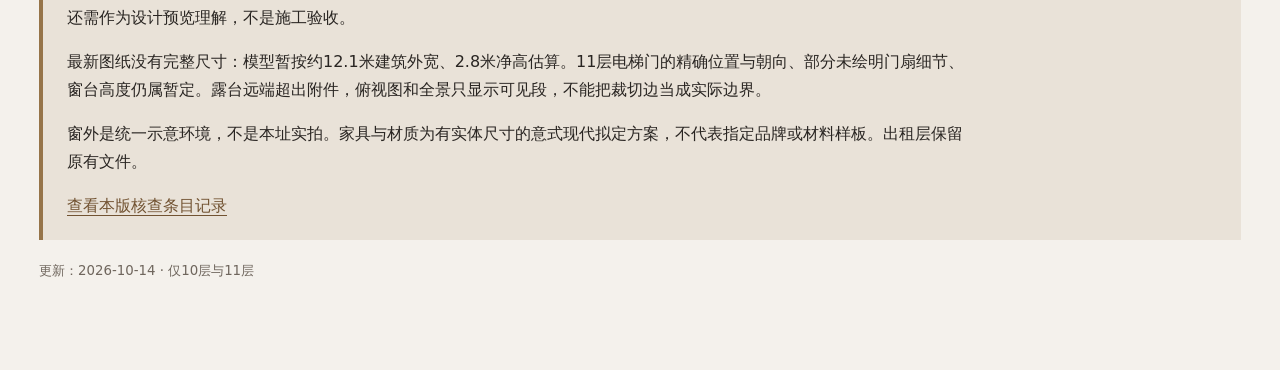
<file: italian/structure.html>
<!doctype html><html lang="zh-CN"><meta charset="utf-8"><meta name="viewport" content="width=device-width,initial-scale=1"><title>10层与11层 · 平面与门窗核对</title><style>
*{box-sizing:border-box}body{margin:0;background:#f4f1ec;color:#292522;font:16px/1.75 system-ui,sans-serif}main{max-width:1250px;margin:auto;padding:28px 24px 70px}a{color:#725332;text-underline-offset:4px}h1{font-size:clamp(26px,4vw,42px);line-height:1.25}h2{font-size:25px;margin-top:54px}p{max-width:900px}.intro{font-size:19px}.pair{display:grid;grid-template-columns:1fr 1fr;gap:24px;align-items:start}figure{margin:0;background:white;border:1px solid #ddd6ca;padding:12px}img{display:block;width:100%;height:auto}figcaption{font-size:14px;color:#67615a;margin:10px 4px}table{border-collapse:collapse;width:100%;margin-top:24px}th,td{padding:15px 12px;text-align:left;border-bottom:1px solid #d5cfc5;vertical-align:top}td:first-child{width:28%}.note{background:#e9e2d8;padding:20px 24px;margin-top:32px;border-left:4px solid #967449}small{color:#6f665d}@media(max-width:700px){main{padding:20px 16px}.pair{grid-template-columns:1fr}td:first-child{width:33%}}
</style><main><a href="index.html#floor10_02">← 返回全景</a><h1>平面、门窗与相邻空间核对</h1><p class="intro">10层与11层分别共用一个三维场景，全部21个视点由真实360°相机渲染。门两侧、墙体遮挡和家具位置均由模型决定。</p><p>查看全景时，播放器会把球面原图还原为正常透视。展开原图中的弧线属于球面展开现象；本版不再将普通广角效果图强行铺成球面。</p><section><h2>10层 · 最新户型与同场景俯视</h2><div class="pair"><figure><a href="plans/20261014/floor10-labeled.png"><img src="plans/20261014/floor10-labeled.png" alt="10层用户标注户型" loading="lazy"></a><figcaption>用户标注户型；图上方为本页的上方方向。</figcaption></figure><figure><a href="structure/floor10-overview.png"><img src="structure/floor10-overview.png" alt="10层统一模型俯视" loading="lazy"></a><figcaption>全景所用同一模型的俯视；移去屋顶及顶部构件以显示门洞。</figcaption></figure></div><table><thead><tr><th>区域</th><th>空间关系与修正</th></tr></thead><tbody><tr><td><a href="index.html#floor10_00">卧室1 / 卫浴1 ↗</a></td><td>保留北侧套卫门；调整入口旁柜体和卫浴盆柜，避免挤占门的通行范围。</td></tr><tr><td><a href="index.html#floor10_02">卧室2 / 卫浴2 ↗</a></td><td>卧室南门通走廊，东北门通卫浴2；卧室3与卫浴2之间保留实墙。</td></tr><tr><td><a href="index.html#floor10_05">卧室3 / 卧室4 ↗</a></td><td>按最新隔墙位置独立布置，床、桌椅与衣柜面向实际操作区。</td></tr><tr><td><a href="index.html#floor10_06">卫浴3 ↗</a></td><td>从湿区西门进入外置洗手盆干区，再向南转到走廊；门外不是另一只马桶。</td></tr><tr><td><a href="index.html#floor10_08">主卧 / 衣帽间 / 主卫 ↗</a></td><td>同一模型保留北侧衣帽间、东侧主卫和南侧卧室入口；相邻视点共用家具与材质。</td></tr><tr><td><a href="index.html#floor10_11">客厅 / 门厅 ↗</a></td><td>西侧沙发朝向东侧电视墙；吧椅面向吧台，楼梯、电梯处于分隔前室。</td></tr></tbody></table></section><section><h2>11层 · 最新户型与同场景俯视</h2><div class="pair"><figure><a href="plans/20261014/floor11-labeled.png"><img src="plans/20261014/floor11-labeled.png" alt="11层用户标注户型" loading="lazy"></a><figcaption>用户标注户型；图上方为本页的上方方向。</figcaption></figure><figure><a href="structure/floor11-overview.png"><img src="structure/floor11-overview.png" alt="11层统一模型俯视" loading="lazy"></a><figcaption>全景所用同一模型的俯视；移去屋顶及顶部构件以显示门洞。</figcaption></figure></div><table><thead><tr><th>区域</th><th>空间关系与修正</th></tr></thead><tbody><tr><td><a href="index.html#floor11_00">客房 / 北侧卫浴 ↗</a></td><td>按图保留各自入口，不额外凿门连接房间。</td></tr><tr><td><a href="index.html#floor11_02">餐厅 / 独立厨房 ↗</a></td><td>厨房西墙保留有限门洞；餐厅下沿短墙为到顶实墙，左侧保留通道。</td></tr><tr><td><a href="index.html#floor11_07">厨房 ↗</a></td><td>厨房视点到楼梯、电梯的视线被实体墙遮挡；吊柜避开与会客厅之间的内窗。</td></tr><tr><td><a href="index.html#floor11_03">会客厅 / 酒柜厅 ↗</a></td><td>会客厅保持围合；酒柜设在楼梯前室外，不把梯井并入室内大厅。</td></tr><tr><td><a href="index.html#floor11_04">茶室 / 露台 ↗</a></td><td>室内、室外观察的是同一个落地通行门，门洞位置不改成窗；玻璃门具体做法属拟定设计。</td></tr><tr><td><a href="index.html#floor11_05">顶层交通 ↗</a></td><td>11层为顶层，楼梯只向下，模型没有通往12层的上行梯段。</td></tr></tbody></table></section><section class="note"><h2 style="margin-top:0">核查范围与仍需实测的部分</h2><p>已检查相机实体净空、脚下地面、主要图示墙体、已开启门洞的双向净空、厨房对梯井的遮挡，以及11层仅有下行踏步。图像还需作为设计预览理解，不是施工验收。</p><p>最新图纸没有完整尺寸：模型暂按约12.1米建筑外宽、2.8米净高估算。11层电梯门的精确位置与朝向、部分未绘明门扇细节、窗台高度仍属暂定。露台远端超出附件，俯视图和全景只显示可见段，不能把裁切边当成实际边界。</p><p>窗外是统一示意环境，不是本址实拍。家具与材质为有实体尺寸的意式现代拟定方案，不代表指定品牌或材料样板。出租层保留原有文件。</p><a href="structure/checks.json">查看本版核查条目记录</a></section><p><small>更新：2026-10-14 · 仅10层与11层</small></p></main></html>
</file>
